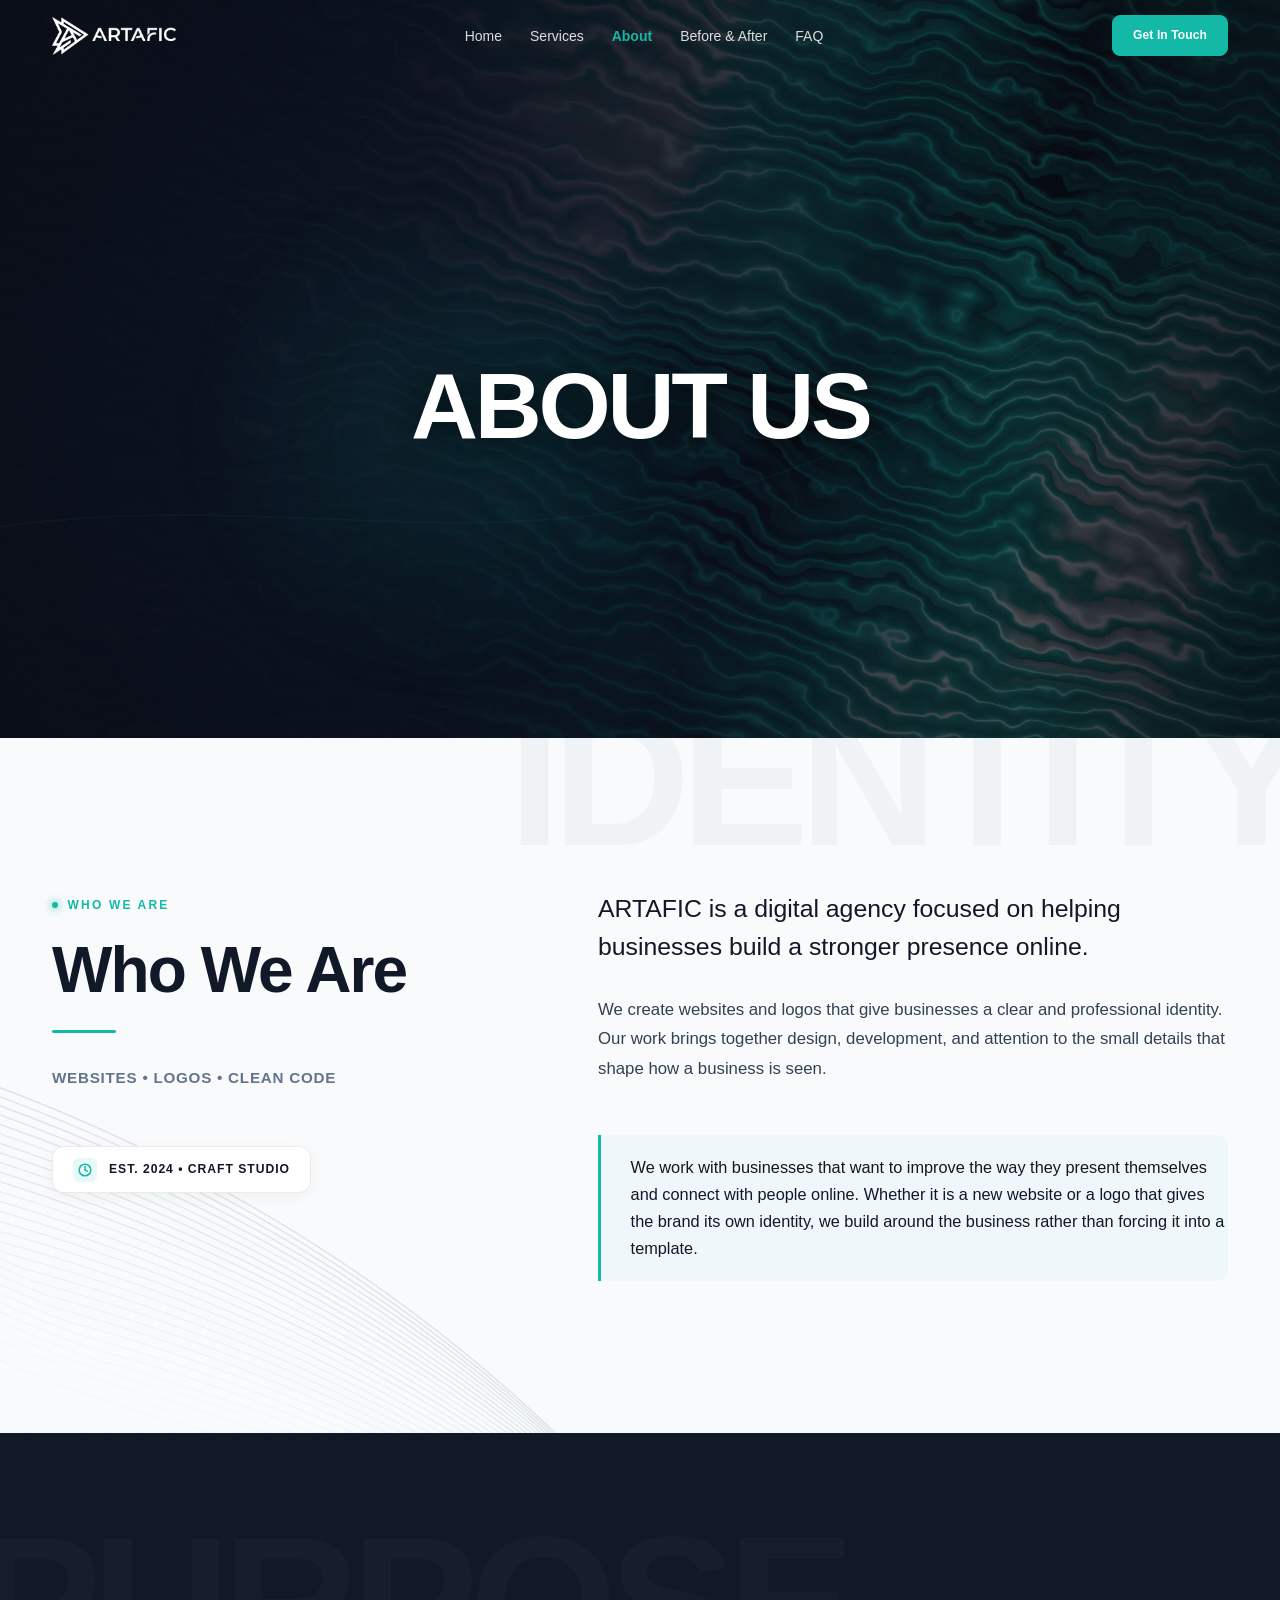
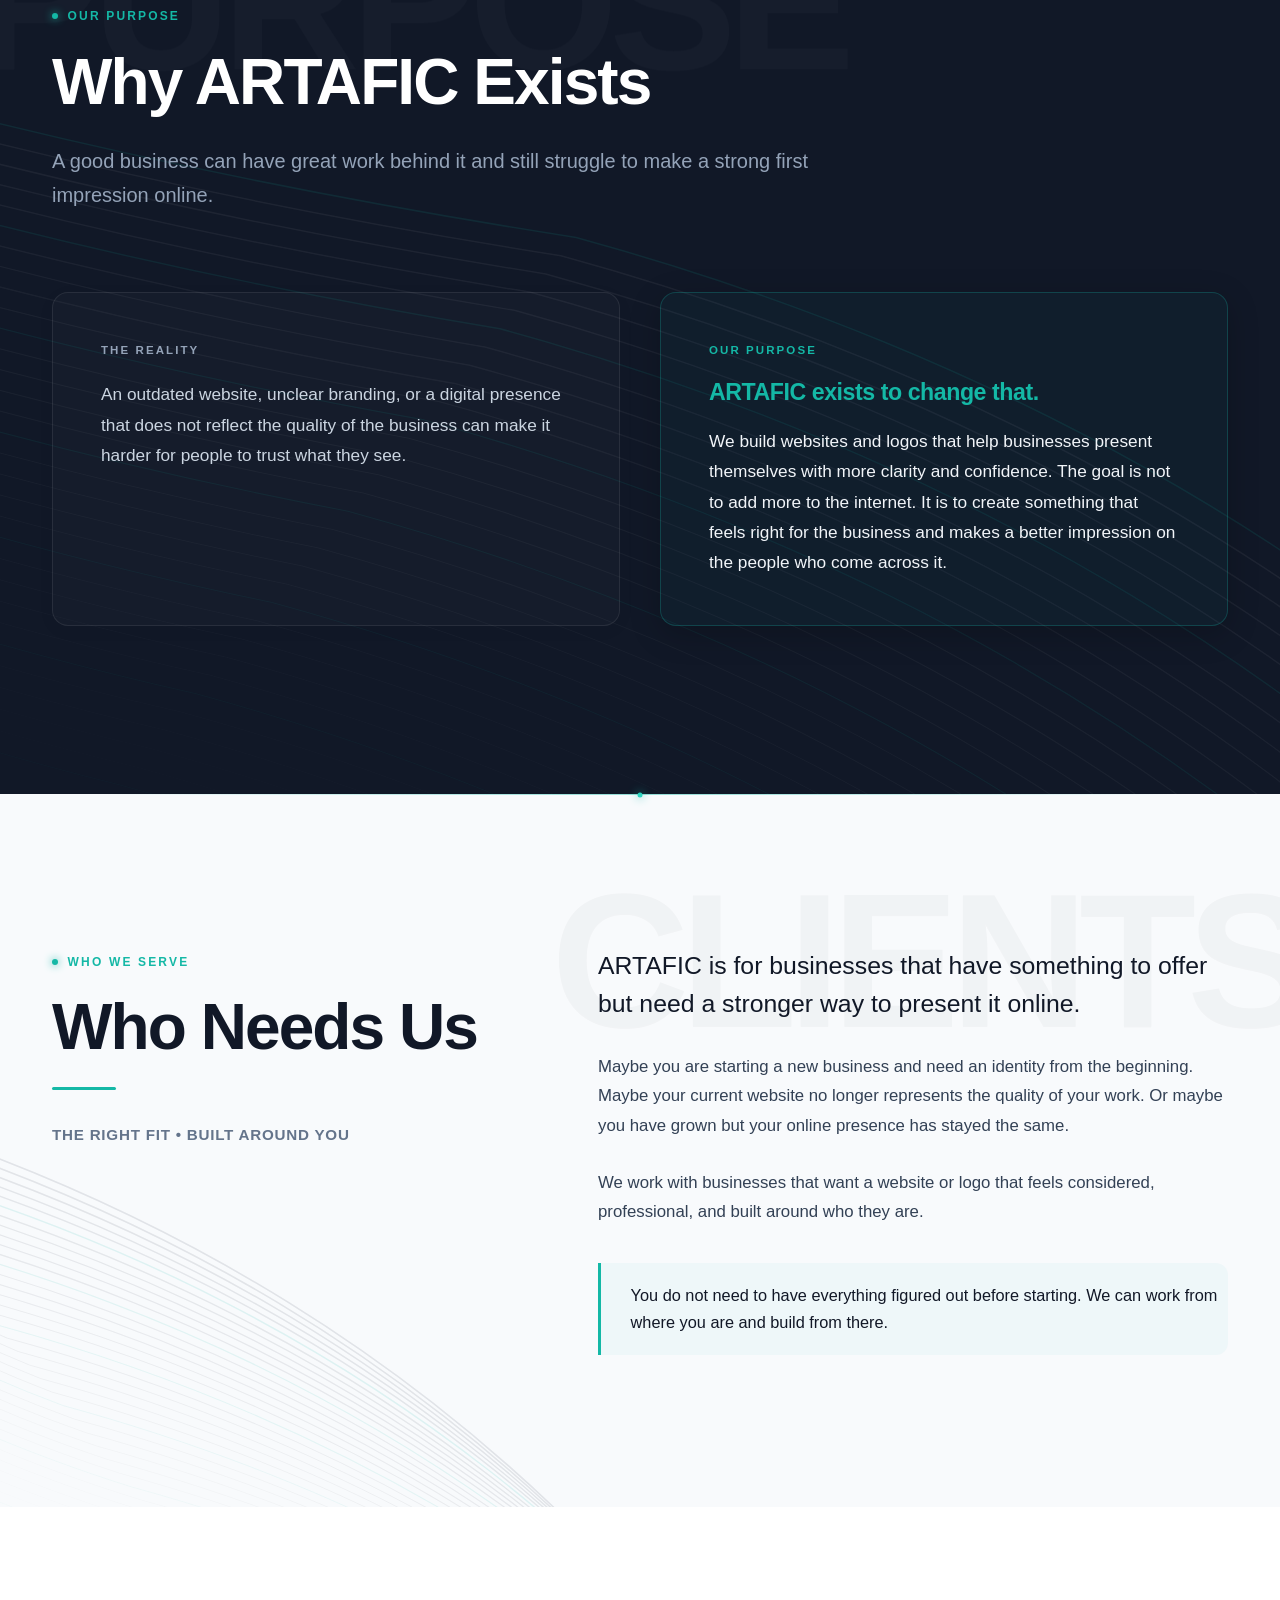
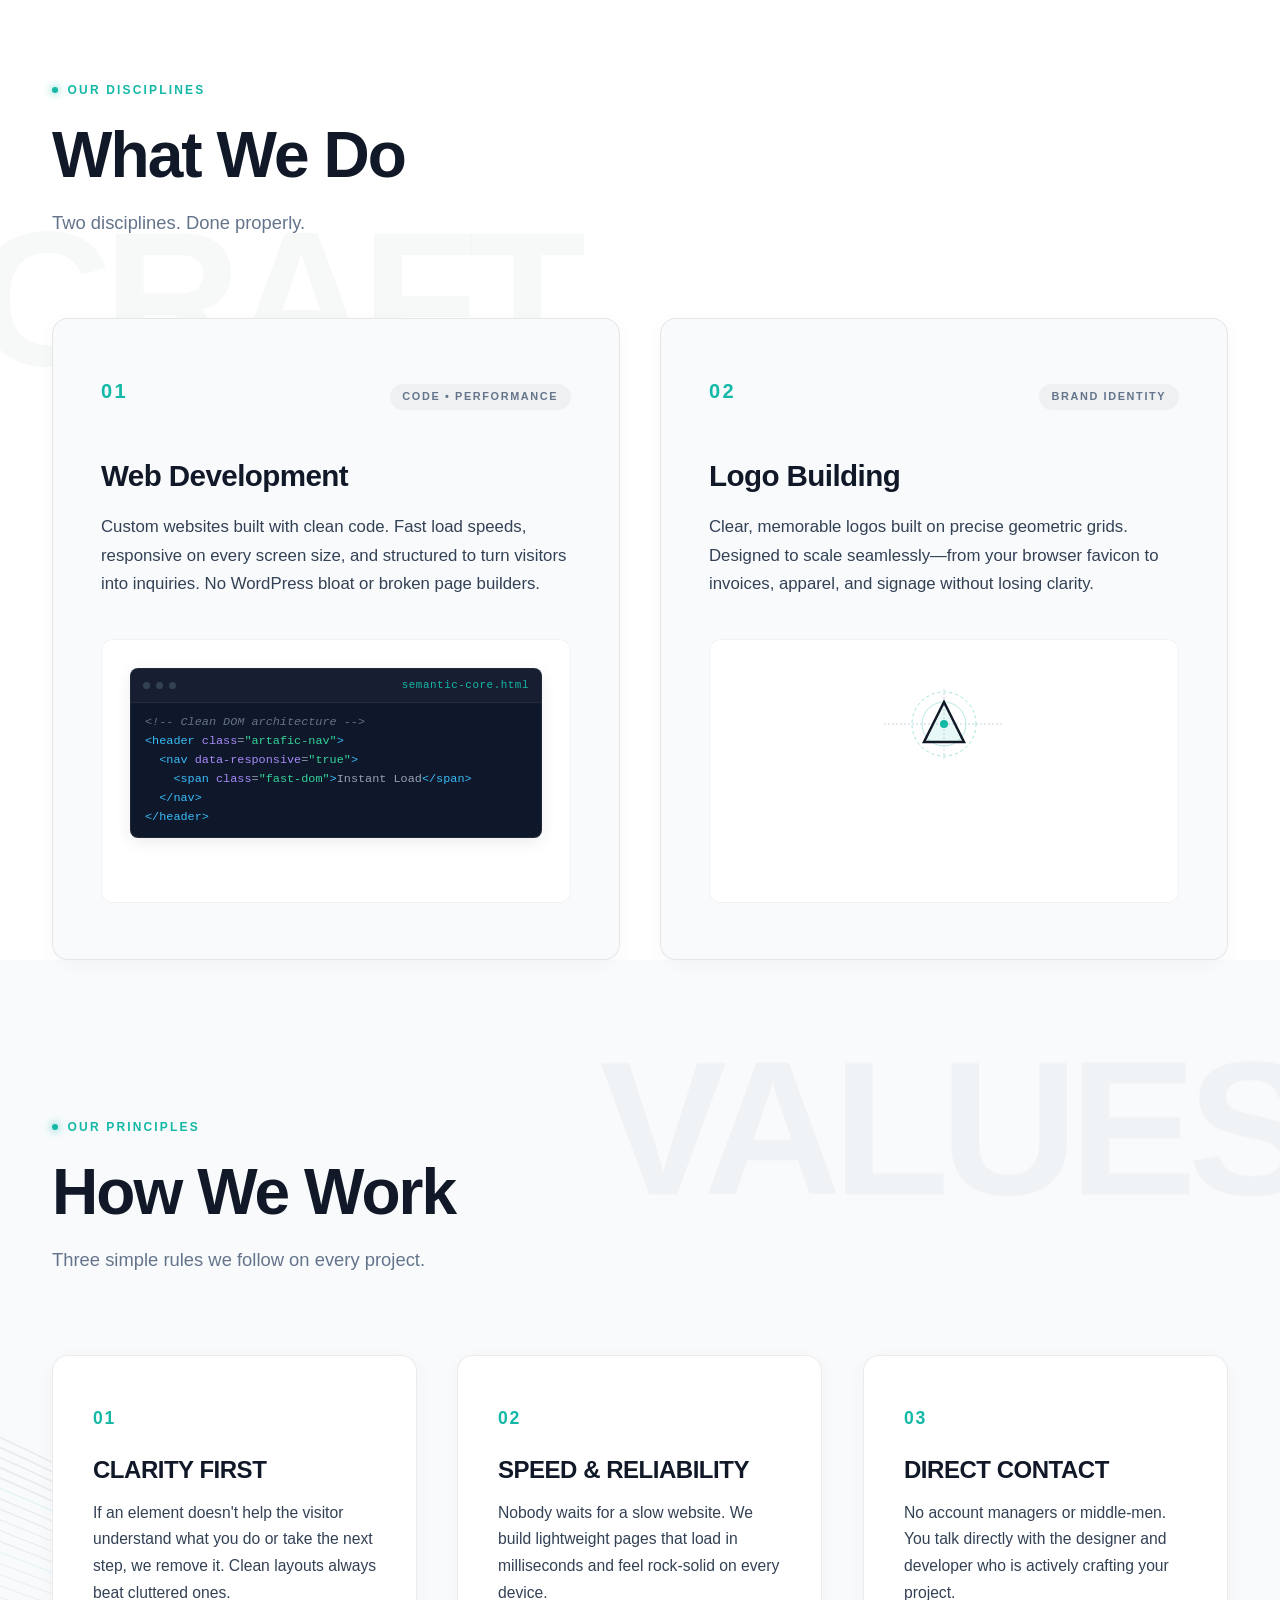
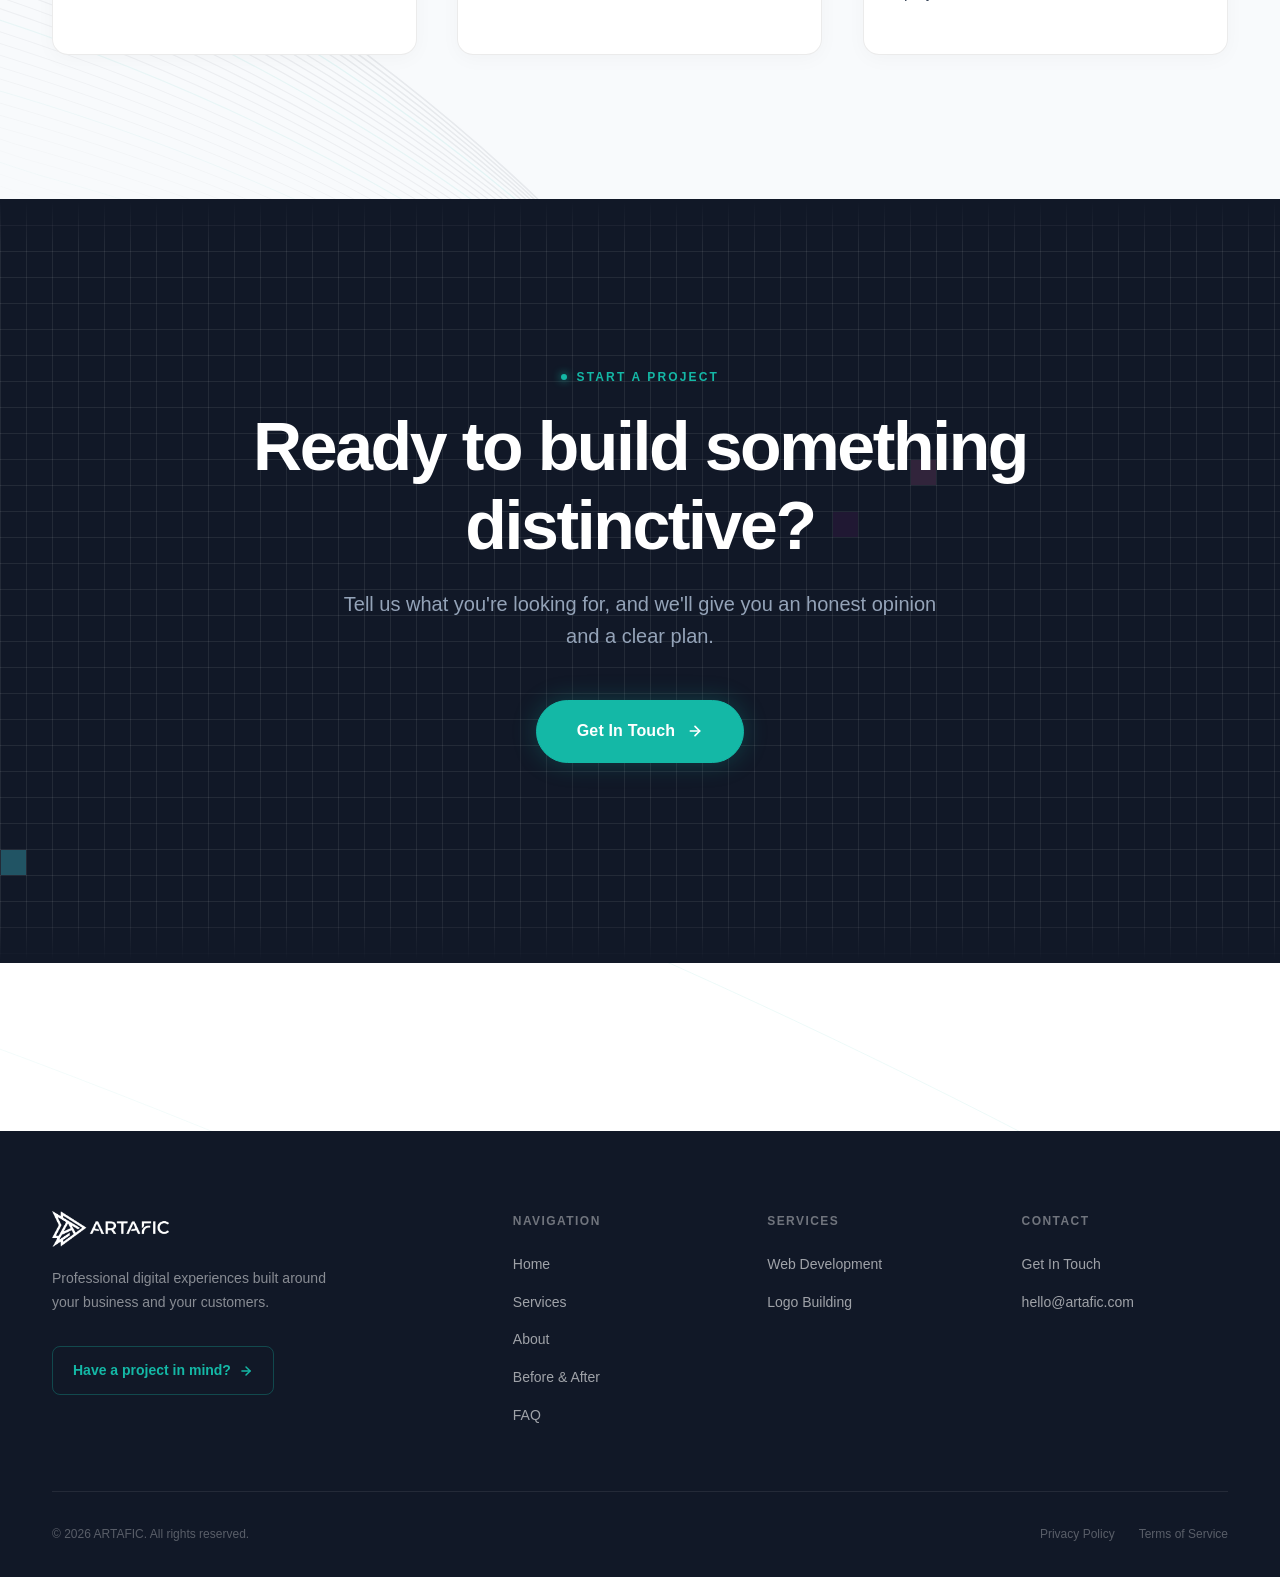
<file: about.html>
<!DOCTYPE html>
<html lang="en">
<head>
  <meta charset="UTF-8" />
  <meta name="viewport" content="width=device-width, initial-scale=1.0" />
  <meta http-equiv="X-UA-Compatible" content="IE=edge" />

  <!-- Security Headers -->
  <meta http-equiv="Content-Security-Policy" content="default-src 'self'; script-src 'self' 'unsafe-inline' https://esm.sh; style-src 'self' 'unsafe-inline' https://fonts.googleapis.com; font-src 'self' https://fonts.gstatic.com; img-src 'self' data: https://motionsites.ai https://cdn.cosmos.so https://shrug-person-78902957.figma.site; connect-src 'self' https://esm.sh; object-src 'none'; base-uri 'self'; form-action 'self' mailto:;" />
  <meta http-equiv="X-Content-Type-Options" content="nosniff" />
  <meta http-equiv="Referrer-Policy" content="strict-origin-when-cross-origin" />

  <!-- SEO -->
  <meta name="google-site-verification" content="a_2RpcLyJkDHQhTWIVu5BeVPZF6huv7hIAScZ9HsRRM" />
  <title>About &mdash; ARTAFIC | Websites &amp; Logos for Serious Businesses</title>
  <meta name="description" content="Learn about ARTAFIC. We build custom websites and design clean logos for businesses that want to look professional online." />
  <meta name="robots" content="index, follow" />
  <link rel="canonical" href="https://artafic.vercel.app/about" />
  <link rel="icon" type="image/svg+xml" href="assets/images/favicon.svg?v=3.0" />
  <link rel="icon" type="image/png" sizes="48x48" href="assets/images/favicon-48x48.png?v=3.0" />
  <link rel="icon" type="image/png" sizes="32x32" href="assets/images/favicon-32x32.png?v=3.0" />
  <link rel="icon" type="image/png" sizes="16x16" href="assets/images/favicon-16x16.png?v=3.0" />
  <link rel="shortcut icon" href="favicon.ico?v=3.0" />
  <link rel="apple-touch-icon" sizes="180x180" href="assets/images/apple-touch-icon.png?v=3.0" />

  <!-- Open Graph -->
  <meta property="og:type" content="website" />
  <meta property="og:url" content="https://artafic.vercel.app/about" />
  <meta property="og:title" content="About &mdash; ARTAFIC" />
  <meta property="og:description" content="Learn about ARTAFIC. We build custom websites and design clean logos for businesses that want to look professional online." />
  <meta property="og:image" content="https://artafic.vercel.app/assets/images/og-image.jpg?v=2.0" />
  <meta property="og:image:width" content="1200" />
  <meta property="og:image:height" content="630" />
  <meta property="og:image:type" content="image/jpeg" />
  <meta name="twitter:card" content="summary_large_image" />
  <meta name="twitter:title" content="About &mdash; ARTAFIC" />
  <meta name="twitter:description" content="Learn about ARTAFIC. We build custom websites and design clean logos for businesses that want to look professional online." />
  <meta name="twitter:image" content="https://artafic.vercel.app/assets/images/og-image.jpg?v=2.0" />

  <!-- Fonts -->
  <link rel="preconnect" href="https://fonts.googleapis.com" />
  <link rel="preconnect" href="https://fonts.gstatic.com" crossorigin />
  <link href="https://fonts.googleapis.com/css2?family=Unbounded:wght@400;500;600;700;800&family=Montserrat:wght@400;500;600;700;800&family=Inter:wght@400;500;600&display=swap" rel="stylesheet" />

  <!-- Styles -->
  <link rel="stylesheet" href="css/styles.css?v=5.6" />
  <link rel="stylesheet" href="css/about.css?v=3.5" />
</head>
<body class="about-page">

<!-- Top Scroll Progress Indicator -->
<div id="about-scroll-progress" class="about-scroll-progress" role="progressbar" aria-label="Page reading progress"></div>

<!-- ARTAFIC Branded Loader (Solid Wordmark + SelfMadeSystem Stroke Animation) -->
<div id="artafic-loader" class="artafic-loading-overlay">
  <div class="artafic-loader" role="status" aria-label="Loading ARTAFIC">
    <svg xmlns="http://www.w3.org/2000/svg" viewBox="-25 -20 2045 365" class="artafic-wordmark-svg" aria-hidden="true">
      <!-- Layer 1: Solid Filled ARTAFIC Wordmark (#111827 dark + #14B8A6 teal accents) -->
      <g class="artafic-wordmark-fill">
        <path d="M 152 10 L 215 11 L 337 265 L 358 311 L 359 318 L 299 320 L 211 124 L 184 70 L 163 110 L 134 180 L 125 191 L 111 223 L 108 236 L 71 316 L 48 320 L 9 319 Z" fill="#111827" fill-rule="evenodd" />
        <path d="M 133 180 L 139 186 L 164 194 L 219 203 L 237 235 L 241 251 L 223 252 L 178 246 L 145 239 L 114 228 L 109 232 L 125 191 Z" fill="#14B8A6" fill-rule="evenodd" />
        <path d="M 399 10 L 548 10 L 579 13 L 611 25 L 640 50 L 654 72 L 661 96 L 662 130 L 659 146 L 650 168 L 640 182 L 621 201 L 597 215 L 597 217 L 651 292 L 666 318 L 604 319 L 543 228 L 474 228 L 459 230 L 457 318 L 403 319 L 400 317 Z M 460 58 L 458 70 L 459 179 L 553 177 L 579 166 L 594 152 L 603 128 L 603 105 L 595 83 L 582 70 L 566 60 Z" fill="#111827" fill-rule="evenodd" />
        <path d="M 686 10 L 954 10 L 953 43 L 949 58 L 849 59 L 847 318 L 796 319 L 793 317 L 792 59 L 688 57 Z" fill="#111827" fill-rule="evenodd" />
        <path d="M 1085 10 L 1125 10 L 1182 129 L 1192 156 L 1165 173 L 1153 179 L 1148 179 L 1139 165 L 1105 91 L 1093 70 L 981 315 L 976 318 L 954 320 L 921 319 L 920 316 L 924 305 L 963 226 L 1062 12 Z M 1212 201 L 1217 202 L 1219 206 L 1257 286 L 1269 318 L 1210 320 L 1204 309 L 1176 247 L 1169 226 L 1190 216 Z" fill="#111827" fill-rule="evenodd" />
        <path d="M 1191 151 L 1216 202 L 1212 201 L 1206 204 L 1190 216 L 1169 226 L 1171 233 L 1166 228 L 1137 239 L 1084 249 L 1047 251 L 1038 248 L 1041 235 L 1057 202 L 1097 198 L 1133 188 L 1144 182 L 1137 161 L 1147 178 L 1153 179 L 1192 156 Z" fill="#14B8A6" fill-rule="evenodd" />
        <path d="M 1311 10 L 1543 10 L 1542 56 L 1365 59 L 1365 128 L 1346 142 L 1325 164 L 1317 177 L 1310 182 Z" fill="#111827" fill-rule="evenodd" />
        <path d="M 1476 117 L 1516 118 L 1516 166 L 1481 164 L 1455 167 L 1432 173 L 1408 185 L 1388 204 L 1377 223 L 1371 240 L 1366 269 L 1365 320 L 1311 318 L 1308 312 L 1308 291 L 1313 241 L 1324 208 L 1343 177 L 1367 153 L 1398 134 L 1433 122 Z" fill="#14B8A6" fill-rule="evenodd" />
        <path d="M 1591 10 L 1648 10 L 1646 318 L 1591 320 Z" fill="#111827" fill-rule="evenodd" />
        <path d="M 1851 5 L 1896 6 L 1929 14 L 1960 29 L 1977 41 L 1987 52 L 1982 61 L 1954 89 L 1926 69 L 1896 57 L 1852 55 L 1830 59 L 1809 68 L 1790 82 L 1773 103 L 1762 125 L 1759 172 L 1763 197 L 1780 228 L 1805 252 L 1824 262 L 1840 267 L 1883 269 L 1913 261 L 1953 235 L 1988 267 L 1971 285 L 1952 299 L 1918 313 L 1885 319 L 1850 320 L 1825 316 L 1795 306 L 1766 290 L 1738 265 L 1721 241 L 1708 211 L 1702 183 L 1701 149 L 1707 114 L 1719 84 L 1737 58 L 1761 36 L 1789 20 L 1819 10 Z" fill="#111827" fill-rule="evenodd" />
      </g>

      <!-- Layer 2: SelfMadeSystem Animated Stroke Layer (Active Tracer Beam, Fades to 0 at Rest) -->
      <g class="artafic-wordmark-stroke">
        <g class="letter-a1">
          <path d="M 152 10 L 215 11 L 337 265 L 358 311 L 359 318 L 299 320 L 211 124 L 184 70 L 163 110 L 134 180 L 125 191 L 111 223 L 108 236 L 71 316 L 48 320 L 9 319 Z" fill="none" stroke="#14B8A6" stroke-width="7" stroke-linecap="round" stroke-linejoin="round" class="dash" pathLength="360" />
          <path d="M 133 180 L 139 186 L 164 194 L 219 203 L 237 235 L 241 251 L 223 252 L 178 246 L 145 239 L 114 228 L 109 232 L 125 191 Z" fill="none" stroke="#2DD4BF" stroke-width="8" stroke-linecap="round" stroke-linejoin="round" class="dash" pathLength="360" />
        </g>
        <g class="letter-r">
          <path d="M 399 10 L 548 10 L 579 13 L 611 25 L 640 50 L 654 72 L 661 96 L 662 130 L 659 146 L 650 168 L 640 182 L 621 201 L 597 215 L 597 217 L 651 292 L 666 318 L 604 319 L 543 228 L 474 228 L 459 230 L 457 318 L 403 319 L 400 317 Z M 460 58 L 458 70 L 459 179 L 553 177 L 579 166 L 594 152 L 603 128 L 603 105 L 595 83 L 582 70 L 566 60 Z" fill="none" stroke="#14B8A6" stroke-width="7" stroke-linecap="round" stroke-linejoin="round" class="dash" pathLength="360" />
        </g>
        <g class="letter-t">
          <path d="M 686 10 L 954 10 L 953 43 L 949 58 L 849 59 L 847 318 L 796 319 L 793 317 L 792 59 L 688 57 Z" fill="none" stroke="#14B8A6" stroke-width="7" stroke-linecap="round" stroke-linejoin="round" class="dash" pathLength="360" />
        </g>
        <g class="letter-a2">
          <path d="M 1085 10 L 1125 10 L 1182 129 L 1192 156 L 1165 173 L 1153 179 L 1148 179 L 1139 165 L 1105 91 L 1093 70 L 981 315 L 976 318 L 954 320 L 921 319 L 920 316 L 924 305 L 963 226 L 1062 12 Z M 1212 201 L 1217 202 L 1219 206 L 1257 286 L 1269 318 L 1210 320 L 1204 309 L 1176 247 L 1169 226 L 1190 216 Z" fill="none" stroke="#14B8A6" stroke-width="7" stroke-linecap="round" stroke-linejoin="round" class="dash" pathLength="360" />
          <path d="M 1191 151 L 1216 202 L 1212 201 L 1206 204 L 1190 216 L 1169 226 L 1171 233 L 1166 228 L 1137 239 L 1084 249 L 1047 251 L 1038 248 L 1041 235 L 1057 202 L 1097 198 L 1133 188 L 1144 182 L 1137 161 L 1147 178 L 1153 179 L 1192 156 Z" fill="none" stroke="#2DD4BF" stroke-width="8" stroke-linecap="round" stroke-linejoin="round" class="dash" pathLength="360" />
        </g>
        <g class="letter-f">
          <path d="M 1311 10 L 1543 10 L 1542 56 L 1365 59 L 1365 128 L 1346 142 L 1325 164 L 1317 177 L 1310 182 Z" fill="none" stroke="#14B8A6" stroke-width="7" stroke-linecap="round" stroke-linejoin="round" class="dash" pathLength="360" />
          <path d="M 1476 117 L 1516 118 L 1516 166 L 1481 164 L 1455 167 L 1432 173 L 1408 185 L 1388 204 L 1377 223 L 1371 240 L 1366 269 L 1365 320 L 1311 318 L 1308 312 L 1308 291 L 1313 241 L 1324 208 L 1343 177 L 1367 153 L 1398 134 L 1433 122 Z" fill="none" stroke="#2DD4BF" stroke-width="8" stroke-linecap="round" stroke-linejoin="round" class="dash" pathLength="360" />
        </g>
        <g class="letter-i">
          <path d="M 1591 10 L 1648 10 L 1646 318 L 1591 320 Z" fill="none" stroke="#14B8A6" stroke-width="7" stroke-linecap="round" stroke-linejoin="round" class="dash" pathLength="360" />
        </g>
        <g class="letter-c">
          <path d="M 1851 5 L 1896 6 L 1929 14 L 1960 29 L 1977 41 L 1987 52 L 1982 61 L 1954 89 L 1926 69 L 1896 57 L 1852 55 L 1830 59 L 1809 68 L 1790 82 L 1773 103 L 1762 125 L 1759 172 L 1763 197 L 1780 228 L 1805 252 L 1824 262 L 1840 267 L 1883 269 L 1913 261 L 1953 235 L 1988 267 L 1971 285 L 1952 299 L 1918 313 L 1885 319 L 1850 320 L 1825 316 L 1795 306 L 1766 290 L 1738 265 L 1721 241 L 1708 211 L 1702 183 L 1701 149 L 1707 114 L 1719 84 L 1737 58 L 1761 36 L 1789 20 L 1819 10 Z" fill="none" stroke="#14B8A6" stroke-width="7" stroke-linecap="round" stroke-linejoin="round" class="dash" pathLength="360" />
        </g>
      </g>
    </svg>
  </div>
</div>

<!-- ═══════════════════════════════════════════════════════════
     NAVIGATION (Preserved & Intact)
═══════════════════════════════════════════════════════════ -->
<header role="banner">
  <nav class="nav nav--on-dark" id="nav" aria-label="Main navigation">
    <div class="nav__inner">

      <a href="index.html" class="nav__logo" aria-label="ARTAFIC — Home">
        <img src="assets/images/logo.png" alt="ARTAFIC" class="nav__logo-image">
      </a>

      <ul class="nav__links" role="list">
        <li><a href="index.html"         class="nav__link" data-nav-link data-section="home">Home</a></li>
        <li><a href="index.html#services" class="nav__link" data-nav-link data-section="services">Services</a></li>
        <li><a href="about.html"              class="nav__link nav__link--active" style="color: var(--color-teal); font-weight: 600;" data-nav-link>About</a></li>
        <li><a href="index.html#before-after" class="nav__link" data-nav-link data-section="before-after">Before &amp; After</a></li>
        <li><a href="faq.html"                class="nav__link" data-nav-link>FAQ</a></li>
      </ul>

      <div class="nav__actions">
        <a href="index.html#booking" class="btn btn--primary btn--sm" data-section="booking">Get In Touch</a>
        <button class="nav__hamburger" id="hamburger" aria-label="Open navigation menu" aria-expanded="false" aria-controls="mobile-menu">
          <span class="nav__hamburger-line" aria-hidden="true"></span>
          <span class="nav__hamburger-line" aria-hidden="true"></span>
          <span class="nav__hamburger-line" aria-hidden="true"></span>
        </button>
      </div>

    </div>
  </nav>

  <!-- Mobile Full-Screen Menu -->
  <div class="nav__mobile" id="mobile-menu" role="dialog" aria-label="Mobile navigation" aria-modal="true">
    <div class="nav__mobile-header">
      <a href="index.html" class="nav__logo" aria-label="ARTAFIC — Home" data-mobile-nav-link data-section="home">
        <img src="assets/images/logo.png" alt="ARTAFIC" class="nav__logo-image">
      </a>
      <button class="nav__mobile-close" id="mobile-menu-close" aria-label="Close navigation menu">
        <svg xmlns="http://www.w3.org/2000/svg" width="24" height="24" viewBox="0 0 24 24" fill="none" stroke="currentColor" stroke-width="2" stroke-linecap="round" stroke-linejoin="round"><line x1="18" y1="6" x2="6" y2="18"/><line x1="6" y1="6" x2="18" y2="18"/></svg>
      </button>
    </div>
    <div class="nav__mobile-body">
      <ul class="nav__mobile-links" role="list">
        <li><a href="index.html"         class="nav__mobile-link" data-mobile-nav-link data-section="home">Home</a></li>
        <li><a href="index.html#services" class="nav__mobile-link" data-mobile-nav-link data-section="services">Services</a></li>
        <li><a href="about.html"              class="nav__mobile-link" style="color: var(--color-teal);" data-mobile-nav-link>About</a></li>
        <li><a href="index.html#before-after" class="nav__mobile-link" data-mobile-nav-link data-section="before-after">Before &amp; After</a></li>
        <li><a href="faq.html"                class="nav__mobile-link" data-mobile-nav-link>FAQ</a></li>
      </ul>
      <div class="nav__mobile-actions">
        <a href="index.html#booking" class="btn btn--primary btn--lg" style="width:100%; justify-content:center;" data-mobile-nav-link data-section="booking">Get In Touch</a>
      </div>
    </div>
  </div>
</header>

<main id="main-content" tabindex="-1">
  
  <!-- ═══════════════════════════════════════════════════════════
       SECTION 01: ABOUT HERO (Fluted Glass Composition & Parallax)
  ═══════════════════════════════════════════════════════════ -->
  <section class="about-hero" id="about-hero">
    <div class="about-hero__overlay" aria-hidden="true"></div>
    <div class="about-hero__ambient-glow hero-step" data-step="5" data-mouse-parallax="7" aria-hidden="true"></div>
    <div class="about-hero__flowing-paths" aria-hidden="true">
      <svg class="fp-svg" viewBox="0 0 1000 600" preserveAspectRatio="none">
        <path d="M -100 450 C 250 350, 450 550, 850 250 C 950 180, 1100 200, 1200 120" stroke="rgba(20, 184, 166, 0.15)" stroke-width="1.5" fill="none" stroke-linecap="round"/>
        <path d="M -100 350 C 200 480, 500 220, 800 400 C 920 480, 1050 320, 1200 250" stroke="rgba(255, 255, 255, 0.04)" stroke-width="1.2" fill="none" stroke-linecap="round"/>
        <path d="M -50 250 C 300 200, 600 450, 950 150 C 1050 80, 1150 120, 1250 80" stroke="rgba(20, 184, 166, 0.08)" stroke-width="1" fill="none" stroke-linecap="round"/>
      </svg>
    </div>
    <div class="grain-overlay" aria-hidden="true"></div>
    
    <div class="container relative-z">
      <div class="about-hero__layout">
        <h1 class="about-hero__title hero-step" data-step="1" style="margin: 0;"><strong>ABOUT US</strong></h1>
      </div>
    </div>
  </section>

  <!-- ═══════════════════════════════════════════════════════════
       SECTION 02: WHO WE ARE (Editorial 2-Column Balance)
  ═══════════════════════════════════════════════════════════ -->
  <section class="who-we-are" id="who-we-are">
    <!-- Large Light Background Text with subtle Parallax -->
    <div class="chapter-watermark chapter-watermark--identity" aria-hidden="true" data-parallax="-0.12">IDENTITY</div>
    <div class="floating-paths-bg" data-pos="1" data-theme="light" style="opacity: 0.45;"></div>
    
    <div class="container relative-z">
      <div class="who-we-are__grid">
        <!-- Left: Heading (0.0s) & Supporting Details -->
        <div class="who-we-are__left fade-up">
          <p class="about-section-tag">WHO WE ARE</p>
          <h2 class="who-we-are__heading">Who We Are</h2>
          <div class="who-we-are__accent-line" aria-hidden="true"></div>
          <p class="who-we-are__tagline">Websites &bull; Logos &bull; Clean Code</p>

          <div class="who-we-are__badge" data-mouse-parallax="4" aria-hidden="true">
            <span class="who-we-are__badge-icon">
              <svg width="14" height="14" viewBox="0 0 24 24" fill="none" stroke="currentColor" stroke-width="2.5" stroke-linecap="round" stroke-linejoin="round"><circle cx="12" cy="12" r="10"/><polyline points="12 6 12 12 16 14"/></svg>
            </span>
            <span class="who-we-are__badge-text">EST. 2024 &bull; CRAFT STUDIO</span>
          </div>
        </div>

        <!-- Right: Grounded, Honest, Human Copy -->
        <div class="who-we-are__right fade-up">
          <p class="who-we-are__lead">
            ARTAFIC is a digital agency focused on helping businesses build a stronger presence online.
          </p>
          <p class="who-we-are__body">
            We create websites and logos that give businesses a clear and professional identity. Our work brings together design, development, and attention to the small details that shape how a business is seen.
          </p>
          <div class="who-we-are__quote">
            <p class="who-we-are__quote-text">
              We work with businesses that want to improve the way they present themselves and connect with people online. Whether it is a new website or a logo that gives the brand its own identity, we build around the business rather than forcing it into a template.
            </p>
          </div>
        </div>
      </div>
    </div>
  </section>

  <!-- ═══════════════════════════════════════════════════════════
       SECTION 03: WHY ARTAFIC EXISTS (Structured Contrast Composition)
  ═══════════════════════════════════════════════════════════ -->
  <section class="why-exists" id="why-exists">
    <!-- Large Light Background Text with subtle Parallax -->
    <div class="chapter-watermark chapter-watermark--purpose" aria-hidden="true" data-parallax="-0.12">PURPOSE</div>
    <div class="floating-paths-bg" data-pos="-1" data-theme="minimal" style="opacity: 0.35;"></div>
    
    <div class="container relative-z">
      <div class="why-exists__header fade-up">
        <p class="about-section-tag">OUR PURPOSE</p>
        <h2 class="why-exists__title">Why ARTAFIC Exists</h2>
        <p class="why-exists__subtitle">
          A good business can have great work behind it and still struggle to make a strong first impression online.
        </p>
      </div>

      <div class="why-exists__contrast-grid">
        <!-- Problem Card -->
        <div class="contrast-card contrast-card--problem studio-card fade-up">
          <span class="contrast-card__label">THE REALITY</span>
          <p class="contrast-card__desc">
            An outdated website, unclear branding, or a digital presence that does not reflect the quality of the business can make it harder for people to trust what they see.
          </p>
        </div>

        <!-- Solution Card -->
        <div class="contrast-card contrast-card--solution studio-card fade-up">
          <span class="contrast-card__label">OUR PURPOSE</span>
          <h3 class="contrast-card__heading">ARTAFIC exists to change that.</h3>
          <p class="contrast-card__desc">
            We build websites and logos that help businesses present themselves with more clarity and confidence. The goal is not to add more to the internet. It is to create something that feels right for the business and makes a better impression on the people who come across it.
          </p>
        </div>
      </div>
    </div>
  </section>

  <!-- Animated Section Divider with Glowing Center Dot -->
  <div class="section-divider" aria-hidden="true">
    <div class="section-divider__line">
      <div class="section-divider__dot"></div>
    </div>
  </div>

  <!-- ═══════════════════════════════════════════════════════════
       SECTION 04: WHO NEEDS US (Editorial 2-Column Balance)
  ═══════════════════════════════════════════════════════════ -->
  <section class="who-needs-us" id="who-needs-us">
    <!-- Large Light Background Text with subtle Parallax -->
    <div class="chapter-watermark chapter-watermark--clients" aria-hidden="true" data-parallax="-0.12">CLIENTS</div>
    <div class="floating-paths-bg" data-pos="1" data-theme="light" style="opacity: 0.45;"></div>
    
    <div class="container relative-z">
      <div class="who-needs-us__grid">
        <!-- Left: Heading & Supporting Details -->
        <div class="who-needs-us__left fade-up">
          <p class="about-section-tag">WHO WE SERVE</p>
          <h2 class="who-needs-us__heading">Who Needs Us</h2>
          <div class="who-needs-us__accent-line" aria-hidden="true"></div>
          <p class="who-needs-us__tagline">The Right Fit &bull; Built Around You</p>
        </div>

        <!-- Right: Grounded, Honest, Human Copy -->
        <div class="who-needs-us__right fade-up">
          <p class="who-needs-us__lead">
            ARTAFIC is for businesses that have something to offer but need a stronger way to present it online.
          </p>
          <p class="who-needs-us__body">
            Maybe you are starting a new business and need an identity from the beginning. Maybe your current website no longer represents the quality of your work. Or maybe you have grown but your online presence has stayed the same.
          </p>
          <p class="who-needs-us__body">
            We work with businesses that want a website or logo that feels considered, professional, and built around who they are.
          </p>
          <div class="who-needs-us__note">
            <p class="who-needs-us__note-text">
              You do not need to have everything figured out before starting. We can work from where you are and build from there.
            </p>
          </div>
        </div>
      </div>
    </div>
  </section>

  <!-- ═══════════════════════════════════════════════════════════
       SECTION 05: WHAT WE DO (Services Cards & Visuals)
  ═══════════════════════════════════════════════════════════ -->
  <section class="what-we-do" id="what-we-do">
    <!-- Large Light Background Text with subtle Parallax -->
    <div class="chapter-watermark chapter-watermark--craft" aria-hidden="true" data-parallax="-0.12">CRAFT</div>
    <div class="floating-paths-bg" data-pos="-1" data-theme="minimal" style="opacity: 0.4;"></div>
    
    <div class="container relative-z">
      <div class="what-we-do__header fade-up">
        <p class="about-section-tag">OUR DISCIPLINES</p>
        <h2 class="what-we-do__title">What We Do</h2>
        <p class="what-we-do__sub">Two disciplines. Done properly.</p>
      </div>

      <div class="what-we-do__grid">
        <!-- Card 1: Web Development -->
        <div class="service-card studio-card fade-up">
          <div class="service-card__top">
            <span class="service-card__number">01</span>
            <span class="service-card__badge">CODE &bull; PERFORMANCE</span>
          </div>
          <h3 class="service-card__title">Web Development</h3>
          <p class="service-card__desc">
            Custom websites built with clean code. Fast load speeds, responsive on every screen size, and structured to turn visitors into inquiries. No WordPress bloat or broken page builders.
          </p>
          <div class="service-card__visual" aria-hidden="true">
            <div class="service-code-preview" data-mouse-parallax="5">
              <div class="service-code-preview__header">
                <span class="service-code-preview__dot"></span>
                <span class="service-code-preview__dot"></span>
                <span class="service-code-preview__dot"></span>
                <span class="service-code-preview__title">semantic-core.html</span>
              </div>
              <div class="service-code-preview__body">
                <code><span class="code-comment">&lt;!-- Clean DOM architecture --&gt;</span><br>
                <span class="code-tag">&lt;header</span> <span class="code-attr">class</span>=<span class="code-string">"artafic-nav"</span><span class="code-tag">&gt;</span><br>
                &nbsp;&nbsp;<span class="code-tag">&lt;nav</span> <span class="code-attr">data-responsive</span>=<span class="code-string">"true"</span><span class="code-tag">&gt;</span><br>
                &nbsp;&nbsp;&nbsp;&nbsp;<span class="code-tag">&lt;span</span> <span class="code-attr">class</span>=<span class="code-string">"fast-dom"</span><span class="code-tag">&gt;</span>Instant Load<span class="code-tag">&lt;/span&gt;</span><br>
                &nbsp;&nbsp;<span class="code-tag">&lt;/nav&gt;</span><br>
                <span class="code-tag">&lt;/header&gt;</span></code>
              </div>
            </div>
          </div>
        </div>

        <!-- Card 2: Logo Building -->
        <div class="service-card studio-card fade-up">
          <div class="service-card__top">
            <span class="service-card__number">02</span>
            <span class="service-card__badge">BRAND IDENTITY</span>
          </div>
          <h3 class="service-card__title">Logo Building</h3>
          <p class="service-card__desc">
            Clear, memorable logos built on precise geometric grids. Designed to scale seamlessly&mdash;from your browser favicon to invoices, apparel, and signage without losing clarity.
          </p>
          <div class="service-card__visual" aria-hidden="true">
            <div class="logo-grid-preview">
              <svg class="logo-grid-svg" data-mouse-parallax="6" viewBox="0 0 240 80" fill="none" xmlns="http://www.w3.org/2000/svg">
                <circle cx="120" cy="40" r="32" stroke="#14B8A6" stroke-width="1" stroke-dasharray="3 3" opacity="0.4"/>
                <circle cx="120" cy="40" r="22" stroke="#14B8A6" stroke-width="1" opacity="0.3"/>
                <line x1="60" y1="40" x2="180" y2="40" stroke="#CBD5E1" stroke-width="1" stroke-dasharray="2 2"/>
                <line x1="120" y1="5" x2="120" y2="75" stroke="#CBD5E1" stroke-width="1" stroke-dasharray="2 2"/>
                <polygon points="120,18 140,58 100,58" stroke="#111827" stroke-width="2.5" fill="rgba(20, 184, 166, 0.1)"/>
                <circle cx="120" cy="40" r="4" fill="#14B8A6"/>
              </svg>
            </div>
          </div>
        </div>
      </div>
    </div>
  <!-- ═══════════════════════════════════════════════════════════
       SECTION 06: HOW WE WORK / PRINCIPLES
  ═══════════════════════════════════════════════════════════ -->
  <section class="our-approach" id="our-approach">
  <div id="how-we-work" style="position: absolute; top: 0; left: 0; pointer-events: none;" aria-hidden="true"></div>
    <!-- Large Light Background Text with subtle Parallax -->
    <div class="chapter-watermark chapter-watermark--values" aria-hidden="true" data-parallax="-0.12">VALUES</div>
    <div class="floating-paths-bg" data-pos="1" data-theme="light" style="opacity: 0.35;"></div>
    
    <div class="container relative-z">
      <div class="our-approach__header fade-up">
        <p class="about-section-tag">OUR PRINCIPLES</p>
        <h2 class="our-approach__title">How We Work</h2>
        <p class="our-approach__sub">Three simple rules we follow on every project.</p>
      </div>

      <div class="approach-grid">
        <div class="approach-card studio-card fade-up">
          <span class="approach-card__num">01</span>
          <h3 class="approach-card__title">CLARITY FIRST</h3>
          <p class="approach-card__desc">
            If an element doesn't help the visitor understand what you do or take the next step, we remove it. Clean layouts always beat cluttered ones.
          </p>
        </div>

        <div class="approach-card studio-card fade-up">
          <span class="approach-card__num">02</span>
          <h3 class="approach-card__title">SPEED &amp; RELIABILITY</h3>
          <p class="approach-card__desc">
            Nobody waits for a slow website. We build lightweight pages that load in milliseconds and feel rock-solid on every device.
          </p>
        </div>

        <div class="approach-card studio-card fade-up">
          <span class="approach-card__num">03</span>
          <h3 class="approach-card__title">DIRECT CONTACT</h3>
          <p class="approach-card__desc">
            No account managers or middle-men. You talk directly with the designer and developer who is actively crafting your project.
          </p>
        </div>
      </div>
    </div>

  </section>

  <!-- ═══════════════════════════════════════════════════════════
       SECTION 07: FINAL CTA
  ═══════════════════════════════════════════════════════════ -->
  <section class="about-cta" id="about-cta">
    <div class="grid-pulse" data-slot="grid-pulse" aria-hidden="true">
      <canvas class="grid-pulse__canvas"></canvas>
    </div>
    <div class="container relative-z fade-up">
      <div class="about-cta__content">
        <p class="about-section-tag" style="justify-content: center;">START A PROJECT</p>
        <h2 class="about-cta__title" data-grid-avoid>Ready to build something distinctive?</h2>
        <p class="about-cta__sub">
          Tell us what you're looking for, and we'll give you an honest opinion and a clear plan.
        </p>
        <a href="index.html#booking" class="btn btn--primary">
          <span>Get In Touch</span>
          <svg xmlns="http://www.w3.org/2000/svg" width="16" height="16" viewBox="0 0 24 24" fill="none" stroke="currentColor" stroke-width="2.5" stroke-linecap="round" stroke-linejoin="round" aria-hidden="true"><line x1="5" y1="12" x2="19" y2="12"></line><polyline points="12 5 19 12 12 19"></polyline></svg>
        </a>
      </div>
    </div>
  </section>

</main>

<footer class="footer" role="contentinfo" aria-label="Site footer">
  <div class="container">
    <div class="footer__grid">

      <div class="footer__brand">
        <a href="index.html" class="footer__brand-logo" aria-label="ARTAFIC — Home">
          <img src="assets/images/logo.png" alt="ARTAFIC" class="footer__logo-image" width="117" height="36">
        </a>
        <p class="footer__brand-desc">Professional digital experiences built around your business and your customers.</p>
        <a href="index.html#booking" class="footer__brand-cta">
          Have a project in mind?
          <svg xmlns="http://www.w3.org/2000/svg" width="14" height="14" viewBox="0 0 24 24" fill="none" stroke="currentColor" stroke-width="2.5" stroke-linecap="round" stroke-linejoin="round" aria-hidden="true"><path d="M5 12h14"/><path d="m12 5 7 7-7 7"/></svg>
        </a>
      </div>

      <div class="footer__col">
        <p class="footer__col-title">Navigation</p>
        <ul class="footer__links" role="list">
          <li><a href="index.html" class="footer__link" data-section="home">Home</a></li>
          <li><a href="index.html#services" class="footer__link" data-section="services">Services</a></li>
          <li><a href="about.html" class="footer__link">About</a></li>
          <li><a href="index.html#before-after" class="footer__link" data-section="before-after">Before &amp; After</a></li>
          <li><a href="faq.html" class="footer__link">FAQ</a></li>
        </ul>
      </div>

      <div class="footer__col">
        <p class="footer__col-title">Services</p>
        <ul class="footer__links" role="list">
          <li><a href="index.html#services" class="footer__link" data-section="services">Web Development</a></li>
          <li><a href="index.html#services" class="footer__link" data-section="services">Logo Building</a></li>
        </ul>
      </div>

      <div class="footer__col">
        <p class="footer__col-title">Contact</p>
        <ul class="footer__links" role="list">
          <li><a href="index.html#booking" class="footer__link" data-section="booking">Get In Touch</a></li>
          <li><a href="mailto:hello@artafic.com" class="footer__link">hello@artafic.com</a></li>
        </ul>
      </div>

    </div>

    <div class="footer__bottom">
      <p class="footer__copyright">&copy; 2026 ARTAFIC. All rights reserved.</p>
      <div class="footer__legal">
        <a href="privacy.html" class="footer__legal-link">Privacy Policy</a>
        <a href="terms.html" class="footer__legal-link">Terms of Service</a>
      </div>
    </div>
  </div>
</footer>

<!-- JS -->
<script src="js/main.js?v=6.1"></script>
<script src="js/about.js?v=3.5"></script>
<script src="js/grid-pulse.js?v=1.0"></script>
</body>
</html>
</file>
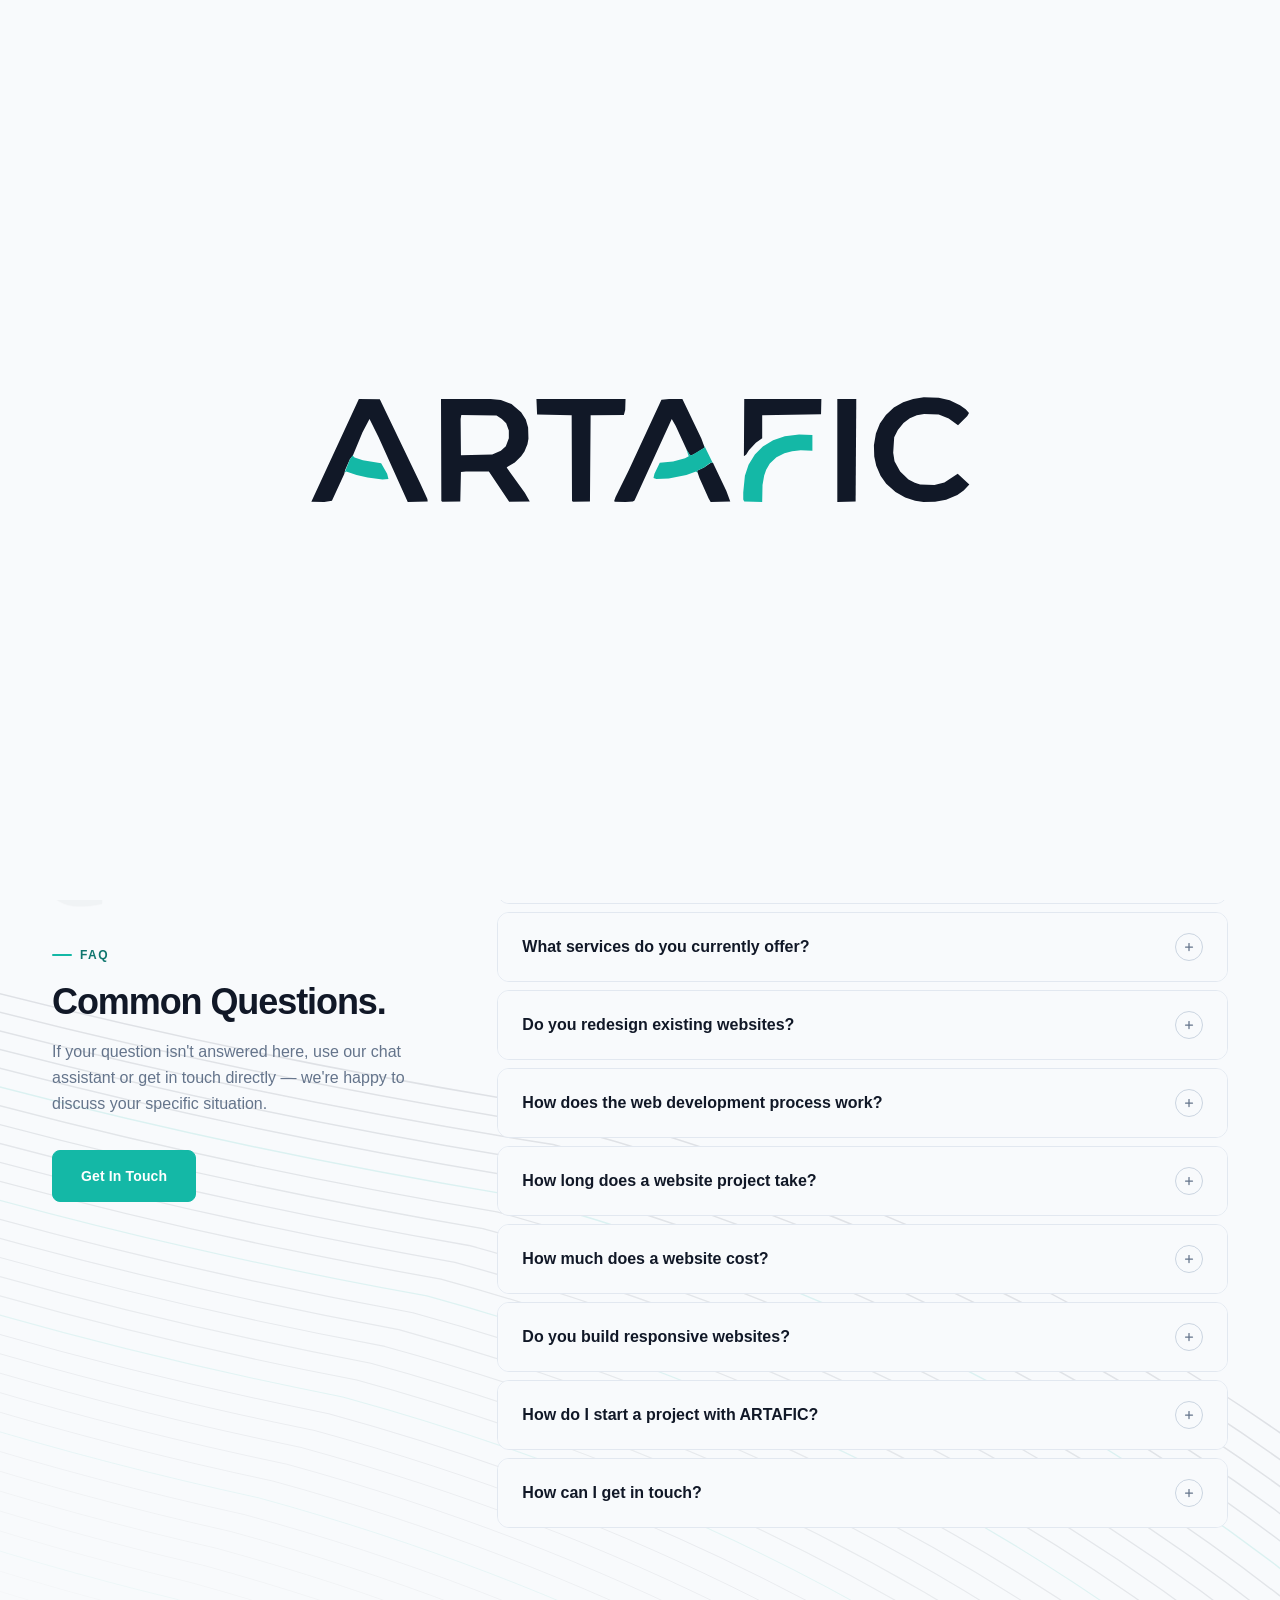
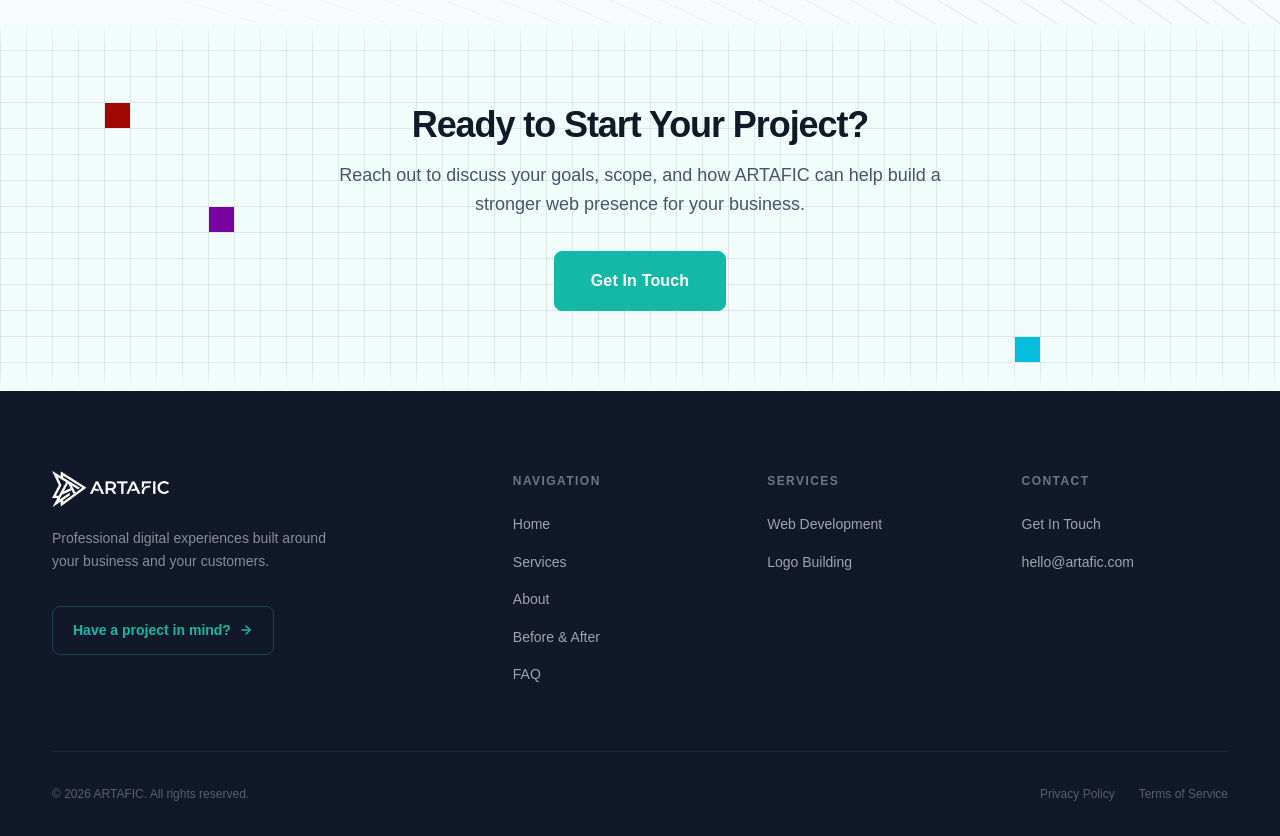
<file: faq.html>
<!DOCTYPE html>
<html lang="en">
<head>
  <meta charset="UTF-8" />
  <meta name="viewport" content="width=device-width, initial-scale=1.0" />
  <meta http-equiv="X-UA-Compatible" content="IE=edge" />

  <!-- Security Headers -->
  <meta http-equiv="Content-Security-Policy" content="default-src 'self'; script-src 'self' 'unsafe-inline' https://esm.sh; style-src 'self' 'unsafe-inline' https://fonts.googleapis.com; font-src 'self' https://fonts.gstatic.com; img-src 'self' data: https://motionsites.ai https://cdn.cosmos.so https://shrug-person-78902957.figma.site; connect-src 'self' https://esm.sh; object-src 'none'; base-uri 'self'; form-action 'self' mailto:;" />
  <meta http-equiv="X-Content-Type-Options" content="nosniff" />
  <meta http-equiv="Referrer-Policy" content="strict-origin-when-cross-origin" />

  <!-- SEO -->
  <meta name="google-site-verification" content="a_2RpcLyJkDHQhTWIVu5BeVPZF6huv7hIAScZ9HsRRM" />
  <title>FAQ — ARTAFIC | Common Questions & Answers</title>
  <meta name="description" content="Frequently asked questions about working with ARTAFIC, our web development process, project timelines, logo design services, and pricing." />
  <meta name="robots" content="index, follow" />
  <link rel="canonical" href="https://artafic.vercel.app/faq" />
  <link rel="icon" type="image/svg+xml" href="assets/images/favicon.svg?v=3.0" />
  <link rel="icon" type="image/png" sizes="48x48" href="assets/images/favicon-48x48.png?v=3.0" />
  <link rel="icon" type="image/png" sizes="32x32" href="assets/images/favicon-32x32.png?v=3.0" />
  <link rel="icon" type="image/png" sizes="16x16" href="assets/images/favicon-16x16.png?v=3.0" />
  <link rel="shortcut icon" href="favicon.ico?v=3.0" />
  <link rel="apple-touch-icon" sizes="180x180" href="assets/images/apple-touch-icon.png?v=3.0" />

  <!-- Open Graph -->
  <meta property="og:type" content="website" />
  <meta property="og:url" content="https://artafic.vercel.app/faq" />
  <meta property="og:title" content="FAQ — ARTAFIC" />
  <meta property="og:description" content="Find answers to common questions about ARTAFIC's web development and logo design services." />
  <meta property="og:image" content="https://artafic.vercel.app/assets/images/og-image.jpg?v=2.0" />
  <meta property="og:image:width" content="1200" />
  <meta property="og:image:height" content="630" />
  <meta property="og:image:type" content="image/jpeg" />
  <meta name="twitter:card" content="summary_large_image" />
  <meta name="twitter:title" content="FAQ — ARTAFIC" />
  <meta name="twitter:description" content="Find answers to common questions about ARTAFIC's web development and logo design services." />
  <meta name="twitter:image" content="https://artafic.vercel.app/assets/images/og-image.jpg?v=2.0" />

  <!-- Fonts -->
  <link rel="preconnect" href="https://fonts.googleapis.com" />
  <link rel="preconnect" href="https://fonts.gstatic.com" crossorigin />
  <link href="https://fonts.googleapis.com/css2?family=Cormorant+Garamond:ital,wght@0,400;0,500;0,600;1,400;1,500&family=Kanit:wght@300;400;500;600;700;800;900&family=Montserrat:wght@400;500;600;700;800&family=Inter:wght@400;500;600&display=swap" rel="stylesheet" />

  <!-- Styles -->
  <link rel="stylesheet" href="css/styles.css?v=5.6" />
  <link rel="stylesheet" href="css/about.css?v=3.5" />

  
</head>
<body class="faq-page">

<!-- ARTAFIC Branded Loader (Solid Wordmark + SelfMadeSystem Stroke Animation) -->
<div id="artafic-loader" class="artafic-loading-overlay">
  <div class="artafic-loader" role="status" aria-label="Loading ARTAFIC">
    <svg xmlns="http://www.w3.org/2000/svg" viewBox="-25 -20 2045 365" class="artafic-wordmark-svg" aria-hidden="true">
      <!-- Layer 1: Solid Filled ARTAFIC Wordmark (#111827 dark + #14B8A6 teal accents) -->
      <g class="artafic-wordmark-fill">
        <path d="M 152 10 L 215 11 L 337 265 L 358 311 L 359 318 L 299 320 L 211 124 L 184 70 L 163 110 L 134 180 L 125 191 L 111 223 L 108 236 L 71 316 L 48 320 L 9 319 Z" fill="#111827" fill-rule="evenodd" />
        <path d="M 133 180 L 139 186 L 164 194 L 219 203 L 237 235 L 241 251 L 223 252 L 178 246 L 145 239 L 114 228 L 109 232 L 125 191 Z" fill="#14B8A6" fill-rule="evenodd" />
        <path d="M 399 10 L 548 10 L 579 13 L 611 25 L 640 50 L 654 72 L 661 96 L 662 130 L 659 146 L 650 168 L 640 182 L 621 201 L 597 215 L 597 217 L 651 292 L 666 318 L 604 319 L 543 228 L 474 228 L 459 230 L 457 318 L 403 319 L 400 317 Z M 460 58 L 458 70 L 459 179 L 553 177 L 579 166 L 594 152 L 603 128 L 603 105 L 595 83 L 582 70 L 566 60 Z" fill="#111827" fill-rule="evenodd" />
        <path d="M 686 10 L 954 10 L 953 43 L 949 58 L 849 59 L 847 318 L 796 319 L 793 317 L 792 59 L 688 57 Z" fill="#111827" fill-rule="evenodd" />
        <path d="M 1085 10 L 1125 10 L 1182 129 L 1192 156 L 1165 173 L 1153 179 L 1148 179 L 1139 165 L 1105 91 L 1093 70 L 981 315 L 976 318 L 954 320 L 921 319 L 920 316 L 924 305 L 963 226 L 1062 12 Z M 1212 201 L 1217 202 L 1219 206 L 1257 286 L 1269 318 L 1210 320 L 1204 309 L 1176 247 L 1169 226 L 1190 216 Z" fill="#111827" fill-rule="evenodd" />
        <path d="M 1191 151 L 1216 202 L 1212 201 L 1206 204 L 1190 216 L 1169 226 L 1171 233 L 1166 228 L 1137 239 L 1084 249 L 1047 251 L 1038 248 L 1041 235 L 1057 202 L 1097 198 L 1133 188 L 1144 182 L 1137 161 L 1147 178 L 1153 179 L 1192 156 Z" fill="#14B8A6" fill-rule="evenodd" />
        <path d="M 1311 10 L 1543 10 L 1542 56 L 1365 59 L 1365 128 L 1346 142 L 1325 164 L 1317 177 L 1310 182 Z" fill="#111827" fill-rule="evenodd" />
        <path d="M 1476 117 L 1516 118 L 1516 166 L 1481 164 L 1455 167 L 1432 173 L 1408 185 L 1388 204 L 1377 223 L 1371 240 L 1366 269 L 1365 320 L 1311 318 L 1308 312 L 1308 291 L 1313 241 L 1324 208 L 1343 177 L 1367 153 L 1398 134 L 1433 122 Z" fill="#14B8A6" fill-rule="evenodd" />
        <path d="M 1591 10 L 1648 10 L 1646 318 L 1591 320 Z" fill="#111827" fill-rule="evenodd" />
        <path d="M 1851 5 L 1896 6 L 1929 14 L 1960 29 L 1977 41 L 1987 52 L 1982 61 L 1954 89 L 1926 69 L 1896 57 L 1852 55 L 1830 59 L 1809 68 L 1790 82 L 1773 103 L 1762 125 L 1759 172 L 1763 197 L 1780 228 L 1805 252 L 1824 262 L 1840 267 L 1883 269 L 1913 261 L 1953 235 L 1988 267 L 1971 285 L 1952 299 L 1918 313 L 1885 319 L 1850 320 L 1825 316 L 1795 306 L 1766 290 L 1738 265 L 1721 241 L 1708 211 L 1702 183 L 1701 149 L 1707 114 L 1719 84 L 1737 58 L 1761 36 L 1789 20 L 1819 10 Z" fill="#111827" fill-rule="evenodd" />
      </g>

      <!-- Layer 2: SelfMadeSystem Animated Stroke Layer (Active Tracer Beam, Fades to 0 at Rest) -->
      <g class="artafic-wordmark-stroke">
        <g class="letter-a1">
          <path d="M 152 10 L 215 11 L 337 265 L 358 311 L 359 318 L 299 320 L 211 124 L 184 70 L 163 110 L 134 180 L 125 191 L 111 223 L 108 236 L 71 316 L 48 320 L 9 319 Z" fill="none" stroke="#14B8A6" stroke-width="7" stroke-linecap="round" stroke-linejoin="round" class="dash" pathLength="360" />
          <path d="M 133 180 L 139 186 L 164 194 L 219 203 L 237 235 L 241 251 L 223 252 L 178 246 L 145 239 L 114 228 L 109 232 L 125 191 Z" fill="none" stroke="#2DD4BF" stroke-width="8" stroke-linecap="round" stroke-linejoin="round" class="dash" pathLength="360" />
        </g>
        <g class="letter-r">
          <path d="M 399 10 L 548 10 L 579 13 L 611 25 L 640 50 L 654 72 L 661 96 L 662 130 L 659 146 L 650 168 L 640 182 L 621 201 L 597 215 L 597 217 L 651 292 L 666 318 L 604 319 L 543 228 L 474 228 L 459 230 L 457 318 L 403 319 L 400 317 Z M 460 58 L 458 70 L 459 179 L 553 177 L 579 166 L 594 152 L 603 128 L 603 105 L 595 83 L 582 70 L 566 60 Z" fill="none" stroke="#14B8A6" stroke-width="7" stroke-linecap="round" stroke-linejoin="round" class="dash" pathLength="360" />
        </g>
        <g class="letter-t">
          <path d="M 686 10 L 954 10 L 953 43 L 949 58 L 849 59 L 847 318 L 796 319 L 793 317 L 792 59 L 688 57 Z" fill="none" stroke="#14B8A6" stroke-width="7" stroke-linecap="round" stroke-linejoin="round" class="dash" pathLength="360" />
        </g>
        <g class="letter-a2">
          <path d="M 1085 10 L 1125 10 L 1182 129 L 1192 156 L 1165 173 L 1153 179 L 1148 179 L 1139 165 L 1105 91 L 1093 70 L 981 315 L 976 318 L 954 320 L 921 319 L 920 316 L 924 305 L 963 226 L 1062 12 Z M 1212 201 L 1217 202 L 1219 206 L 1257 286 L 1269 318 L 1210 320 L 1204 309 L 1176 247 L 1169 226 L 1190 216 Z" fill="none" stroke="#14B8A6" stroke-width="7" stroke-linecap="round" stroke-linejoin="round" class="dash" pathLength="360" />
          <path d="M 1191 151 L 1216 202 L 1212 201 L 1206 204 L 1190 216 L 1169 226 L 1171 233 L 1166 228 L 1137 239 L 1084 249 L 1047 251 L 1038 248 L 1041 235 L 1057 202 L 1097 198 L 1133 188 L 1144 182 L 1137 161 L 1147 178 L 1153 179 L 1192 156 Z" fill="none" stroke="#2DD4BF" stroke-width="8" stroke-linecap="round" stroke-linejoin="round" class="dash" pathLength="360" />
        </g>
        <g class="letter-f">
          <path d="M 1311 10 L 1543 10 L 1542 56 L 1365 59 L 1365 128 L 1346 142 L 1325 164 L 1317 177 L 1310 182 Z" fill="none" stroke="#14B8A6" stroke-width="7" stroke-linecap="round" stroke-linejoin="round" class="dash" pathLength="360" />
          <path d="M 1476 117 L 1516 118 L 1516 166 L 1481 164 L 1455 167 L 1432 173 L 1408 185 L 1388 204 L 1377 223 L 1371 240 L 1366 269 L 1365 320 L 1311 318 L 1308 312 L 1308 291 L 1313 241 L 1324 208 L 1343 177 L 1367 153 L 1398 134 L 1433 122 Z" fill="none" stroke="#2DD4BF" stroke-width="8" stroke-linecap="round" stroke-linejoin="round" class="dash" pathLength="360" />
        </g>
        <g class="letter-i">
          <path d="M 1591 10 L 1648 10 L 1646 318 L 1591 320 Z" fill="none" stroke="#14B8A6" stroke-width="7" stroke-linecap="round" stroke-linejoin="round" class="dash" pathLength="360" />
        </g>
        <g class="letter-c">
          <path d="M 1851 5 L 1896 6 L 1929 14 L 1960 29 L 1977 41 L 1987 52 L 1982 61 L 1954 89 L 1926 69 L 1896 57 L 1852 55 L 1830 59 L 1809 68 L 1790 82 L 1773 103 L 1762 125 L 1759 172 L 1763 197 L 1780 228 L 1805 252 L 1824 262 L 1840 267 L 1883 269 L 1913 261 L 1953 235 L 1988 267 L 1971 285 L 1952 299 L 1918 313 L 1885 319 L 1850 320 L 1825 316 L 1795 306 L 1766 290 L 1738 265 L 1721 241 L 1708 211 L 1702 183 L 1701 149 L 1707 114 L 1719 84 L 1737 58 L 1761 36 L 1789 20 L 1819 10 Z" fill="none" stroke="#14B8A6" stroke-width="7" stroke-linecap="round" stroke-linejoin="round" class="dash" pathLength="360" />
        </g>
      </g>
    </svg>
  </div>
</div>

<!-- ═══════════════════════════════════════════════════════════
     NAVIGATION
═══════════════════════════════════════════════════════════ -->
<header role="banner">
  <nav class="nav nav--on-dark" id="nav" aria-label="Main navigation">
    <div class="nav__inner">

      <a href="index.html" class="nav__logo" aria-label="ARTAFIC — Home">
        <img src="assets/images/logo.png" alt="ARTAFIC" class="nav__logo-image">
      </a>

      <ul class="nav__links" role="list">
        <li><a href="index.html"         class="nav__link" data-nav-link data-section="home">Home</a></li>
        <li><a href="index.html#services" class="nav__link" data-nav-link data-section="services">Services</a></li>
        <li><a href="about.html"        class="nav__link" data-nav-link>About</a></li>
        <li><a href="index.html#before-after" class="nav__link" data-nav-link data-section="before-after">Before &amp; After</a></li>
        <li><a href="faq.html"                class="nav__link nav__link--active" style="color: var(--color-teal); font-weight: 600;" data-nav-link>FAQ</a></li>
      </ul>

      <div class="nav__actions">
        <a href="index.html#booking" class="btn btn--primary btn--sm" data-section="booking">Get In Touch</a>
        <button class="nav__hamburger" id="hamburger" aria-label="Open navigation menu" aria-expanded="false" aria-controls="mobile-menu">
          <span class="nav__hamburger-line" aria-hidden="true"></span>
          <span class="nav__hamburger-line" aria-hidden="true"></span>
          <span class="nav__hamburger-line" aria-hidden="true"></span>
        </button>
      </div>

    </div>
  </nav>

  <!-- Mobile Full-Screen Menu -->
  <div class="nav__mobile" id="mobile-menu" role="dialog" aria-label="Mobile navigation" aria-modal="true">
    <div class="nav__mobile-header">
      <a href="index.html" class="nav__logo" aria-label="ARTAFIC — Home" data-mobile-nav-link data-section="home">
        <img src="assets/images/logo.png" alt="ARTAFIC" class="nav__logo-image">
      </a>
      <button class="nav__mobile-close" id="mobile-menu-close" aria-label="Close navigation menu">
        <svg xmlns="http://www.w3.org/2000/svg" width="24" height="24" viewBox="0 0 24 24" fill="none" stroke="currentColor" stroke-width="2" stroke-linecap="round" stroke-linejoin="round"><line x1="18" y1="6" x2="6" y2="18"/><line x1="6" y1="6" x2="18" y2="18"/></svg>
      </button>
    </div>
    <div class="nav__mobile-body">
      <ul class="nav__mobile-links" role="list">
        <li><a href="index.html"         class="nav__mobile-link" data-mobile-nav-link data-section="home">Home</a></li>
        <li><a href="index.html#services" class="nav__mobile-link" data-mobile-nav-link data-section="services">Services</a></li>
        <li><a href="about.html"        class="nav__mobile-link" data-mobile-nav-link>About</a></li>
        <li><a href="index.html#before-after" class="nav__mobile-link" data-mobile-nav-link data-section="before-after">Before &amp; After</a></li>
        <li><a href="faq.html"                class="nav__mobile-link" data-mobile-nav-link style="color: var(--color-teal);">FAQ</a></li>
      </ul>
      <div class="nav__mobile-actions">
        <a href="index.html#booking" class="btn btn--primary btn--lg" style="width:100%; justify-content:center;" data-mobile-nav-link data-section="booking">Get In Touch</a>
      </div>
    </div>
  </div>
</header>

<main id="main-content" tabindex="-1">

  <!-- ═══════════════════════════════════════════════════════════
       FAQ PAGE HERO
  ═══════════════════════════════════════════════════════════ -->
    <section class="about-hero" id="faq-hero">
    <div class="about-hero__overlay" aria-hidden="true"></div>
    <div class="grain-overlay" aria-hidden="true"></div>
    <div class="container relative-z">
      <div class="about-hero__layout">
        <h1 class="about-hero__title fade-up">Frequently Asked Questions</h1>
      </div>
    </div>
  </section>

  <!-- ═══════════════════════════════════════════════════════════
       FAQ ACCORDION SECTION
  ═══════════════════════════════════════════════════════════ -->
  <section class="faq section section--surface" id="faq" aria-labelledby="faq-title" style="position: relative; overflow: hidden;">
  <!-- Large Light Background Text (decorative, matching About page style) -->
  <div class="chapter-watermark chapter-watermark--faq" aria-hidden="true" data-parallax="-0.12">QUESTIONS</div>
  <div class="floating-paths-bg" data-pos="-1" data-theme="light" style="opacity: 0.5;"></div>
    <div class="container">
      <div class="faq__grid">

        <div class="faq__sidebar" data-reveal>
          <p class="section-label">FAQ</p>
          <h2 class="section-title" id="faq-title">Common Questions.</h2>
          <p class="faq__sidebar-text">
            If your question isn't answered here, use our chat assistant or get in touch directly — we're happy to discuss your specific situation.
          </p>
          <a href="index.html#booking" class="btn btn--primary">Get In Touch</a>
        </div>

        <div class="faq__accordion" id="faq-accordion" data-reveal data-reveal-delay="2">

          <div class="faq-item" id="faq-1">
            <button class="faq-item__trigger" aria-expanded="false" aria-controls="faq-1-body" id="faq-1-trigger">
              <span class="faq-item__question">What does ARTAFIC do?</span>
              <span class="faq-item__icon" aria-hidden="true">
                <svg xmlns="http://www.w3.org/2000/svg" width="12" height="12" viewBox="0 0 24 24" fill="none" stroke="currentColor" stroke-width="2.5" stroke-linecap="round" stroke-linejoin="round"><line x1="12" y1="5" x2="12" y2="19"/><line x1="5" y1="12" x2="19" y2="12"/></svg>
              </span>
            </button>
            <div class="faq-item__body" id="faq-1-body" role="region" aria-labelledby="faq-1-trigger">
              <p class="faq-item__answer">ARTAFIC is a digital agency that helps businesses improve their online presence through professionally designed and developed websites and logos. We focus on two services: Web Development and Logo Building. Our goal is to ensure that the quality of your website reflects the quality of your actual business.</p>
            </div>
          </div>

          <div class="faq-item" id="faq-2">
            <button class="faq-item__trigger" aria-expanded="false" aria-controls="faq-2-body" id="faq-2-trigger">
              <span class="faq-item__question">What services do you currently offer?</span>
              <span class="faq-item__icon" aria-hidden="true">
                <svg xmlns="http://www.w3.org/2000/svg" width="12" height="12" viewBox="0 0 24 24" fill="none" stroke="currentColor" stroke-width="2.5" stroke-linecap="round" stroke-linejoin="round"><line x1="12" y1="5" x2="12" y2="19"/><line x1="5" y1="12" x2="19" y2="12"/></svg>
              </span>
            </button>
            <div class="faq-item__body" id="faq-2-body" role="region" aria-labelledby="faq-2-trigger">
              <p class="faq-item__answer">ARTAFIC currently offers two services: Web Development — professional, custom, responsive websites built around your business goals and customers — and Logo Building — professional logo design for businesses that need a stronger, clearer visual identity. We deliberately keep our focus narrow to ensure quality in both areas.</p>
            </div>
          </div>

          <div class="faq-item" id="faq-3">
            <button class="faq-item__trigger" aria-expanded="false" aria-controls="faq-3-body" id="faq-3-trigger">
              <span class="faq-item__question">Do you redesign existing websites?</span>
              <span class="faq-item__icon" aria-hidden="true">
                <svg xmlns="http://www.w3.org/2000/svg" width="12" height="12" viewBox="0 0 24 24" fill="none" stroke="currentColor" stroke-width="2.5" stroke-linecap="round" stroke-linejoin="round"><line x1="12" y1="5" x2="12" y2="19"/><line x1="5" y1="12" x2="19" y2="12"/></svg>
              </span>
            </button>
            <div class="faq-item__body" id="faq-3-body" role="region" aria-labelledby="faq-3-trigger">
              <p class="faq-item__answer">Yes. Redesigning an existing website is one of the most common project types we work on. If your current site is outdated, underperforming, or no longer represents your business accurately, we can work with you to redesign it from the ground up — keeping what works and replacing what doesn't.</p>
            </div>
          </div>

          <div class="faq-item" id="faq-4">
            <button class="faq-item__trigger" aria-expanded="false" aria-controls="faq-4-body" id="faq-4-trigger">
              <span class="faq-item__question">How does the web development process work?</span>
              <span class="faq-item__icon" aria-hidden="true">
                <svg xmlns="http://www.w3.org/2000/svg" width="12" height="12" viewBox="0 0 24 24" fill="none" stroke="currentColor" stroke-width="2.5" stroke-linecap="round" stroke-linejoin="round"><line x1="12" y1="5" x2="12" y2="19"/><line x1="5" y1="12" x2="19" y2="12"/></svg>
              </span>
            </button>
            <div class="faq-item__body" id="faq-4-body" role="region" aria-labelledby="faq-4-trigger">
              <p class="faq-item__answer">Our process has four stages: Understand (we learn about the business, audience, and goals), Design (we create a clear visual and UX direction), Build (we develop the responsive website from the approved design), and Refine (we test, review, and polish before delivery). Each stage involves your review and approval so there are no surprises.</p>
            </div>
          </div>

          <div class="faq-item" id="faq-5">
            <button class="faq-item__trigger" aria-expanded="false" aria-controls="faq-5-body" id="faq-5-trigger">
              <span class="faq-item__question">How long does a website project take?</span>
              <span class="faq-item__icon" aria-hidden="true">
                <svg xmlns="http://www.w3.org/2000/svg" width="12" height="12" viewBox="0 0 24 24" fill="none" stroke="currentColor" stroke-width="2.5" stroke-linecap="round" stroke-linejoin="round"><line x1="12" y1="5" x2="12" y2="19"/><line x1="5" y1="12" x2="19" y2="12"/></svg>
              </span>
            </button>
            <div class="faq-item__body" id="faq-5-body" role="region" aria-labelledby="faq-5-trigger">
              <p class="faq-item__answer">Timeline depends on the scope and complexity of the project. Every project is different. The best way to get an accurate timeline is to get in touch where we can understand your specific requirements and give you a realistic estimate based on your goals and the work involved.</p>
            </div>
          </div>

          <div class="faq-item" id="faq-6">
            <button class="faq-item__trigger" aria-expanded="false" aria-controls="faq-6-body" id="faq-6-trigger">
              <span class="faq-item__question">How much does a website cost?</span>
              <span class="faq-item__icon" aria-hidden="true">
                <svg xmlns="http://www.w3.org/2000/svg" width="12" height="12" viewBox="0 0 24 24" fill="none" stroke="currentColor" stroke-width="2.5" stroke-linecap="round" stroke-linejoin="round"><line x1="12" y1="5" x2="12" y2="19"/><line x1="5" y1="12" x2="19" y2="12"/></svg>
              </span>
            </button>
            <div class="faq-item__body" id="faq-6-body" role="region" aria-labelledby="faq-6-trigger">
              <p class="faq-item__answer">Project pricing is based on scope, requirements, complexity, and business goals. We don't publish fixed packages because no two projects are the same. The right approach is a conversation — get in touch and we can discuss your project and provide a proper estimate.</p>
            </div>
          </div>

          <div class="faq-item" id="faq-7">
            <button class="faq-item__trigger" aria-expanded="false" aria-controls="faq-7-body" id="faq-7-trigger">
              <span class="faq-item__question">Do you build responsive websites?</span>
              <span class="faq-item__icon" aria-hidden="true">
                <svg xmlns="http://www.w3.org/2000/svg" width="12" height="12" viewBox="0 0 24 24" fill="none" stroke="currentColor" stroke-width="2.5" stroke-linecap="round" stroke-linejoin="round"><line x1="12" y1="5" x2="12" y2="19"/><line x1="5" y1="12" x2="19" y2="12"/></svg>
              </span>
            </button>
            <div class="faq-item__body" id="faq-7-body" role="region" aria-labelledby="faq-7-trigger">
              <p class="faq-item__answer">Yes, every website we build is fully responsive. This is not optional — it's a baseline requirement. We design and test across desktop, tablet, and mobile to ensure your website works properly for every visitor regardless of the device they use.</p>
            </div>
          </div>

          <div class="faq-item" id="faq-8">
            <button class="faq-item__trigger" aria-expanded="false" aria-controls="faq-8-body" id="faq-8-trigger">
              <span class="faq-item__question">How do I start a project with ARTAFIC?</span>
              <span class="faq-item__icon" aria-hidden="true">
                <svg xmlns="http://www.w3.org/2000/svg" width="12" height="12" viewBox="0 0 24 24" fill="none" stroke="currentColor" stroke-width="2.5" stroke-linecap="round" stroke-linejoin="round"><line x1="12" y1="5" x2="12" y2="19"/><line x1="5" y1="12" x2="19" y2="12"/></svg>
              </span>
            </button>
            <div class="faq-item__body" id="faq-8-body" role="region" aria-labelledby="faq-8-trigger">
              <p class="faq-item__answer">Start by getting in touch. Fill out the contact form on our main page with your basic information, the service you're interested in, and a brief description of what you need. We'll review your information and reach out promptly.</p>
            </div>
          </div>

          <div class="faq-item" id="faq-9">
            <button class="faq-item__trigger" aria-expanded="false" aria-controls="faq-9-body" id="faq-9-trigger">
              <span class="faq-item__question">How can I get in touch?</span>
              <span class="faq-item__icon" aria-hidden="true">
                <svg xmlns="http://www.w3.org/2000/svg" width="12" height="12" viewBox="0 0 24 24" fill="none" stroke="currentColor" stroke-width="2.5" stroke-linecap="round" stroke-linejoin="round"><line x1="12" y1="5" x2="12" y2="19"/><line x1="5" y1="12" x2="19" y2="12"/></svg>
              </span>
            </button>
            <div class="faq-item__body" id="faq-9-body" role="region" aria-labelledby="faq-9-trigger">
              <p class="faq-item__answer">Click the "Contact" button in the navigation, or visit our main page to fill out our simple inquiry form. We'll be in touch to discuss your project.</p>
            </div>
          </div>

        </div>
      </div>
    </div>
  </section>

  <!-- ═══════════════════════════════════════════════════════════
       CTA SECTION
  ═══════════════════════════════════════════════════════════ -->
  <section class="section section--alt faq-cta" id="faq-cta" style="text-align: center; padding: 5rem 1.5rem; position: relative; overflow: hidden; isolation: isolate;">
    <div class="grid-pulse" data-slot="grid-pulse" aria-hidden="true">
      <canvas class="grid-pulse__canvas"></canvas>
    </div>
    <div class="container relative-z" style="max-width: 700px;">
      <h2 class="section-title" data-grid-avoid style="margin-bottom: 1rem;">Ready to Start Your Project?</h2>
      <p style="font-size: 1.125rem; color: var(--color-text-body); margin-bottom: 2rem; line-height: 1.6;">
        Reach out to discuss your goals, scope, and how ARTAFIC can help build a stronger web presence for your business.
      </p>
      <a href="index.html#booking" class="btn btn--primary btn--lg">Get In Touch</a>
    </div>
  </section>

</main>

<!-- ═══════════════════════════════════════════════════════════
     FOOTER
═══════════════════════════════════════════════════════════ -->
<footer class="footer" role="contentinfo" aria-label="Site footer">
  <div class="container">
    <div class="footer__grid">

      <div class="footer__brand">
        <a href="index.html" class="footer__brand-logo" aria-label="ARTAFIC — Home">
          <img src="assets/images/logo.png" alt="ARTAFIC" class="footer__logo-image" width="117" height="36">
        </a>
        <p class="footer__brand-desc">Professional digital experiences built around your business and your customers.</p>
        <a href="index.html#booking" class="footer__brand-cta">
          Have a project in mind?
          <svg xmlns="http://www.w3.org/2000/svg" width="14" height="14" viewBox="0 0 24 24" fill="none" stroke="currentColor" stroke-width="2.5" stroke-linecap="round" stroke-linejoin="round" aria-hidden="true"><path d="M5 12h14"/><path d="m12 5 7 7-7 7"/></svg>
        </a>
      </div>

      <div class="footer__col">
        <p class="footer__col-title">Navigation</p>
        <ul class="footer__links" role="list">
          <li><a href="index.html" class="footer__link" data-section="home">Home</a></li>
          <li><a href="index.html#services" class="footer__link" data-section="services">Services</a></li>
          <li><a href="about.html" class="footer__link">About</a></li>
          <li><a href="index.html#before-after" class="footer__link" data-section="before-after">Before &amp; After</a></li>
          <li><a href="faq.html" class="footer__link">FAQ</a></li>
        </ul>
      </div>

      <div class="footer__col">
        <p class="footer__col-title">Services</p>
        <ul class="footer__links" role="list">
          <li><a href="index.html#services" class="footer__link" data-section="services">Web Development</a></li>
          <li><a href="index.html#services" class="footer__link" data-section="services">Logo Building</a></li>
        </ul>
      </div>

      <div class="footer__col">
        <p class="footer__col-title">Contact</p>
        <ul class="footer__links" role="list">
          <li><a href="index.html#booking" class="footer__link" data-section="booking">Get In Touch</a></li>
          <li><a href="mailto:hello@artafic.com" class="footer__link">hello@artafic.com</a></li>
        </ul>
      </div>

    </div>

    <div class="footer__bottom">
      <p class="footer__copyright">&copy; 2026 ARTAFIC. All rights reserved.</p>
      <div class="footer__legal">
        <a href="privacy.html" class="footer__legal-link">Privacy Policy</a>
        <a href="terms.html" class="footer__legal-link">Terms of Service</a>
      </div>
    </div>
  </div>
</footer>

<!-- JS -->
<script src="js/main.js?v=6.1"></script>
<script src="js/grid-pulse.js?v=1.0"></script>
</body>
</html>
</file>
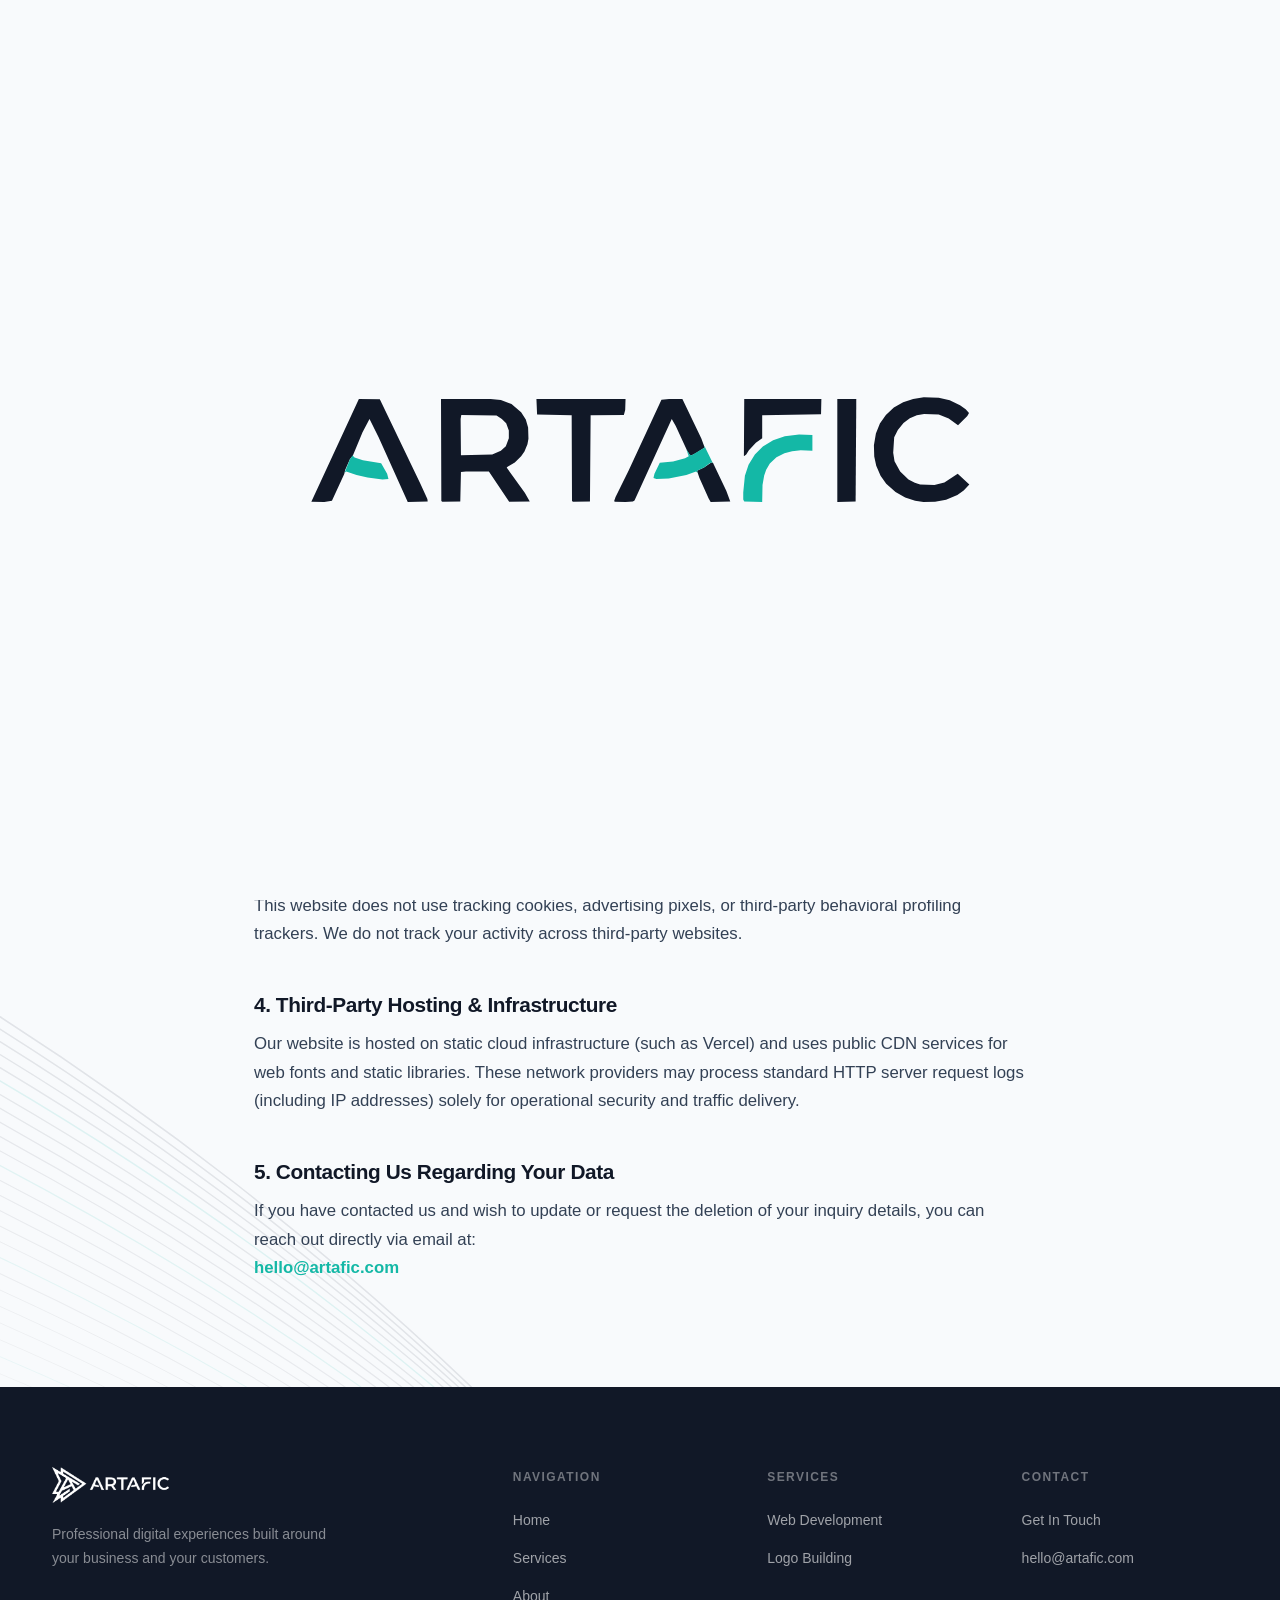
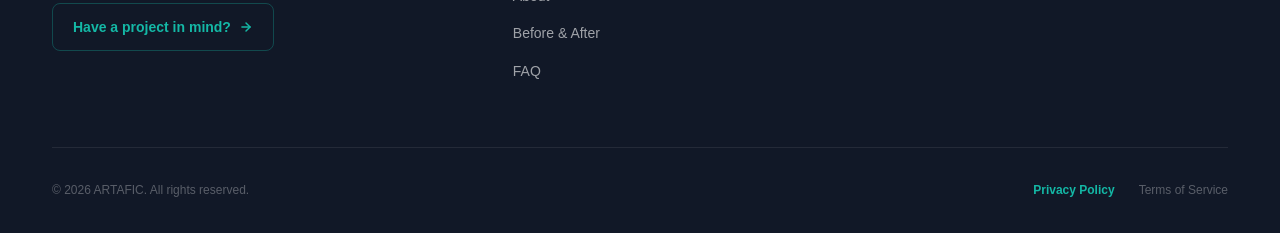
<file: privacy.html>
<!DOCTYPE html>
<html lang="en">
<head>
  <meta charset="UTF-8" />
  <meta name="viewport" content="width=device-width, initial-scale=1.0" />
  <meta http-equiv="X-UA-Compatible" content="IE=edge" />

  <!-- Security Headers -->
  <meta http-equiv="Content-Security-Policy" content="default-src 'self'; script-src 'self' 'unsafe-inline' https://esm.sh; style-src 'self' 'unsafe-inline' https://fonts.googleapis.com; font-src 'self' https://fonts.gstatic.com; img-src 'self' data: https://motionsites.ai https://cdn.cosmos.so https://shrug-person-78902957.figma.site; connect-src 'self' https://esm.sh; object-src 'none'; base-uri 'self'; form-action 'self' mailto:;" />
  <meta http-equiv="X-Content-Type-Options" content="nosniff" />
  <meta http-equiv="Referrer-Policy" content="strict-origin-when-cross-origin" />

  <!-- SEO -->
  <meta name="google-site-verification" content="a_2RpcLyJkDHQhTWIVu5BeVPZF6huv7hIAScZ9HsRRM" />
  <title>Privacy Policy — ARTAFIC</title>
  <meta name="description" content="Read ARTAFIC's Privacy Policy. We respect your privacy and only process information voluntarily provided through our project inquiry form." />
  <meta name="robots" content="index, follow" />
  <link rel="canonical" href="https://artafic.vercel.app/privacy" />
  <link rel="icon" type="image/svg+xml" href="assets/images/favicon.svg?v=3.0" />
  <link rel="icon" type="image/png" sizes="48x48" href="assets/images/favicon-48x48.png?v=3.0" />
  <link rel="icon" type="image/png" sizes="32x32" href="assets/images/favicon-32x32.png?v=3.0" />
  <link rel="icon" type="image/png" sizes="16x16" href="assets/images/favicon-16x16.png?v=3.0" />
  <link rel="shortcut icon" href="favicon.ico?v=3.0" />
  <link rel="apple-touch-icon" sizes="180x180" href="assets/images/apple-touch-icon.png?v=3.0" />

  <!-- Open Graph -->
  <meta property="og:type" content="website" />
  <meta property="og:url" content="https://artafic.vercel.app/privacy" />
  <meta property="og:title" content="Privacy Policy — ARTAFIC" />
  <meta property="og:description" content="Read ARTAFIC's Privacy Policy." />
  <meta property="og:image" content="https://artafic.vercel.app/assets/images/og-image.jpg?v=2.0" />
  <meta property="og:image:width" content="1200" />
  <meta property="og:image:height" content="630" />
  <meta property="og:image:type" content="image/jpeg" />
  <meta name="twitter:card" content="summary_large_image" />
  <meta name="twitter:title" content="Privacy Policy — ARTAFIC" />
  <meta name="twitter:description" content="Read ARTAFIC's Privacy Policy." />
  <meta name="twitter:image" content="https://artafic.vercel.app/assets/images/og-image.jpg?v=2.0" />

  <!-- Fonts -->
  <link rel="preconnect" href="https://fonts.googleapis.com" />
  <link rel="preconnect" href="https://fonts.gstatic.com" crossorigin />
  <link href="https://fonts.googleapis.com/css2?family=Unbounded:wght@400;500;600;700;800&family=Montserrat:wght@400;500;600;700;800&family=Inter:wght@400;500;600&display=swap" rel="stylesheet" />

  <!-- Styles -->
  <link rel="stylesheet" href="css/styles.css?v=5.6" />
  <link rel="stylesheet" href="css/about.css?v=3.5" />
</head>
<body class="legal-page about-page">

<!-- ARTAFIC Branded Loader (Solid Wordmark + SelfMadeSystem Stroke Animation) -->
<div id="artafic-loader" class="artafic-loading-overlay">
  <div class="artafic-loader" role="status" aria-label="Loading ARTAFIC">
    <svg xmlns="http://www.w3.org/2000/svg" viewBox="-25 -20 2045 365" class="artafic-wordmark-svg" aria-hidden="true">
      <!-- Layer 1: Solid Filled ARTAFIC Wordmark (#111827 dark + #14B8A6 teal accents) -->
      <g class="artafic-wordmark-fill">
        <path d="M 152 10 L 215 11 L 337 265 L 358 311 L 359 318 L 299 320 L 211 124 L 184 70 L 163 110 L 134 180 L 125 191 L 111 223 L 108 236 L 71 316 L 48 320 L 9 319 Z" fill="#111827" fill-rule="evenodd" />
        <path d="M 133 180 L 139 186 L 164 194 L 219 203 L 237 235 L 241 251 L 223 252 L 178 246 L 145 239 L 114 228 L 109 232 L 125 191 Z" fill="#14B8A6" fill-rule="evenodd" />
        <path d="M 399 10 L 548 10 L 579 13 L 611 25 L 640 50 L 654 72 L 661 96 L 662 130 L 659 146 L 650 168 L 640 182 L 621 201 L 597 215 L 597 217 L 651 292 L 666 318 L 604 319 L 543 228 L 474 228 L 459 230 L 457 318 L 403 319 L 400 317 Z M 460 58 L 458 70 L 459 179 L 553 177 L 579 166 L 594 152 L 603 128 L 603 105 L 595 83 L 582 70 L 566 60 Z" fill="#111827" fill-rule="evenodd" />
        <path d="M 686 10 L 954 10 L 953 43 L 949 58 L 849 59 L 847 318 L 796 319 L 793 317 L 792 59 L 688 57 Z" fill="#111827" fill-rule="evenodd" />
        <path d="M 1085 10 L 1125 10 L 1182 129 L 1192 156 L 1165 173 L 1153 179 L 1148 179 L 1139 165 L 1105 91 L 1093 70 L 981 315 L 976 318 L 954 320 L 921 319 L 920 316 L 924 305 L 963 226 L 1062 12 Z M 1212 201 L 1217 202 L 1219 206 L 1257 286 L 1269 318 L 1210 320 L 1204 309 L 1176 247 L 1169 226 L 1190 216 Z" fill="#111827" fill-rule="evenodd" />
        <path d="M 1191 151 L 1216 202 L 1212 201 L 1206 204 L 1190 216 L 1169 226 L 1171 233 L 1166 228 L 1137 239 L 1084 249 L 1047 251 L 1038 248 L 1041 235 L 1057 202 L 1097 198 L 1133 188 L 1144 182 L 1137 161 L 1147 178 L 1153 179 L 1192 156 Z" fill="#14B8A6" fill-rule="evenodd" />
        <path d="M 1311 10 L 1543 10 L 1542 56 L 1365 59 L 1365 128 L 1346 142 L 1325 164 L 1317 177 L 1310 182 Z" fill="#111827" fill-rule="evenodd" />
        <path d="M 1476 117 L 1516 118 L 1516 166 L 1481 164 L 1455 167 L 1432 173 L 1408 185 L 1388 204 L 1377 223 L 1371 240 L 1366 269 L 1365 320 L 1311 318 L 1308 312 L 1308 291 L 1313 241 L 1324 208 L 1343 177 L 1367 153 L 1398 134 L 1433 122 Z" fill="#14B8A6" fill-rule="evenodd" />
        <path d="M 1591 10 L 1648 10 L 1646 318 L 1591 320 Z" fill="#111827" fill-rule="evenodd" />
        <path d="M 1851 5 L 1896 6 L 1929 14 L 1960 29 L 1977 41 L 1987 52 L 1982 61 L 1954 89 L 1926 69 L 1896 57 L 1852 55 L 1830 59 L 1809 68 L 1790 82 L 1773 103 L 1762 125 L 1759 172 L 1763 197 L 1780 228 L 1805 252 L 1824 262 L 1840 267 L 1883 269 L 1913 261 L 1953 235 L 1988 267 L 1971 285 L 1952 299 L 1918 313 L 1885 319 L 1850 320 L 1825 316 L 1795 306 L 1766 290 L 1738 265 L 1721 241 L 1708 211 L 1702 183 L 1701 149 L 1707 114 L 1719 84 L 1737 58 L 1761 36 L 1789 20 L 1819 10 Z" fill="#111827" fill-rule="evenodd" />
      </g>

      <!-- Layer 2: SelfMadeSystem Animated Stroke Layer (Active Tracer Beam, Fades to 0 at Rest) -->
      <g class="artafic-wordmark-stroke">
        <g class="letter-a1">
          <path d="M 152 10 L 215 11 L 337 265 L 358 311 L 359 318 L 299 320 L 211 124 L 184 70 L 163 110 L 134 180 L 125 191 L 111 223 L 108 236 L 71 316 L 48 320 L 9 319 Z" fill="none" stroke="#14B8A6" stroke-width="7" stroke-linecap="round" stroke-linejoin="round" class="dash" pathLength="360" />
          <path d="M 133 180 L 139 186 L 164 194 L 219 203 L 237 235 L 241 251 L 223 252 L 178 246 L 145 239 L 114 228 L 109 232 L 125 191 Z" fill="none" stroke="#2DD4BF" stroke-width="8" stroke-linecap="round" stroke-linejoin="round" class="dash" pathLength="360" />
        </g>
        <g class="letter-r">
          <path d="M 399 10 L 548 10 L 579 13 L 611 25 L 640 50 L 654 72 L 661 96 L 662 130 L 659 146 L 650 168 L 640 182 L 621 201 L 597 215 L 597 217 L 651 292 L 666 318 L 604 319 L 543 228 L 474 228 L 459 230 L 457 318 L 403 319 L 400 317 Z M 460 58 L 458 70 L 459 179 L 553 177 L 579 166 L 594 152 L 603 128 L 603 105 L 595 83 L 582 70 L 566 60 Z" fill="none" stroke="#14B8A6" stroke-width="7" stroke-linecap="round" stroke-linejoin="round" class="dash" pathLength="360" />
        </g>
        <g class="letter-t">
          <path d="M 686 10 L 954 10 L 953 43 L 949 58 L 849 59 L 847 318 L 796 319 L 793 317 L 792 59 L 688 57 Z" fill="none" stroke="#14B8A6" stroke-width="7" stroke-linecap="round" stroke-linejoin="round" class="dash" pathLength="360" />
        </g>
        <g class="letter-a2">
          <path d="M 1085 10 L 1125 10 L 1182 129 L 1192 156 L 1165 173 L 1153 179 L 1148 179 L 1139 165 L 1105 91 L 1093 70 L 981 315 L 976 318 L 954 320 L 921 319 L 920 316 L 924 305 L 963 226 L 1062 12 Z M 1212 201 L 1217 202 L 1219 206 L 1257 286 L 1269 318 L 1210 320 L 1204 309 L 1176 247 L 1169 226 L 1190 216 Z" fill="none" stroke="#14B8A6" stroke-width="7" stroke-linecap="round" stroke-linejoin="round" class="dash" pathLength="360" />
          <path d="M 1191 151 L 1216 202 L 1212 201 L 1206 204 L 1190 216 L 1169 226 L 1171 233 L 1166 228 L 1137 239 L 1084 249 L 1047 251 L 1038 248 L 1041 235 L 1057 202 L 1097 198 L 1133 188 L 1144 182 L 1137 161 L 1147 178 L 1153 179 L 1192 156 Z" fill="none" stroke="#2DD4BF" stroke-width="8" stroke-linecap="round" stroke-linejoin="round" class="dash" pathLength="360" />
        </g>
        <g class="letter-f">
          <path d="M 1311 10 L 1543 10 L 1542 56 L 1365 59 L 1365 128 L 1346 142 L 1325 164 L 1317 177 L 1310 182 Z" fill="none" stroke="#14B8A6" stroke-width="7" stroke-linecap="round" stroke-linejoin="round" class="dash" pathLength="360" />
          <path d="M 1476 117 L 1516 118 L 1516 166 L 1481 164 L 1455 167 L 1432 173 L 1408 185 L 1388 204 L 1377 223 L 1371 240 L 1366 269 L 1365 320 L 1311 318 L 1308 312 L 1308 291 L 1313 241 L 1324 208 L 1343 177 L 1367 153 L 1398 134 L 1433 122 Z" fill="none" stroke="#2DD4BF" stroke-width="8" stroke-linecap="round" stroke-linejoin="round" class="dash" pathLength="360" />
        </g>
        <g class="letter-i">
          <path d="M 1591 10 L 1648 10 L 1646 318 L 1591 320 Z" fill="none" stroke="#14B8A6" stroke-width="7" stroke-linecap="round" stroke-linejoin="round" class="dash" pathLength="360" />
        </g>
        <g class="letter-c">
          <path d="M 1851 5 L 1896 6 L 1929 14 L 1960 29 L 1977 41 L 1987 52 L 1982 61 L 1954 89 L 1926 69 L 1896 57 L 1852 55 L 1830 59 L 1809 68 L 1790 82 L 1773 103 L 1762 125 L 1759 172 L 1763 197 L 1780 228 L 1805 252 L 1824 262 L 1840 267 L 1883 269 L 1913 261 L 1953 235 L 1988 267 L 1971 285 L 1952 299 L 1918 313 L 1885 319 L 1850 320 L 1825 316 L 1795 306 L 1766 290 L 1738 265 L 1721 241 L 1708 211 L 1702 183 L 1701 149 L 1707 114 L 1719 84 L 1737 58 L 1761 36 L 1789 20 L 1819 10 Z" fill="none" stroke="#14B8A6" stroke-width="7" stroke-linecap="round" stroke-linejoin="round" class="dash" pathLength="360" />
        </g>
      </g>
    </svg>
  </div>
</div>

<!-- ═══════════════════════════════════════════════════════════
     NAVIGATION (Light Surface: Original Logo, Dark Links)
═══════════════════════════════════════════════════════════ -->
<header role="banner">
  <nav class="nav" id="nav" aria-label="Main navigation">
    <div class="nav__inner">

      <a href="index.html" class="nav__logo" aria-label="ARTAFIC — Home">
        <img src="assets/images/logo.png" alt="ARTAFIC" class="nav__logo-image">
      </a>

      <ul class="nav__links" role="list">
        <li><a href="index.html"              class="nav__link" data-nav-link data-section="home">Home</a></li>
        <li><a href="index.html#services"     class="nav__link" data-nav-link data-section="services">Services</a></li>
        <li><a href="about.html"              class="nav__link" data-nav-link>About</a></li>
        <li><a href="index.html#before-after" class="nav__link" data-nav-link data-section="before-after">Before &amp; After</a></li>
        <li><a href="faq.html"                class="nav__link" data-nav-link>FAQ</a></li>
      </ul>

      <div class="nav__actions">
        <a href="index.html#booking" class="btn btn--primary btn--sm" data-section="booking">Get In Touch</a>
        <button class="nav__hamburger" id="hamburger" aria-label="Open navigation menu" aria-expanded="false" aria-controls="mobile-menu">
          <span class="nav__hamburger-line" aria-hidden="true"></span>
          <span class="nav__hamburger-line" aria-hidden="true"></span>
          <span class="nav__hamburger-line" aria-hidden="true"></span>
        </button>
      </div>

    </div>
  </nav>

  <!-- Mobile Full-Screen Menu -->
  <div class="nav__mobile" id="mobile-menu" role="dialog" aria-label="Mobile navigation" aria-modal="true">
    <div class="nav__mobile-header">
      <a href="index.html" class="nav__logo" aria-label="ARTAFIC — Home" data-mobile-nav-link data-section="home">
        <img src="assets/images/logo.png" alt="ARTAFIC" class="nav__logo-image">
      </a>
      <button class="nav__mobile-close" id="mobile-menu-close" aria-label="Close navigation menu">
        <svg xmlns="http://www.w3.org/2000/svg" width="24" height="24" viewBox="0 0 24 24" fill="none" stroke="currentColor" stroke-width="2" stroke-linecap="round" stroke-linejoin="round"><line x1="18" y1="6" x2="6" y2="18"/><line x1="6" y1="6" x2="18" y2="18"/></svg>
      </button>
    </div>
    <div class="nav__mobile-body">
      <ul class="nav__mobile-links" role="list">
        <li><a href="index.html"              class="nav__mobile-link" data-mobile-nav-link data-section="home">Home</a></li>
        <li><a href="index.html#services"     class="nav__mobile-link" data-mobile-nav-link data-section="services">Services</a></li>
        <li><a href="about.html"              class="nav__mobile-link" data-mobile-nav-link>About</a></li>
        <li><a href="index.html#before-after" class="nav__mobile-link" data-mobile-nav-link data-section="before-after">Before &amp; After</a></li>
        <li><a href="faq.html"                class="nav__mobile-link" data-mobile-nav-link>FAQ</a></li>
      </ul>
      <div class="nav__mobile-actions">
        <a href="index.html#booking" class="btn btn--primary btn--lg" style="width:100%; justify-content:center;" data-mobile-nav-link data-section="booking">Get In Touch</a>
      </div>
    </div>
  </div>
</header>

<!-- ═══════════════════════════════════════════════════════════
     MAIN PRIVACY POLICY CONTENT (Clean Single-Column Layout)
═══════════════════════════════════════════════════════════ -->
<main id="main-content" tabindex="-1">
  <section class="section legal-section">
    <!-- Light Background Typography Watermark -->
    <div class="chapter-watermark chapter-watermark--privacy" aria-hidden="true" data-parallax="-0.12">PRIVACY</div>
    <div class="floating-paths-bg" data-pos="1" data-theme="light" style="opacity: 0.45;"></div>

    <div class="legal-container">
      <p class="legal-label">LEGAL</p>
      <h1 class="legal-title">Privacy Policy</h1>
      <p class="legal-meta">Last Updated: September 2026</p>

      <div class="legal-body">

        <section class="legal-block">
          <h2>1. Information We Collect</h2>
          <p>
            ARTAFIC is a digital agency website. We do not require account registration, customer logins, or payment processing on this website. The only personal information we collect is information you voluntarily submit to us through our project contact form:
          </p>
          <ul>
            <li><strong>Your Name</strong></li>
            <li><strong>Email Address</strong></li>
            <li><strong>Service of Interest</strong> (Web Development or Logo Building)</li>
            <li><strong>Project Details</strong> provided in your message</li>
          </ul>
        </section>

        <section class="legal-block">
          <h2>2. How We Use Your Information</h2>
          <p>
            We use the information you submit strictly to evaluate your project request, respond to your inquiry, and communicate with you regarding potential agency work. We do not sell, rent, or distribute your contact details to third-party advertisers or data brokers.
          </p>
        </section>

        <section class="legal-block">
          <h2>3. Cookies &amp; Tracking Technologies</h2>
          <p>
            This website does not use tracking cookies, advertising pixels, or third-party behavioral profiling trackers. We do not track your activity across third-party websites.
          </p>
        </section>

        <section class="legal-block">
          <h2>4. Third-Party Hosting &amp; Infrastructure</h2>
          <p>
            Our website is hosted on static cloud infrastructure (such as Vercel) and uses public CDN services for web fonts and static libraries. These network providers may process standard HTTP server request logs (including IP addresses) solely for operational security and traffic delivery.
          </p>
        </section>

        <section class="legal-block">
          <h2>5. Contacting Us Regarding Your Data</h2>
          <p>
            If you have contacted us and wish to update or request the deletion of your inquiry details, you can reach out directly via email at:
            <br />
            <a href="mailto:hello@artafic.com">hello@artafic.com</a>
          </p>
        </section>

      </div>
    </div>
  </section>
</main>

<!-- ═══════════════════════════════════════════════════════════
     FOOTER
═══════════════════════════════════════════════════════════ -->
<footer class="footer" role="contentinfo" aria-label="Site footer">
  <div class="container">
    <div class="footer__grid">

      <div class="footer__brand">
        <a href="index.html" class="footer__brand-logo" aria-label="ARTAFIC — Home">
          <img src="assets/images/logo.png" alt="ARTAFIC" class="footer__logo-image" width="117" height="36">
        </a>
        <p class="footer__brand-desc">Professional digital experiences built around your business and your customers.</p>
        <a href="index.html#booking" class="footer__brand-cta">
          Have a project in mind?
          <svg xmlns="http://www.w3.org/2000/svg" width="14" height="14" viewBox="0 0 24 24" fill="none" stroke="currentColor" stroke-width="2.5" stroke-linecap="round" stroke-linejoin="round" aria-hidden="true"><path d="M5 12h14"/><path d="m12 5 7 7-7 7"/></svg>
        </a>
      </div>

      <div class="footer__col">
        <p class="footer__col-title">Navigation</p>
        <ul class="footer__links" role="list">
          <li><a href="index.html" class="footer__link" data-section="home">Home</a></li>
          <li><a href="index.html#services" class="footer__link" data-section="services">Services</a></li>
          <li><a href="about.html" class="footer__link">About</a></li>
          <li><a href="index.html#before-after" class="footer__link" data-section="before-after">Before &amp; After</a></li>
          <li><a href="faq.html" class="footer__link">FAQ</a></li>
        </ul>
      </div>

      <div class="footer__col">
        <p class="footer__col-title">Services</p>
        <ul class="footer__links" role="list">
          <li><a href="index.html#services" class="footer__link" data-section="services">Web Development</a></li>
          <li><a href="index.html#services" class="footer__link" data-section="services">Logo Building</a></li>
        </ul>
      </div>

      <div class="footer__col">
        <p class="footer__col-title">Contact</p>
        <ul class="footer__links" role="list">
          <li><a href="index.html#booking" class="footer__link" data-section="booking">Get In Touch</a></li>
          <li><a href="mailto:hello@artafic.com" class="footer__link">hello@artafic.com</a></li>
        </ul>
      </div>

    </div>

    <div class="footer__bottom">
      <p class="footer__copyright">&copy; 2026 ARTAFIC. All rights reserved.</p>
      <div class="footer__legal">
        <a href="privacy.html" class="footer__legal-link" style="color: var(--color-teal); font-weight: 600;">Privacy Policy</a>
        <a href="terms.html" class="footer__legal-link">Terms of Service</a>
      </div>
    </div>
  </div>
</footer>

<!-- JS -->
<script src="js/main.js?v=6.1"></script>
<script src="js/about.js?v=3.5"></script>
</body>
</html>
</file>
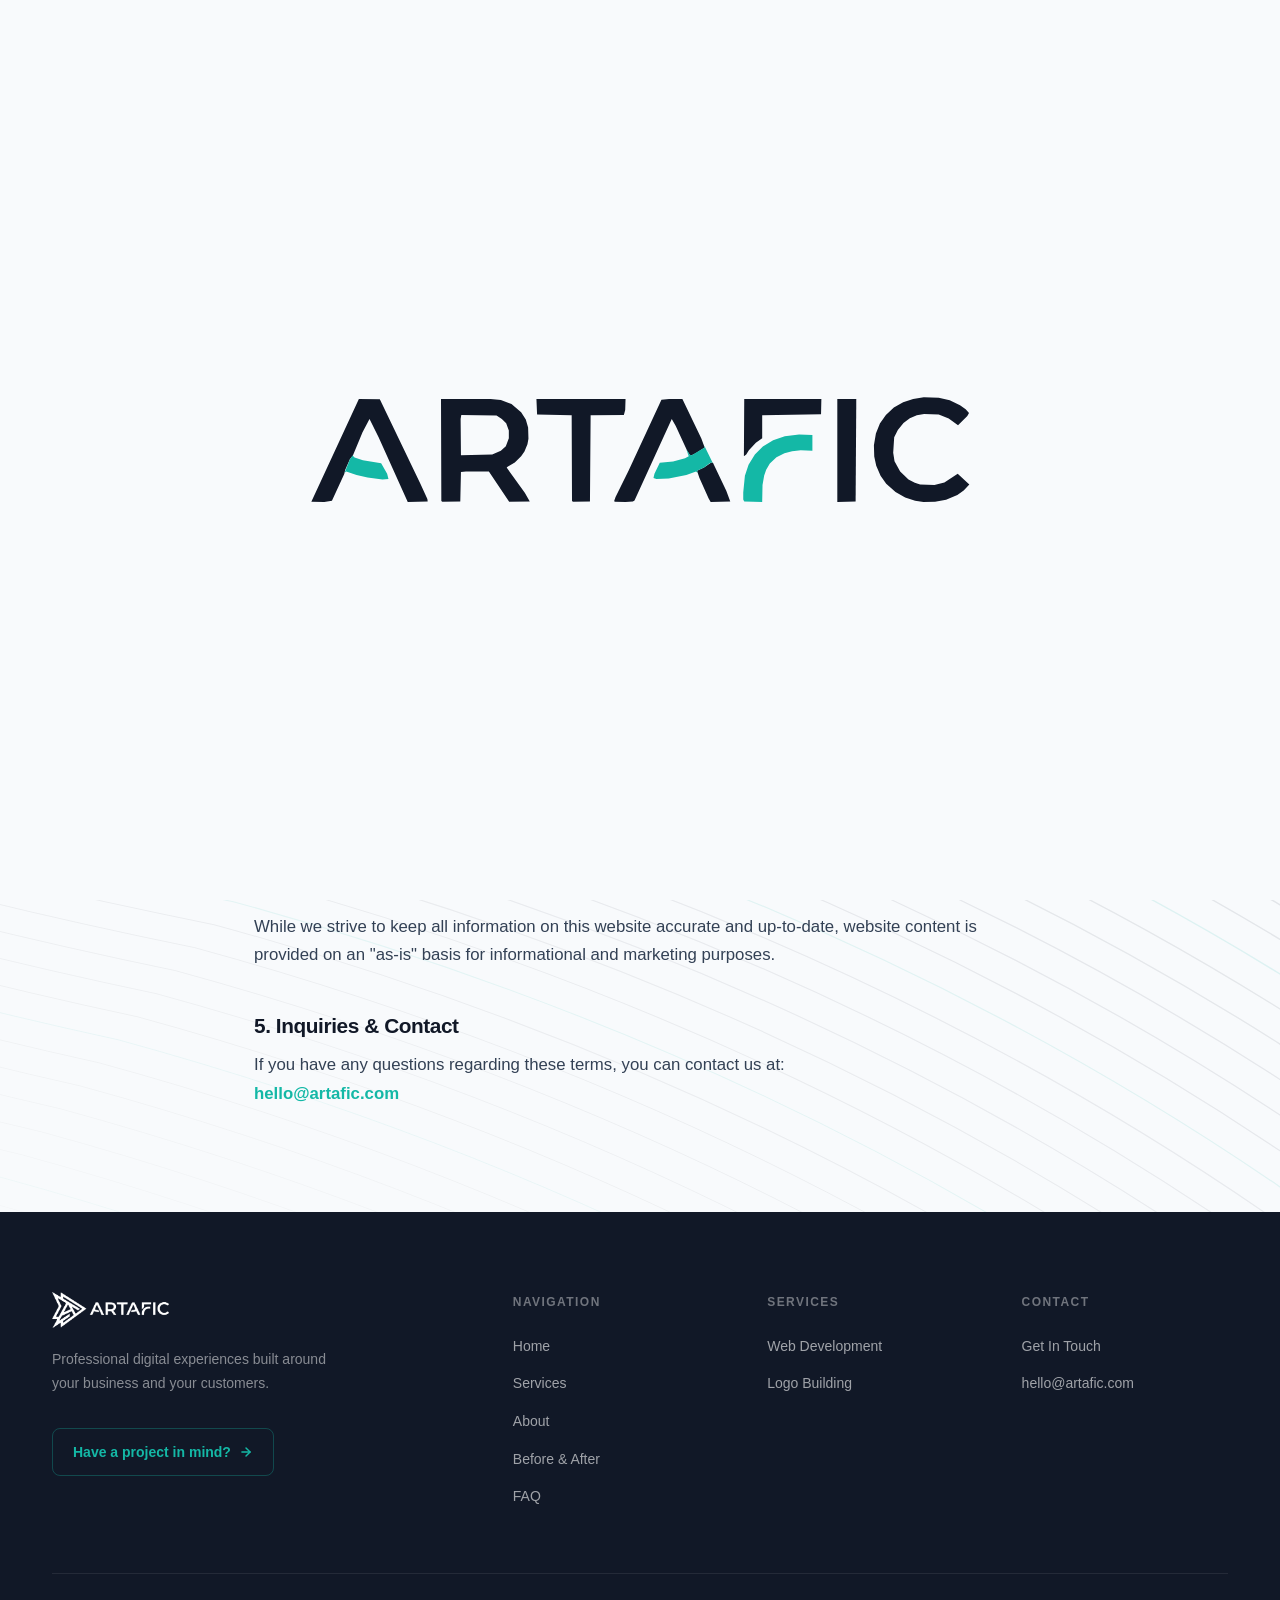
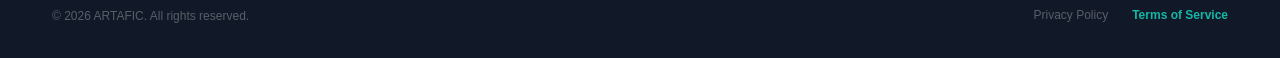
<file: terms.html>
<!DOCTYPE html>
<html lang="en">
<head>
  <meta charset="UTF-8" />
  <meta name="viewport" content="width=device-width, initial-scale=1.0" />
  <meta http-equiv="X-UA-Compatible" content="IE=edge" />

  <!-- Security Headers -->
  <meta http-equiv="Content-Security-Policy" content="default-src 'self'; script-src 'self' 'unsafe-inline' https://esm.sh; style-src 'self' 'unsafe-inline' https://fonts.googleapis.com; font-src 'self' https://fonts.gstatic.com; img-src 'self' data: https://motionsites.ai https://cdn.cosmos.so https://shrug-person-78902957.figma.site; connect-src 'self' https://esm.sh; object-src 'none'; base-uri 'self'; form-action 'self' mailto:;" />
  <meta http-equiv="X-Content-Type-Options" content="nosniff" />
  <meta http-equiv="Referrer-Policy" content="strict-origin-when-cross-origin" />

  <!-- SEO -->
  <meta name="google-site-verification" content="a_2RpcLyJkDHQhTWIVu5BeVPZF6huv7hIAScZ9HsRRM" />
  <title>Terms of Service — ARTAFIC</title>
  <meta name="description" content="Read ARTAFIC's Terms of Service governing website use, intellectual property, and client project inquiry procedures." />
  <meta name="robots" content="index, follow" />
  <link rel="canonical" href="https://artafic.vercel.app/terms" />
  <link rel="icon" type="image/svg+xml" href="assets/images/favicon.svg?v=3.0" />
  <link rel="icon" type="image/png" sizes="48x48" href="assets/images/favicon-48x48.png?v=3.0" />
  <link rel="icon" type="image/png" sizes="32x32" href="assets/images/favicon-32x32.png?v=3.0" />
  <link rel="icon" type="image/png" sizes="16x16" href="assets/images/favicon-16x16.png?v=3.0" />
  <link rel="shortcut icon" href="favicon.ico?v=3.0" />
  <link rel="apple-touch-icon" sizes="180x180" href="assets/images/apple-touch-icon.png?v=3.0" />

  <!-- Open Graph -->
  <meta property="og:type" content="website" />
  <meta property="og:url" content="https://artafic.vercel.app/terms" />
  <meta property="og:title" content="Terms of Service — ARTAFIC" />
  <meta property="og:description" content="Read ARTAFIC's Terms of Service." />
  <meta property="og:image" content="https://artafic.vercel.app/assets/images/og-image.jpg?v=2.0" />
  <meta property="og:image:width" content="1200" />
  <meta property="og:image:height" content="630" />
  <meta property="og:image:type" content="image/jpeg" />
  <meta name="twitter:card" content="summary_large_image" />
  <meta name="twitter:title" content="Terms of Service — ARTAFIC" />
  <meta name="twitter:description" content="Read ARTAFIC's Terms of Service." />
  <meta name="twitter:image" content="https://artafic.vercel.app/assets/images/og-image.jpg?v=2.0" />

  <!-- Fonts -->
  <link rel="preconnect" href="https://fonts.googleapis.com" />
  <link rel="preconnect" href="https://fonts.gstatic.com" crossorigin />
  <link href="https://fonts.googleapis.com/css2?family=Unbounded:wght@400;500;600;700;800&family=Montserrat:wght@400;500;600;700;800&family=Inter:wght@400;500;600&display=swap" rel="stylesheet" />

  <!-- Styles -->
  <link rel="stylesheet" href="css/styles.css?v=5.6" />
  <link rel="stylesheet" href="css/about.css?v=3.5" />
</head>
<body class="legal-page about-page">

<!-- ARTAFIC Branded Loader (Solid Wordmark + SelfMadeSystem Stroke Animation) -->
<div id="artafic-loader" class="artafic-loading-overlay">
  <div class="artafic-loader" role="status" aria-label="Loading ARTAFIC">
    <svg xmlns="http://www.w3.org/2000/svg" viewBox="-25 -20 2045 365" class="artafic-wordmark-svg" aria-hidden="true">
      <!-- Layer 1: Solid Filled ARTAFIC Wordmark (#111827 dark + #14B8A6 teal accents) -->
      <g class="artafic-wordmark-fill">
        <path d="M 152 10 L 215 11 L 337 265 L 358 311 L 359 318 L 299 320 L 211 124 L 184 70 L 163 110 L 134 180 L 125 191 L 111 223 L 108 236 L 71 316 L 48 320 L 9 319 Z" fill="#111827" fill-rule="evenodd" />
        <path d="M 133 180 L 139 186 L 164 194 L 219 203 L 237 235 L 241 251 L 223 252 L 178 246 L 145 239 L 114 228 L 109 232 L 125 191 Z" fill="#14B8A6" fill-rule="evenodd" />
        <path d="M 399 10 L 548 10 L 579 13 L 611 25 L 640 50 L 654 72 L 661 96 L 662 130 L 659 146 L 650 168 L 640 182 L 621 201 L 597 215 L 597 217 L 651 292 L 666 318 L 604 319 L 543 228 L 474 228 L 459 230 L 457 318 L 403 319 L 400 317 Z M 460 58 L 458 70 L 459 179 L 553 177 L 579 166 L 594 152 L 603 128 L 603 105 L 595 83 L 582 70 L 566 60 Z" fill="#111827" fill-rule="evenodd" />
        <path d="M 686 10 L 954 10 L 953 43 L 949 58 L 849 59 L 847 318 L 796 319 L 793 317 L 792 59 L 688 57 Z" fill="#111827" fill-rule="evenodd" />
        <path d="M 1085 10 L 1125 10 L 1182 129 L 1192 156 L 1165 173 L 1153 179 L 1148 179 L 1139 165 L 1105 91 L 1093 70 L 981 315 L 976 318 L 954 320 L 921 319 L 920 316 L 924 305 L 963 226 L 1062 12 Z M 1212 201 L 1217 202 L 1219 206 L 1257 286 L 1269 318 L 1210 320 L 1204 309 L 1176 247 L 1169 226 L 1190 216 Z" fill="#111827" fill-rule="evenodd" />
        <path d="M 1191 151 L 1216 202 L 1212 201 L 1206 204 L 1190 216 L 1169 226 L 1171 233 L 1166 228 L 1137 239 L 1084 249 L 1047 251 L 1038 248 L 1041 235 L 1057 202 L 1097 198 L 1133 188 L 1144 182 L 1137 161 L 1147 178 L 1153 179 L 1192 156 Z" fill="#14B8A6" fill-rule="evenodd" />
        <path d="M 1311 10 L 1543 10 L 1542 56 L 1365 59 L 1365 128 L 1346 142 L 1325 164 L 1317 177 L 1310 182 Z" fill="#111827" fill-rule="evenodd" />
        <path d="M 1476 117 L 1516 118 L 1516 166 L 1481 164 L 1455 167 L 1432 173 L 1408 185 L 1388 204 L 1377 223 L 1371 240 L 1366 269 L 1365 320 L 1311 318 L 1308 312 L 1308 291 L 1313 241 L 1324 208 L 1343 177 L 1367 153 L 1398 134 L 1433 122 Z" fill="#14B8A6" fill-rule="evenodd" />
        <path d="M 1591 10 L 1648 10 L 1646 318 L 1591 320 Z" fill="#111827" fill-rule="evenodd" />
        <path d="M 1851 5 L 1896 6 L 1929 14 L 1960 29 L 1977 41 L 1987 52 L 1982 61 L 1954 89 L 1926 69 L 1896 57 L 1852 55 L 1830 59 L 1809 68 L 1790 82 L 1773 103 L 1762 125 L 1759 172 L 1763 197 L 1780 228 L 1805 252 L 1824 262 L 1840 267 L 1883 269 L 1913 261 L 1953 235 L 1988 267 L 1971 285 L 1952 299 L 1918 313 L 1885 319 L 1850 320 L 1825 316 L 1795 306 L 1766 290 L 1738 265 L 1721 241 L 1708 211 L 1702 183 L 1701 149 L 1707 114 L 1719 84 L 1737 58 L 1761 36 L 1789 20 L 1819 10 Z" fill="#111827" fill-rule="evenodd" />
      </g>

      <!-- Layer 2: SelfMadeSystem Animated Stroke Layer (Active Tracer Beam, Fades to 0 at Rest) -->
      <g class="artafic-wordmark-stroke">
        <g class="letter-a1">
          <path d="M 152 10 L 215 11 L 337 265 L 358 311 L 359 318 L 299 320 L 211 124 L 184 70 L 163 110 L 134 180 L 125 191 L 111 223 L 108 236 L 71 316 L 48 320 L 9 319 Z" fill="none" stroke="#14B8A6" stroke-width="7" stroke-linecap="round" stroke-linejoin="round" class="dash" pathLength="360" />
          <path d="M 133 180 L 139 186 L 164 194 L 219 203 L 237 235 L 241 251 L 223 252 L 178 246 L 145 239 L 114 228 L 109 232 L 125 191 Z" fill="none" stroke="#2DD4BF" stroke-width="8" stroke-linecap="round" stroke-linejoin="round" class="dash" pathLength="360" />
        </g>
        <g class="letter-r">
          <path d="M 399 10 L 548 10 L 579 13 L 611 25 L 640 50 L 654 72 L 661 96 L 662 130 L 659 146 L 650 168 L 640 182 L 621 201 L 597 215 L 597 217 L 651 292 L 666 318 L 604 319 L 543 228 L 474 228 L 459 230 L 457 318 L 403 319 L 400 317 Z M 460 58 L 458 70 L 459 179 L 553 177 L 579 166 L 594 152 L 603 128 L 603 105 L 595 83 L 582 70 L 566 60 Z" fill="none" stroke="#14B8A6" stroke-width="7" stroke-linecap="round" stroke-linejoin="round" class="dash" pathLength="360" />
        </g>
        <g class="letter-t">
          <path d="M 686 10 L 954 10 L 953 43 L 949 58 L 849 59 L 847 318 L 796 319 L 793 317 L 792 59 L 688 57 Z" fill="none" stroke="#14B8A6" stroke-width="7" stroke-linecap="round" stroke-linejoin="round" class="dash" pathLength="360" />
        </g>
        <g class="letter-a2">
          <path d="M 1085 10 L 1125 10 L 1182 129 L 1192 156 L 1165 173 L 1153 179 L 1148 179 L 1139 165 L 1105 91 L 1093 70 L 981 315 L 976 318 L 954 320 L 921 319 L 920 316 L 924 305 L 963 226 L 1062 12 Z M 1212 201 L 1217 202 L 1219 206 L 1257 286 L 1269 318 L 1210 320 L 1204 309 L 1176 247 L 1169 226 L 1190 216 Z" fill="none" stroke="#14B8A6" stroke-width="7" stroke-linecap="round" stroke-linejoin="round" class="dash" pathLength="360" />
          <path d="M 1191 151 L 1216 202 L 1212 201 L 1206 204 L 1190 216 L 1169 226 L 1171 233 L 1166 228 L 1137 239 L 1084 249 L 1047 251 L 1038 248 L 1041 235 L 1057 202 L 1097 198 L 1133 188 L 1144 182 L 1137 161 L 1147 178 L 1153 179 L 1192 156 Z" fill="none" stroke="#2DD4BF" stroke-width="8" stroke-linecap="round" stroke-linejoin="round" class="dash" pathLength="360" />
        </g>
        <g class="letter-f">
          <path d="M 1311 10 L 1543 10 L 1542 56 L 1365 59 L 1365 128 L 1346 142 L 1325 164 L 1317 177 L 1310 182 Z" fill="none" stroke="#14B8A6" stroke-width="7" stroke-linecap="round" stroke-linejoin="round" class="dash" pathLength="360" />
          <path d="M 1476 117 L 1516 118 L 1516 166 L 1481 164 L 1455 167 L 1432 173 L 1408 185 L 1388 204 L 1377 223 L 1371 240 L 1366 269 L 1365 320 L 1311 318 L 1308 312 L 1308 291 L 1313 241 L 1324 208 L 1343 177 L 1367 153 L 1398 134 L 1433 122 Z" fill="none" stroke="#2DD4BF" stroke-width="8" stroke-linecap="round" stroke-linejoin="round" class="dash" pathLength="360" />
        </g>
        <g class="letter-i">
          <path d="M 1591 10 L 1648 10 L 1646 318 L 1591 320 Z" fill="none" stroke="#14B8A6" stroke-width="7" stroke-linecap="round" stroke-linejoin="round" class="dash" pathLength="360" />
        </g>
        <g class="letter-c">
          <path d="M 1851 5 L 1896 6 L 1929 14 L 1960 29 L 1977 41 L 1987 52 L 1982 61 L 1954 89 L 1926 69 L 1896 57 L 1852 55 L 1830 59 L 1809 68 L 1790 82 L 1773 103 L 1762 125 L 1759 172 L 1763 197 L 1780 228 L 1805 252 L 1824 262 L 1840 267 L 1883 269 L 1913 261 L 1953 235 L 1988 267 L 1971 285 L 1952 299 L 1918 313 L 1885 319 L 1850 320 L 1825 316 L 1795 306 L 1766 290 L 1738 265 L 1721 241 L 1708 211 L 1702 183 L 1701 149 L 1707 114 L 1719 84 L 1737 58 L 1761 36 L 1789 20 L 1819 10 Z" fill="none" stroke="#14B8A6" stroke-width="7" stroke-linecap="round" stroke-linejoin="round" class="dash" pathLength="360" />
        </g>
      </g>
    </svg>
  </div>
</div>

<!-- ═══════════════════════════════════════════════════════════
     NAVIGATION (Light Surface: Original Logo, Dark Links)
═══════════════════════════════════════════════════════════ -->
<header role="banner">
  <nav class="nav" id="nav" aria-label="Main navigation">
    <div class="nav__inner">

      <a href="index.html" class="nav__logo" aria-label="ARTAFIC — Home">
        <img src="assets/images/logo.png" alt="ARTAFIC" class="nav__logo-image">
      </a>

      <ul class="nav__links" role="list">
        <li><a href="index.html"              class="nav__link" data-nav-link data-section="home">Home</a></li>
        <li><a href="index.html#services"     class="nav__link" data-nav-link data-section="services">Services</a></li>
        <li><a href="about.html"              class="nav__link" data-nav-link>About</a></li>
        <li><a href="index.html#before-after" class="nav__link" data-nav-link data-section="before-after">Before &amp; After</a></li>
        <li><a href="faq.html"                class="nav__link" data-nav-link>FAQ</a></li>
      </ul>

      <div class="nav__actions">
        <a href="index.html#booking" class="btn btn--primary btn--sm" data-section="booking">Get In Touch</a>
        <button class="nav__hamburger" id="hamburger" aria-label="Open navigation menu" aria-expanded="false" aria-controls="mobile-menu">
          <span class="nav__hamburger-line" aria-hidden="true"></span>
          <span class="nav__hamburger-line" aria-hidden="true"></span>
          <span class="nav__hamburger-line" aria-hidden="true"></span>
        </button>
      </div>

    </div>
  </nav>

  <!-- Mobile Full-Screen Menu -->
  <div class="nav__mobile" id="mobile-menu" role="dialog" aria-label="Mobile navigation" aria-modal="true">
    <div class="nav__mobile-header">
      <a href="index.html" class="nav__logo" aria-label="ARTAFIC — Home" data-mobile-nav-link data-section="home">
        <img src="assets/images/logo.png" alt="ARTAFIC" class="nav__logo-image">
      </a>
      <button class="nav__mobile-close" id="mobile-menu-close" aria-label="Close navigation menu">
        <svg xmlns="http://www.w3.org/2000/svg" width="24" height="24" viewBox="0 0 24 24" fill="none" stroke="currentColor" stroke-width="2" stroke-linecap="round" stroke-linejoin="round"><line x1="18" y1="6" x2="6" y2="18"/><line x1="6" y1="6" x2="18" y2="18"/></svg>
      </button>
    </div>
    <div class="nav__mobile-body">
      <ul class="nav__mobile-links" role="list">
        <li><a href="index.html"              class="nav__mobile-link" data-mobile-nav-link data-section="home">Home</a></li>
        <li><a href="index.html#services"     class="nav__mobile-link" data-mobile-nav-link data-section="services">Services</a></li>
        <li><a href="about.html"              class="nav__mobile-link" data-mobile-nav-link>About</a></li>
        <li><a href="index.html#before-after" class="nav__mobile-link" data-mobile-nav-link data-section="before-after">Before &amp; After</a></li>
        <li><a href="faq.html"                class="nav__mobile-link" data-mobile-nav-link>FAQ</a></li>
      </ul>
      <div class="nav__mobile-actions">
        <a href="index.html#booking" class="btn btn--primary btn--lg" style="width:100%; justify-content:center;" data-mobile-nav-link data-section="booking">Get In Touch</a>
      </div>
    </div>
  </div>
</header>

<!-- ═══════════════════════════════════════════════════════════
     MAIN TERMS CONTENT (Clean Single-Column Layout)
═══════════════════════════════════════════════════════════ -->
<main id="main-content" tabindex="-1">
  <section class="section legal-section">
    <!-- Light Background Typography Watermark -->
    <div class="chapter-watermark chapter-watermark--terms-doc" aria-hidden="true" data-parallax="-0.12">TERMS</div>
    <div class="floating-paths-bg" data-pos="-1" data-theme="light" style="opacity: 0.45;"></div>

    <div class="legal-container">
      <p class="legal-label">LEGAL</p>
      <h1 class="legal-title">Terms of Service</h1>
      <p class="legal-meta">Last Updated: September 2026</p>

      <div class="legal-body">

        <section class="legal-block">
          <h2>1. General Website Terms</h2>
          <p>
            Welcome to the ARTAFIC website. By accessing or using this website, you agree to comply with and be bound by these terms. This website is intended for business inquiries regarding our digital agency services: Web Development and Logo Building.
          </p>
        </section>

        <section class="legal-block">
          <h2>2. Project Inquiries &amp; Service Engagements</h2>
          <p>
            Submitting an inquiry through our contact form or chat assistant does not constitute a binding contract or service agreement. Client engagements, project deliverables, payment milestones, and timelines are established through separate written project agreements mutually reviewed and approved by both parties.
          </p>
        </section>

        <section class="legal-block">
          <h2>3. Intellectual Property</h2>
          <p>
            All original branding, designs, layout code, and editorial materials presented on this website are the intellectual property of ARTAFIC, unless otherwise credited. You may not reproduce, redistribute, or duplicate any portion of this website without prior written authorization.
          </p>
        </section>

        <section class="legal-block">
          <h2>4. Accuracy of Information</h2>
          <p>
            While we strive to keep all information on this website accurate and up-to-date, website content is provided on an "as-is" basis for informational and marketing purposes.
          </p>
        </section>

        <section class="legal-block">
          <h2>5. Inquiries &amp; Contact</h2>
          <p>
            If you have any questions regarding these terms, you can contact us at:
            <br />
            <a href="mailto:hello@artafic.com">hello@artafic.com</a>
          </p>
        </section>

      </div>
    </div>
  </section>
</main>

<!-- ═══════════════════════════════════════════════════════════
     FOOTER
═══════════════════════════════════════════════════════════ -->
<footer class="footer" role="contentinfo" aria-label="Site footer">
  <div class="container">
    <div class="footer__grid">

      <div class="footer__brand">
        <a href="index.html" class="footer__brand-logo" aria-label="ARTAFIC — Home">
          <img src="assets/images/logo.png" alt="ARTAFIC" class="footer__logo-image" width="117" height="36">
        </a>
        <p class="footer__brand-desc">Professional digital experiences built around your business and your customers.</p>
        <a href="index.html#booking" class="footer__brand-cta">
          Have a project in mind?
          <svg xmlns="http://www.w3.org/2000/svg" width="14" height="14" viewBox="0 0 24 24" fill="none" stroke="currentColor" stroke-width="2.5" stroke-linecap="round" stroke-linejoin="round" aria-hidden="true"><path d="M5 12h14"/><path d="m12 5 7 7-7 7"/></svg>
        </a>
      </div>

      <div class="footer__col">
        <p class="footer__col-title">Navigation</p>
        <ul class="footer__links" role="list">
          <li><a href="index.html" class="footer__link" data-section="home">Home</a></li>
          <li><a href="index.html#services" class="footer__link" data-section="services">Services</a></li>
          <li><a href="about.html" class="footer__link">About</a></li>
          <li><a href="index.html#before-after" class="footer__link" data-section="before-after">Before &amp; After</a></li>
          <li><a href="faq.html" class="footer__link">FAQ</a></li>
        </ul>
      </div>

      <div class="footer__col">
        <p class="footer__col-title">Services</p>
        <ul class="footer__links" role="list">
          <li><a href="index.html#services" class="footer__link" data-section="services">Web Development</a></li>
          <li><a href="index.html#services" class="footer__link" data-section="services">Logo Building</a></li>
        </ul>
      </div>

      <div class="footer__col">
        <p class="footer__col-title">Contact</p>
        <ul class="footer__links" role="list">
          <li><a href="index.html#booking" class="footer__link" data-section="booking">Get In Touch</a></li>
          <li><a href="mailto:hello@artafic.com" class="footer__link">hello@artafic.com</a></li>
        </ul>
      </div>

    </div>

    <div class="footer__bottom">
      <p class="footer__copyright">&copy; 2026 ARTAFIC. All rights reserved.</p>
      <div class="footer__legal">
        <a href="privacy.html" class="footer__legal-link">Privacy Policy</a>
        <a href="terms.html" class="footer__legal-link" style="color: var(--color-teal); font-weight: 600;">Terms of Service</a>
      </div>
    </div>
  </div>
</footer>

<!-- JS -->
<script src="js/main.js?v=6.1"></script>
<script src="js/about.js?v=3.5"></script>
</body>
</html>
</file>
<file: css/styles.css>
/* ============================================================
   ARTAFIC — Design System & Styles
   Version: 1.0.0
   ============================================================ */

/* ────────────────────────────────────────────────────────────
   01. CUSTOM PROPERTIES (Design Tokens)
   ──────────────────────────────────────────────────────────── */
:root {
  /* Colors — ARTAFIC Brand System */
  --color-primary: #14B8A6;         /* Electric Teal — Main brand accent, CTAs, active states */
  --color-teal: #14B8A6;            /* Primary Accent */
  --color-primary-dark: #0F766E;    /* Deep Teal — Hover states, darker accents */
  --color-teal-dark: #0F766E;
  --color-teal-darker: #0F766E;
  --color-primary-light: #CCFBF1;   /* Soft Teal — Subtle backgrounds, badges */
  --color-teal-light: #CCFBF1;
  --color-teal-mid: #CCFBF1;

  --color-bg: #FFFFFF;              /* Pure White — Main page background */
  --color-bg-alt: #F0FDFA;          /* Soft Mint — Alternating sections, subtle highlights */
  --color-surface: #F8FAFC;         /* Off White — Cards, forms, UI surfaces */

  --color-charcoal: #111827;        /* Deep Charcoal — Headlines and important text */
  --color-text: #111827;            /* Main Text */
  --color-text-body: #475569;       /* Secondary Text — Slate */
  --color-text-muted: #64748B;      /* Muted Text — Muted Slate */
  --color-text-subtle: #64748B;

  --color-border: #E2E8F0;          /* Light Slate — Cards, inputs, dividers */
  --color-border-light: #F1F5F9;
  --color-border-dark: #CBD5E1;

  --color-dark-section: #0B1120;    /* Charcoal — Dark feature sections */
  --color-dark-surface: #111827;    /* Dark Slate — Cards inside dark sections */
  --color-white-on-dark: #FFFFFF;   /* White on Dark */

  --color-success: #16A34A;         /* Green — Success states */
  --color-error: #DC2626;           /* Red — Form errors */
  --color-warning: #D97706;         /* Amber — Warnings */

  /* Typography */
  --font-heading: 'Montserrat', sans-serif;
  --font-body: 'Inter', sans-serif;
  --font-hero-title: 'Cormorant Garamond', Georgia, serif;

  /* Type Scale */
  --text-xs: 0.75rem;
  --text-sm: 0.875rem;
  --text-base: 1rem;
  --text-lg: 1.125rem;
  --text-xl: 1.25rem;
  --text-2xl: 1.5rem;
  --text-3xl: 1.875rem;
  --text-4xl: 2.25rem;
  --text-5xl: 3rem;
  --text-6xl: 3.75rem;
  --text-7xl: 4.5rem;

  /* Font Weights */
  --weight-normal: 400;
  --weight-medium: 500;
  --weight-semibold: 600;
  --weight-bold: 700;
  --weight-extrabold: 800;

  /* Spacing */
  --space-1: 0.25rem;
  --space-2: 0.5rem;
  --space-3: 0.75rem;
  --space-4: 1rem;
  --space-5: 1.25rem;
  --space-6: 1.5rem;
  --space-8: 2rem;
  --space-10: 2.5rem;
  --space-12: 3rem;
  --space-16: 4rem;
  --space-20: 5rem;
  --space-24: 6rem;
  --space-32: 8rem;

  /* Border Radius */
  --radius-sm: 4px;
  --radius-md: 8px;
  --radius-lg: 12px;
  --radius-xl: 16px;
  --radius-2xl: 24px;
  --radius-full: 9999px;

  /* Shadows */
  --shadow-sm: 0 1px 3px rgba(0,0,0,0.06), 0 1px 2px rgba(0,0,0,0.04);
  --shadow-md: 0 4px 12px rgba(0,0,0,0.06), 0 2px 6px rgba(0,0,0,0.04);
  --shadow-lg: 0 10px 30px rgba(0,0,0,0.07), 0 4px 12px rgba(0,0,0,0.04);
  --shadow-xl: 0 20px 50px rgba(0,0,0,0.09), 0 8px 20px rgba(0,0,0,0.05);
  --shadow-teal: 0 4px 20px rgba(20,184,166,0.18);

  /* Transitions */
  --ease-out: cubic-bezier(0.16, 1, 0.3, 1);
  --ease-in: cubic-bezier(0.7, 0, 0.84, 0);
  --ease-in-out: cubic-bezier(0.37, 0, 0.63, 1);
  --duration-fast: 150ms;
  --duration-base: 250ms;
  --duration-slow: 400ms;
  --duration-slower: 600ms;

  /* Layout */
  --container-max: 1240px;
  --container-wide: 1400px;
  --nav-height: 72px;
}

/* ────────────────────────────────────────────────────────────
   02. RESET & BASE
   ──────────────────────────────────────────────────────────── */
*, *::before, *::after {
  box-sizing: border-box;
  margin: 0;
  padding: 0;
}

html {
  scroll-behavior: smooth;
  scroll-padding-top: calc(var(--nav-height, 72px) + 16px);
  font-size: 16px;
  -webkit-text-size-adjust: 100%;
}

section[id],
div[id].process-sticky {
  scroll-margin-top: calc(var(--nav-height, 72px) + 16px);
}

body {
  font-family: var(--font-body);
  font-size: var(--text-base);
  font-weight: var(--weight-normal);
  color: var(--color-text-body);
  background-color: var(--color-bg);
  line-height: 1.6;
  -webkit-font-smoothing: antialiased;
  -moz-osx-font-smoothing: grayscale;
  overflow-x: hidden;
}

img, video, svg {
  max-width: 100%;
  height: auto;
  display: block;
}

a {
  color: inherit;
  text-decoration: none;
}

button {
  font-family: inherit;
  cursor: pointer;
  border: none;
  background: none;
}

ul, ol {
  list-style: none;
}

h1, h2, h3, h4, h5, h6 {
  font-family: var(--font-heading);
  font-weight: var(--weight-bold);
  color: var(--color-charcoal);
  line-height: 1.15;
  letter-spacing: -0.02em;
}

p {
  color: var(--color-text-body);
  line-height: 1.7;
}

input, textarea, select {
  font-family: inherit;
  font-size: inherit;
}

/* ────────────────────────────────────────────────────────────
   03. REDUCED MOTION
   ──────────────────────────────────────────────────────────── */
@media (prefers-reduced-motion: reduce) {
  *, *::before, *::after {
    animation-duration: 0.01ms !important;
    animation-iteration-count: 1 !important;
    transition-duration: 0.01ms !important;
    scroll-behavior: auto !important;
  }
}

/* ────────────────────────────────────────────────────────────
   04. UTILITIES
   ──────────────────────────────────────────────────────────── */
.container {
  position: relative;
  z-index: 1;
  max-width: var(--container-max);
  margin: 0 auto;
  padding: 0 var(--space-8);
}

.container--wide {
  position: relative;
  z-index: 1;
  max-width: var(--container-wide);
  margin: 0 auto;
  padding: 0 var(--space-8);
}

.section {
  position: relative;
  overflow: hidden;
  padding: var(--space-24) 0;
}

.section--alt {
  background-color: var(--color-bg-alt);
}

.section--surface {
  background-color: var(--color-surface);
}

.section-label {
  display: inline-flex;
  align-items: center;
  gap: var(--space-2);
  font-family: var(--font-heading);
  font-size: var(--text-xs);
  font-weight: var(--weight-semibold);
  letter-spacing: 0.12em;
  text-transform: uppercase;
  color: var(--color-teal-dark);
  margin-bottom: var(--space-4);
}

.section-label::before {
  content: '';
  display: block;
  width: 20px;
  height: 2px;
  background: var(--color-teal);
  border-radius: var(--radius-full);
}

.section-header {
  max-width: 680px;
  margin-bottom: var(--space-16);
}

.section-header--centered {
  max-width: 680px;
  margin: 0 auto var(--space-16);
  text-align: center;
}

.section-header--centered .section-label {
  justify-content: center;
}

.section-title {
  font-size: var(--text-4xl);
  font-weight: var(--weight-extrabold);
  color: var(--color-charcoal);
  margin-bottom: var(--space-4);
  letter-spacing: -0.03em;
}

.section-subtitle {
  font-size: var(--text-lg);
  color: var(--color-text-muted);
  line-height: 1.65;
}

/* ────────────────────────────────────────────────────────────
   05. BUTTONS
   ──────────────────────────────────────────────────────────── */
.btn {
  display: inline-flex;
  align-items: center;
  gap: var(--space-2);
  font-family: var(--font-heading);
  font-size: var(--text-sm);
  font-weight: var(--weight-semibold);
  letter-spacing: 0.01em;
  padding: 14px 28px;
  border-radius: var(--radius-md);
  border: 1.5px solid transparent;
  transition: all var(--duration-base) var(--ease-out);
  cursor: pointer;
  position: relative;
  overflow: hidden;
  white-space: nowrap;
}

.btn::after {
  content: '';
  position: absolute;
  inset: 0;
  opacity: 0;
  transition: opacity var(--duration-fast) var(--ease-out);
}

.btn:hover::after {
  opacity: 1;
}

.btn--primary {
  background: var(--color-teal);
  color: #fff;
  border-color: var(--color-teal);
}

.btn--primary::after {
  background: rgba(0,0,0,0.08);
}

.btn--primary:hover {
  background: var(--color-teal-dark);
  border-color: var(--color-teal-dark);
  transform: translateY(-1px);
  box-shadow: var(--shadow-teal);
}

.btn--primary:active {
  transform: translateY(0);
}

.btn--outline {
  background: transparent;
  color: var(--color-charcoal);
  border-color: var(--color-border-dark);
}

.btn--outline:hover {
  border-color: var(--color-charcoal);
  transform: translateY(-1px);
  box-shadow: var(--shadow-sm);
}

.btn--outline-teal {
  background: transparent;
  color: var(--color-teal-dark);
  border-color: var(--color-teal);
}

.btn--outline-teal:hover {
  background: var(--color-teal-light);
  transform: translateY(-1px);
}

/* White-border outline for dark hero background */
.btn--outline-white {
  background: transparent;
  color: rgba(255,255,255,0.92);
  border-color: rgba(255,255,255,0.35);
}

.btn--outline-white:hover {
  background: rgba(255,255,255,0.1);
  border-color: rgba(255,255,255,0.7);
  color: #fff;
  transform: translateY(-1px);
}

.btn--ghost {
  background: transparent;
  color: var(--color-text-muted);
  border-color: transparent;
  padding-left: 0;
  padding-right: 0;
}

.btn--ghost:hover {
  color: var(--color-charcoal);
}

.btn--lg {
  font-size: var(--text-base);
  padding: 16px 36px;
}

.btn--sm {
  font-size: var(--text-xs);
  padding: 10px 20px;
}

.btn:focus-visible {
  outline: 2px solid var(--color-teal);
  outline-offset: 3px;
}

.btn-arrow {
  display: inline-flex;
  align-items: center;
  gap: var(--space-2);
  font-family: var(--font-heading);
  font-size: var(--text-sm);
  font-weight: var(--weight-semibold);
  color: var(--color-teal-dark);
  transition: gap var(--duration-base) var(--ease-out), color var(--duration-fast);
  cursor: pointer;
}

.btn-arrow:hover {
  gap: var(--space-3);
  color: var(--color-teal-darker);
}

.btn-arrow svg {
  width: 16px;
  height: 16px;
  transition: transform var(--duration-base) var(--ease-out);
}

.btn-arrow:hover svg {
  transform: translateX(3px);
}

/* ────────────────────────────────────────────────────────────
   06. NAVIGATION
   ──────────────────────────────────────────────────────────── */
.nav {
  position: fixed;
  top: 0;
  left: 50%;
  transform: translateX(-50%);
  width: 100%;
  max-width: 100vw;
  z-index: 1000;
  height: var(--nav-height);
  display: flex;
  align-items: center;
  transition: all var(--duration-slow) var(--ease-out);
  border-bottom: 1px solid transparent;
}

.nav.is-scrolled {
  top: 16px;
  width: calc(100% - 32px);
  max-width: var(--container-max);
  height: 64px;
  border-radius: 100px;
  
  /* Pure Crystal Glass Effect */
  background: rgba(255, 255, 255, 0.2);
  backdrop-filter: blur(32px) saturate(140%);
  -webkit-backdrop-filter: blur(32px) saturate(140%);
  
  /* Crystal light refraction edges */
  border: 1px solid rgba(255, 255, 255, 0.2);
  border-top-color: rgba(255, 255, 255, 0.8);
  border-left-color: rgba(255, 255, 255, 0.6);
  
  /* Deep shadow and internal volume glow */
  box-shadow: 
    0 16px 40px rgba(0, 0, 0, 0.1),
    0 1px 2px rgba(0, 0, 0, 0.05),
    inset 0 0 0 1px rgba(255, 255, 255, 0.1),
    inset 0 2px 20px rgba(255, 255, 255, 0.4);
}

.nav__inner {
  max-width: var(--container-max);
  margin: 0 auto;
  padding: 0 var(--space-8);
  width: 100%;
  display: flex;
  align-items: center;
  justify-content: space-between;
  gap: var(--space-8);
}

.nav__logo {
  display: flex;
  align-items: center;
  flex-shrink: 0;
  text-decoration: none;
}

.nav__logo-image {
  height: 38px;
  width: auto;
  display: block;
  /* Smooth transition for the color inversion */
  transition: filter var(--duration-base) var(--ease-out);
}

.nav__links {
  display: flex;
  align-items: center;
  gap: var(--space-1);
}

.nav__link {
  font-family: var(--font-heading);
  font-size: var(--text-sm);
  font-weight: var(--weight-medium);
  color: var(--color-text-muted);
  padding: var(--space-2) var(--space-3);
  border-radius: var(--radius-md);
  transition: color var(--duration-fast) var(--ease-out);
  position: relative;
  z-index: 1;
}

.nav__link::before {
  content: '';
  position: absolute;
  inset: 0;
  border-radius: var(--radius-md);
  background-color: rgba(0, 0, 0, 0.06);
  transform: scale(0.85);
  opacity: 0;
  transition: all var(--duration-fast) var(--ease-out);
  z-index: -1;
}

.nav__link:hover {
  color: var(--color-charcoal);
}

.nav__link:hover::before {
  transform: scale(1);
  opacity: 1;
}

.nav__link.is-active,
.nav__link.nav__link--active {
  color: var(--color-teal) !important;
  font-weight: 600;
}

.nav__actions {
  display: flex;
  align-items: center;
  gap: var(--space-3);
  flex-shrink: 0;
}

/* Mobile menu */
.nav__hamburger {
  display: none;
  flex-direction: column;
  justify-content: center;
  gap: 5px;
  width: 36px;
  height: 36px;
  padding: 6px;
  border-radius: var(--radius-md);
  transition: background var(--duration-fast);
  cursor: pointer;
}

.nav__hamburger:hover {
  background: var(--color-border-light);
}

.nav__hamburger-line {
  display: block;
  width: 100%;
  height: 1.5px;
  background: var(--color-charcoal);
  border-radius: var(--radius-full);
  transition: transform var(--duration-base) var(--ease-out), opacity var(--duration-base), width var(--duration-base);
  transform-origin: center;
}

.nav__hamburger.is-open .nav__hamburger-line:nth-child(1) {
  transform: translateY(6.5px) rotate(45deg);
}

.nav__hamburger.is-open .nav__hamburger-line:nth-child(2) {
  opacity: 0;
  width: 0;
}

.nav__hamburger.is-open .nav__hamburger-line:nth-child(3) {
  transform: translateY(-6.5px) rotate(-45deg);
}

.nav__mobile {
  display: none;
  position: fixed;
  top: var(--nav-height);
  left: 0;
  right: 0;
  background: var(--color-surface);
  border-bottom: 1px solid var(--color-border);
  box-shadow: var(--shadow-lg);
  padding: var(--space-6) var(--space-8);
  transform: translateY(-8px);
  opacity: 0;
  pointer-events: none;
  transition: transform var(--duration-base) var(--ease-out), opacity var(--duration-base);
  z-index: 999;
}

.nav__mobile.is-open {
  transform: translateY(0);
  opacity: 1;
  pointer-events: all;
}

.nav__mobile-links {
  display: flex;
  flex-direction: column;
  gap: var(--space-1);
  margin-bottom: var(--space-6);
}

.nav__mobile-link {
  font-family: var(--font-heading);
  font-size: var(--text-base);
  font-weight: var(--weight-medium);
  color: var(--color-text);
  padding: var(--space-3) var(--space-4);
  border-radius: var(--radius-md);
  display: block;
  transition: background var(--duration-fast), color var(--duration-fast);
}

.nav__mobile-link:hover {
  background: var(--color-border-light);
  color: var(--color-charcoal);
}

/* ────────────────────────────────────────────────────────────
   07. HERO SECTION — Aether Flow Interactive Particle Engine
   ──────────────────────────────────────────────────────────── */
.aether-hero {
  position: relative;
  min-height: auto;
  padding: 7.5rem 1.5rem 2.5rem;
  width: 100%;
  display: flex;
  flex-direction: column;
  align-items: center;
  justify-content: center;
  overflow: hidden;
  background-color: #000000;
}

.aether-hero__canvas {
  position: absolute;
  top: 0;
  left: 0;
  width: 100%;
  height: 100%;
  z-index: 1;
}

.aether-hero__content {
  position: relative;
  z-index: 10;
  text-align: center;
  padding: 1.5rem;
  max-width: 900px;
  margin: 0 auto;
}

.aether-hero__badge {
  display: inline-flex;
  align-items: center;
  gap: 0.5rem;
  padding: 0.375rem 1rem;
  border-radius: 9999px;
  background: rgba(168, 85, 247, 0.1);
  border: 1px solid rgba(168, 85, 247, 0.2);
  margin-bottom: 1.5rem;
  backdrop-filter: blur(4px);
  -webkit-backdrop-filter: blur(4px);
}

.aether-hero__badge-icon {
  color: #c084fc;
  width: 16px;
  height: 16px;
  flex-shrink: 0;
}

.aether-hero__badge span {
  font-size: 0.875rem;
  font-weight: 500;
  color: #e5e7eb;
  letter-spacing: 0.01em;
}

.aether-hero__title {
  font-size: clamp(3rem, 8vw, 6rem);
  font-weight: 800;
  letter-spacing: -0.05em;
  margin-bottom: 1.5rem;
  background: linear-gradient(to bottom, #ffffff, #9ca3af);
  -webkit-background-clip: text;
  -webkit-text-fill-color: transparent;
  line-height: 1.1;
}

.aether-hero__subtitle {
  max-width: 42rem;
  margin: 0 auto 2.5rem;
  font-size: 1.125rem;
  color: #9ca3af;
  line-height: 1.6;
}

.aether-hero__actions {
  display: flex;
  justify-content: center;
}

.aether-hero__btn {
  display: inline-flex;
  align-items: center;
  gap: 0.5rem;
  padding: 1rem 2rem;
  background: #ffffff;
  color: #000000;
  font-weight: 600;
  border-radius: 0.5rem;
  text-decoration: none;
  box-shadow: 0 10px 25px rgba(0,0,0,0.5);
  transition: background-color 0.3s ease, transform 0.2s ease;
  font-family: var(--font-heading, sans-serif);
}

.aether-hero__btn:hover {
  background: #e5e7eb;
  transform: translateY(-2px);
}

/* ── Canvas layer ordering ── */
/* Three.js scene sits at z-index 0 (deepest) */
.hero__canvas--three {
  z-index: 0;
}
/* 2D particles float above the 3D scene at z-index 1 */
.hero__canvas--particles {
  z-index: 1;
  /* Make particle canvas transparent so Three.js shows through.
     We clear it with alpha in JS instead of solid black. */
  background: transparent;
}

/* ── 3D Tilt wrapper ──
   This element gets rotateX/rotateY applied by JS on mouse move.
   CSS perspective here makes the children feel like a physical card
   tilting in 3D space. */
.hero__tilt {
  position: relative;
  z-index: 2;
  width: 100%;
  display: flex;
  align-items: center;
  justify-content: center;
  /* Perspective distance — lower = more dramatic tilt */
  perspective: 1200px;
  transform-style: preserve-3d;
  will-change: transform;
  /* Smooth snap-back when mouse leaves */
  transition: transform 0.1s linear;
}

/* Canvas fills the full section, JS sizes it dynamically */
.hero {
  position: relative;
  width: 100%;
  height: 100vh;
  min-height: 600px;
  display: flex;
  align-items: center;
  justify-content: center;
  overflow: hidden;
  background: #0a0a0a;
}

.hero__canvas {
  position: absolute;
  inset: 0;
  width: 100%;
  height: 100%;
  display: block;
}

/* Radial gradient overlay — slightly darkens centre-bottom
   so text pops without killing the particle field */
.hero__canvas-overlay {
  position: absolute;
  inset: 0;
  background:
    radial-gradient(ellipse 80% 60% at 50% 100%, rgba(0,0,0,0.55) 0%, transparent 100%),
    radial-gradient(ellipse 60% 40% at 50% 50%, rgba(0,0,0,0.25) 0%, transparent 100%);
  pointer-events: none;
  z-index: 1;
}

/* Centered text content sits above canvas + overlay */
.hero__center {
  position: relative;
  z-index: 2;
  text-align: center;
  padding: var(--space-8) var(--space-8);
  max-width: 820px;
  width: 100%;
  margin: 0 auto;
  padding-top: calc(var(--nav-height) + var(--space-8));
}

/* ── Eyebrow pill ── */
.hero__eyebrow {
  display: inline-flex;
  align-items: center;
  gap: var(--space-2);
  font-family: var(--font-heading);
  font-size: var(--text-xs);
  font-weight: var(--weight-semibold);
  letter-spacing: 0.14em;
  text-transform: uppercase;
  color: var(--color-teal);
  background: rgba(20,184,166,0.12);
  border: 1px solid rgba(20,184,166,0.3);
  padding: var(--space-2) var(--space-4);
  border-radius: var(--radius-full);
  margin-bottom: var(--space-6);
  backdrop-filter: blur(8px);
  -webkit-backdrop-filter: blur(8px);
}

.hero__eyebrow-dot {
  width: 6px;
  height: 6px;
  border-radius: 50%;
  background: var(--color-teal);
  display: inline-block;
  animation: pulse-dot 2.5s ease infinite;
}

@keyframes pulse-dot {
  0%, 100% { opacity: 1; transform: scale(1); }
  50% { opacity: 0.4; transform: scale(0.6); }
}

/* ── Headline ── */
.hero__title {
  font-size: clamp(2.4rem, 5.5vw, var(--text-7xl));
  font-weight: var(--weight-extrabold);
  /* White → light-grey gradient à la the source component */
  background: linear-gradient(to bottom, #ffffff 0%, rgba(255,255,255,0.7) 100%);
  -webkit-background-clip: text;
  -webkit-text-fill-color: transparent;
  background-clip: text;
  line-height: 1.08;
  letter-spacing: -0.035em;
  margin-bottom: var(--space-6);
}

.aether-hero {
  position: relative;
  height: 100vh;
  width: 100%;
  display: flex;
  flex-direction: column;
  align-items: center;
  justify-content: center;
  overflow: hidden;
  background-color: #000000;
}

.aether-hero__canvas {
  position: absolute;
  top: 0;
  left: 0;
  width: 100%;
  height: 100%;
  z-index: 1;
}

.aether-hero__content {
  position: relative;
  z-index: 10;
  text-align: center;
  padding: 1.5rem;
  max-width: 900px;
  margin: 0 auto;
}

.aether-hero__badge {
  display: inline-flex;
  align-items: center;
  gap: 0.5rem;
  padding: 0.375rem 1rem;
  border-radius: 9999px;
  background: rgba(168, 85, 247, 0.1);
  border: 1px solid rgba(168, 85, 247, 0.2);
  margin-bottom: 1.5rem;
  backdrop-filter: blur(4px);
  -webkit-backdrop-filter: blur(4px);
}

.aether-hero__badge-icon {
  color: #c084fc;
  width: 16px;
  height: 16px;
  flex-shrink: 0;
}

.aether-hero__badge span {
  font-size: 0.8rem;
  font-weight: 500;
  color: var(--color-teal, #14B8A6);
  letter-spacing: 0.1em;
  text-transform: uppercase;
}

.aether-hero__title {
  font-family: var(--font-hero-title, 'Cormorant Garamond', Georgia, serif);
  font-size: clamp(2.8rem, 6.2vw, 5.2rem);
  font-weight: 500;
  letter-spacing: -0.01em;
  max-width: 820px;
  margin: 0 auto 1.25rem;
  background: linear-gradient(180deg, #FFFFFF 0%, #D1D5DB 100%);
  -webkit-background-clip: text;
  -webkit-text-fill-color: transparent;
  background-clip: text;
  line-height: 1.1;
}

.aether-hero__accent {
  background: linear-gradient(135deg, var(--color-teal, #14B8A6) 0%, #c084fc 100%);
  -webkit-background-clip: text;
  -webkit-text-fill-color: transparent;
  background-clip: text;
}

.aether-hero__subtitle {
  max-width: 600px;
  margin: 0 auto 2rem;
  font-size: 1.05rem;
  color: #9CA3AF;
  line-height: 1.6;
  font-weight: 400;
}

.aether-hero__actions {
  display: flex;
  justify-content: center;
  align-items: center;
  gap: 1rem;
  flex-wrap: wrap;
}

.aether-hero__btn {
  display: inline-flex;
  align-items: center;
  gap: 0.5rem;
  padding: 0.9rem 2.2rem;
  background: var(--color-teal, #14B8A6);
  color: #FFFFFF;
  font-weight: 600;
  border-radius: 9999px;
  text-decoration: none;
  box-shadow: 0 8px 25px rgba(20, 184, 166, 0.3);
  transition: background-color 0.3s ease, transform 0.2s ease, box-shadow 0.3s ease;
  font-family: var(--font-heading, sans-serif);
}

.aether-hero__btn:hover {
  background: var(--color-teal-dark, #0D9488);
  transform: translateY(-2px);
  box-shadow: 0 12px 30px rgba(20, 184, 166, 0.4);
}

.aether-hero__btn--secondary {
  background: rgba(255, 255, 255, 0.06);
  color: #FFFFFF;
  border: 1px solid rgba(255, 255, 255, 0.2);
  border-radius: 9999px;
  font-weight: 500;
  backdrop-filter: blur(8px);
  -webkit-backdrop-filter: blur(8px);
  box-shadow: none;
}

.aether-hero__btn--secondary:hover {
  background: rgba(255, 255, 255, 0.14);
  border-color: rgba(255, 255, 255, 0.35);
  color: #FFFFFF;
  transform: translateY(-2px);
}

/* ── Subtitle ── */
.hero__subtitle {
  font-size: var(--text-lg);
  color: rgba(255,255,255,0.6);
  line-height: 1.7;
  max-width: 600px;
  margin: 0 auto var(--space-10);
}

/* ── CTAs ── */
.hero__actions {
  display: flex;
  align-items: center;
  justify-content: center;
  gap: var(--space-4);
  flex-wrap: wrap;
}

/* ── Scroll indicator ── */
.hero__scroll {
  display: inline-flex;
  align-items: center;
  gap: var(--space-2);
  margin-top: 1.25rem;
  font-size: var(--text-xs);
  font-family: var(--font-heading);
  font-weight: var(--weight-medium);
  letter-spacing: 0.08em;
  text-transform: uppercase;
  color: rgba(255,255,255,0.3);
  cursor: pointer;
  transition: color var(--duration-base) var(--ease-out);
  text-decoration: none;
}

.hero__scroll:hover {
  color: rgba(255,255,255,0.65);
}

.hero__scroll-line {
  display: flex;
  flex-direction: column;
  gap: 3px;
  width: 18px;
}

.hero__scroll-line span {
  display: block;
  height: 1.5px;
  background: currentColor;
  border-radius: var(--radius-full);
}

.hero__scroll-line span:nth-child(1) { width: 18px; }
.hero__scroll-line span:nth-child(2) { width: 11px; }
.hero__scroll-line span:nth-child(3) { width: 6px; }

/* ── Fade-up entry animation (replaces framer-motion) ── */
@keyframes hero-fade-up {
  from {
    opacity: 0;
    transform: translateY(22px);
  }
  to {
    opacity: 1;
    transform: translateY(0);
  }
}

.hero-anim {
  opacity: 0;
  animation: hero-fade-up 0.8s ease-in-out forwards;
  animation-delay: var(--anim-delay, 0.5s);
}

@media (prefers-reduced-motion: reduce) {
  .hero-anim {
    animation: none;
    opacity: 1;
  }
}

/* ── Navigation Overrides (Dynamic Text & Logo Color: White on Dark, Black on Light) ── */
.nav__logo-image {
  transition: filter 0.25s var(--ease-out);
}

.nav__link {
  transition: color 0.25s var(--ease-out), background-color 0.25s var(--ease-out);
}

.nav__hamburger-line {
  transition: background-color 0.25s var(--ease-out), transform var(--duration-base) var(--ease-out), opacity var(--duration-base), width var(--duration-base);
}

/* 1. When Going Through Dark / Black Sections (White Text & Logo) */
.nav.nav--on-dark .nav__logo-image,
.nav__mobile-header .nav__logo-image,
.footer__logo-image {
  filter: brightness(0) invert(1) !important;
}

.nav.nav--on-dark .nav__link:not(.nav__link--active):not(.is-active) {
  color: rgba(255, 255, 255, 0.85) !important;
  font-weight: 500;
}

.nav.nav--on-dark .nav__link:not(.nav__link--active):not(.is-active):hover {
  color: #ffffff !important;
}

.nav.nav--on-dark .nav__link::before {
  background-color: rgba(255, 255, 255, 0.12);
}

.nav.nav--on-dark .nav__hamburger-line {
  background-color: #ffffff !important;
}

.nav.nav--on-dark .nav__hamburger:hover {
  background: rgba(255, 255, 255, 0.15);
}

/* 2. When Going Through Light / White Sections (Original Color Logo & Black Text) */
.nav:not(.nav--on-dark) .nav__logo-image {
  filter: none !important;
}

.nav:not(.nav--on-dark) .nav__link:not(.nav__link--active):not(.is-active) {
  color: #0B1120 !important;
  font-weight: 500;
}

.nav:not(.nav--on-dark) .nav__link:not(.nav__link--active):not(.is-active):hover {
  color: #000000 !important;
}

.nav:not(.nav--on-dark) .nav__link::before {
  background-color: rgba(0, 0, 0, 0.06);
}

.nav:not(.nav--on-dark) .nav__hamburger-line {
  background-color: #0B1120 !important;
}

.nav:not(.nav--on-dark) .nav__hamburger:hover {
  background: rgba(0, 0, 0, 0.08);
}

/* Active link: ONLY the button or currently used text gets electric teal */
.nav .nav__link.nav__link--active,
.nav .nav__link.is-active,
.nav__mobile-link.nav__link--active,
.nav__mobile-link.is-active {
  color: var(--color-teal) !important;
  font-weight: 600 !important;
}


/* ────────────────────────────────────────────────────────────
   08. VALUE STRIP
   ──────────────────────────────────────────────────────────── */
.value-strip {
  position: relative;
  overflow: hidden;
  background: var(--color-charcoal);
  padding: var(--space-8) 0;
  border-top: 1px solid rgba(255,255,255,0.06);
  border-bottom: 1px solid rgba(255,255,255,0.06);
}

.value-strip__grid {
  display: flex;
  align-items: center;
  justify-content: space-between;
  gap: var(--space-4);
  flex-wrap: wrap;
}

.value-strip__item {
  display: flex;
  align-items: center;
  gap: var(--space-3);
  flex: 1;
  min-width: 160px;
}

.value-strip__divider {
  width: 1px;
  height: 32px;
  background: rgba(255,255,255,0.1);
  flex-shrink: 0;
}

.value-strip__icon {
  width: 36px;
  height: 36px;
  border-radius: var(--radius-md);
  background: rgba(20,184,166,0.12);
  border: 1px solid rgba(20,184,166,0.2);
  display: flex;
  align-items: center;
  justify-content: center;
  flex-shrink: 0;
}

.value-strip__icon svg {
  width: 16px;
  height: 16px;
  color: var(--color-teal);
}

.value-strip__text {
  font-family: var(--font-heading);
  font-size: var(--text-sm);
  font-weight: var(--weight-semibold);
  color: rgba(255,255,255,0.85);
  letter-spacing: -0.01em;
}

/* ────────────────────────────────────────────────────────────
   09. PROBLEM SECTION
   ──────────────────────────────────────────────────────────── */
/* ────────────────────────────────────────────────────────────
   09. PROBLEM SECTION (ABOUT STYLE — EDITORIAL & ARCHITECTURAL)
   ──────────────────────────────────────────────────────────── */
.problem {
  padding: clamp(5.5rem, 9vw, 9rem) 0;
  background-color: #F8FAFC;
  position: relative;
  overflow: hidden;
  isolation: isolate;
}

/* Large Light Background Typography Watermark with Subtle Parallax */
.chapter-watermark--problem {
  position: absolute;
  top: 3%;
  right: -2%;
  font-family: 'Montserrat', sans-serif;
  font-size: clamp(5.5rem, 15vw, 13.5rem);
  font-weight: 800;
  letter-spacing: -0.05em;
  line-height: 0.85;
  color: rgba(15, 23, 42, 0.03);
  pointer-events: none;
  user-select: none;
  z-index: 1;
}

/* Signature About Section Tag */
.about-section-tag {
  font-family: 'Montserrat', sans-serif;
  font-size: 0.75rem;
  font-weight: 600;
  letter-spacing: 0.18em;
  color: var(--color-teal, #14B8A6);
  text-transform: uppercase;
  display: inline-flex;
  align-items: center;
  gap: 0.6rem;
  margin-bottom: 1.25rem;
}

.about-section-tag::before {
  content: '';
  display: inline-block;
  width: 6px;
  height: 6px;
  border-radius: 50%;
  background-color: var(--color-teal, #14B8A6);
  box-shadow: 0 0 8px var(--color-teal, #14B8A6);
}

/* Editorial 2-Column Split Header (Matching Who We Are) */
.problem-editorial__grid {
  display: grid;
  grid-template-columns: 1fr 1.3fr;
  gap: clamp(2.5rem, 5vw, 5rem);
  align-items: start;
  margin-bottom: clamp(3rem, 6vw, 4.5rem);
  position: relative;
  z-index: 2;
}

.problem-editorial__left {
  position: relative;
}

.problem-editorial__heading {
  font-family: 'Montserrat', sans-serif;
  font-size: clamp(2.15rem, 4.2vw, 3.75rem);
  font-weight: 700;
  line-height: 1.12;
  letter-spacing: -0.03em;
  color: var(--color-charcoal, #111827);
  margin: 0 0 1.5rem;
}

.problem-editorial__accent-line {
  width: 64px;
  height: 3px;
  background: var(--color-teal, #14B8A6);
  border-radius: 2px;
  margin-bottom: 1.75rem;
  transform-origin: left;
  transition: transform 0.8s cubic-bezier(0.16, 1, 0.3, 1);
}

/* Right Editorial Content */
.problem-editorial__right {
  display: flex;
  flex-direction: column;
  gap: 1.5rem;
}

.problem-editorial__lead {
  font-size: clamp(1.15rem, 1.8vw, 1.45rem);
  font-weight: 500;
  line-height: 1.55;
  color: var(--color-charcoal, #111827);
  margin: 0;
}

.problem-editorial__body {
  font-size: 1.05rem;
  line-height: 1.75;
  color: #334155;
  margin: 0;
}

.problem-editorial__quote {
  border-left: 3px solid var(--color-teal, #14B8A6);
  padding: 1.2rem 1.5rem 1.2rem 1.75rem;
  margin-top: 0.75rem;
  background: rgba(20, 184, 166, 0.04);
  border-radius: 0 12px 12px 0;
  transition: transform 0.3s ease, background-color 0.3s ease;
}

.problem-editorial__quote:hover {
  transform: translateX(4px);
  background: rgba(20, 184, 166, 0.07);
}

.problem-editorial__quote-text {
  font-size: 1.02rem;
  line-height: 1.65;
  color: var(--color-charcoal, #111827);
  font-weight: 500;
  margin: 0;
}

/* Structured Studio Cards Grid (Signature About Style) */
.problem-cards__grid {
  display: grid;
  grid-template-columns: repeat(3, 1fr);
  gap: clamp(1.25rem, 2.5vw, 2rem);
  position: relative;
  z-index: 2;
}

.studio-card {
  position: relative;
  background: #FFFFFF;
  border: 1px solid rgba(0, 0, 0, 0.08);
  border-radius: var(--radius-xl, 16px);
  padding: clamp(1.75rem, 2.5vw, 2.35rem);
  transition: transform 0.3s cubic-bezier(0.16, 1, 0.3, 1), 
              border-color 0.3s ease, 
              box-shadow 0.3s ease;
  box-shadow: 0 4px 20px rgba(0, 0, 0, 0.03);
  display: flex;
  flex-direction: column;
}

.studio-card:hover {
  transform: translateY(-4px);
  border-color: rgba(20, 184, 166, 0.35);
  box-shadow: 0 14px 34px rgba(0, 0, 0, 0.07), 0 0 20px rgba(20, 184, 166, 0.08);
}

.studio-card__label {
  font-family: var(--font-heading, 'Montserrat', sans-serif);
  font-size: 0.75rem;
  font-weight: 600;
  letter-spacing: 0.1em;
  text-transform: uppercase;
  color: var(--color-teal, #14B8A6);
  margin-bottom: 0.85rem;
  display: block;
}

.studio-card__title {
  font-family: 'Montserrat', sans-serif;
  font-size: 1.25rem;
  font-weight: 700;
  letter-spacing: -0.02em;
  color: var(--color-charcoal, #111827);
  margin: 0 0 0.85rem 0;
  line-height: 1.3;
}

.studio-card__desc {
  font-size: 0.95rem;
  line-height: 1.7;
  color: #475569;
  margin: 0;
  flex-grow: 1;
}

.studio-card__footer {
  margin-top: 1.5rem;
  padding-top: 1rem;
  border-top: 1px solid rgba(0, 0, 0, 0.06);
}

.studio-card__meta {
  font-family: 'Montserrat', sans-serif;
  font-size: 0.75rem;
  font-weight: 600;
  color: #64748B;
  letter-spacing: 0.04em;
  text-transform: uppercase;
}

/* ────────────────────────────────────────────────────────────
   10. SERVICES SECTION
   ──────────────────────────────────────────────────────────── */
.services {
  padding: var(--space-24) 0;
  background: var(--color-surface);
}

.services__grid {
  display: grid;
  grid-template-columns: 1fr 1fr;
  gap: var(--space-6);
}

.service-card {
  border: 1px solid var(--color-border);
  border-radius: var(--radius-xl);
  overflow: hidden;
  background: var(--color-surface);
  transition: border-color var(--duration-slow) var(--ease-out),
              box-shadow var(--duration-slow) var(--ease-out),
              transform var(--duration-slow) var(--ease-out);
  cursor: pointer;
}

.service-card:hover {
  border-color: var(--color-teal);
  box-shadow: var(--shadow-lg), 0 0 0 1px var(--color-teal);
  transform: translateY(-3px);
}

.service-card__visual {
  aspect-ratio: 16 / 9;
  background: var(--color-bg-alt);
  position: relative;
  overflow: hidden;
  border-bottom: 1px solid var(--color-border);
}

.service-card__visual--webdev {
  background: linear-gradient(135deg, #F0FFFE 0%, #E6FAF8 40%, #D1F4F0 100%);
}

.service-card__visual--logo {
  background: linear-gradient(135deg, #FAFAFA 0%, #F4F5F6 40%, #EAECEF 100%);
}

.service-card__visual-content {
  position: absolute;
  inset: 0;
  display: flex;
  align-items: center;
  justify-content: center;
  padding: var(--space-8);
}

/* Web Dev visual: browser mockup */
.webdev-mockup {
  width: 100%;
  max-width: 340px;
  background: var(--color-surface);
  border-radius: var(--radius-lg);
  border: 1px solid var(--color-border);
  box-shadow: var(--shadow-xl);
  overflow: hidden;
}

.webdev-mockup__bar {
  height: 32px;
  background: var(--color-bg-alt);
  border-bottom: 1px solid var(--color-border);
  display: flex;
  align-items: center;
  padding: 0 var(--space-4);
  gap: var(--space-2);
}

.webdev-mockup__dot {
  width: 8px;
  height: 8px;
  border-radius: 50%;
  background: var(--color-border-dark);
}

.webdev-mockup__url {
  flex: 1;
  height: 16px;
  border-radius: var(--radius-full);
  background: var(--color-border);
  margin: 0 var(--space-4);
}

.webdev-mockup__body {
  padding: var(--space-4);
}

.webdev-mockup__hero-line {
  height: 12px;
  border-radius: var(--radius-sm);
  background: var(--color-charcoal);
  margin-bottom: var(--space-2);
  width: 75%;
}

.webdev-mockup__sub-line {
  height: 8px;
  border-radius: var(--radius-sm);
  background: var(--color-border-dark);
  margin-bottom: var(--space-2);
}

.webdev-mockup__sub-line:last-of-type {
  width: 55%;
  margin-bottom: var(--space-4);
}

.webdev-mockup__cta {
  height: 28px;
  border-radius: var(--radius-md);
  background: var(--color-teal);
  width: 100px;
  margin-bottom: var(--space-4);
}

.webdev-mockup__cards {
  display: grid;
  grid-template-columns: 1fr 1fr;
  gap: var(--space-2);
}

.webdev-mockup__card {
  height: 48px;
  border-radius: var(--radius-md);
  border: 1px solid var(--color-border);
  background: var(--color-bg-alt);
}

/* Logo visual: geometric logo construction */
.logo-mockup {
  display: flex;
  flex-direction: column;
  align-items: center;
  gap: var(--space-6);
}

.logo-mockup__shape {
  display: flex;
  align-items: center;
  justify-content: center;
  gap: var(--space-3);
}

.logo-mockup__diamond {
  width: 48px;
  height: 48px;
  border-radius: var(--radius-md);
  background: var(--color-teal);
  transform: rotate(45deg);
  box-shadow: var(--shadow-teal);
}

.logo-mockup__diamond--outline {
  background: transparent;
  border: 2px solid var(--color-teal);
  opacity: 0.5;
}

.logo-mockup__wordmark {
  display: flex;
  flex-direction: column;
  gap: var(--space-2);
}

.logo-mockup__name {
  height: 14px;
  width: 100px;
  border-radius: var(--radius-sm);
  background: var(--color-charcoal);
}

.logo-mockup__tagline {
  height: 6px;
  width: 68px;
  border-radius: var(--radius-sm);
  background: var(--color-border-dark);
}

.logo-mockup__variants {
  display: flex;
  gap: var(--space-4);
}

.logo-mockup__variant {
  width: 52px;
  height: 52px;
  border-radius: var(--radius-md);
  border: 1px solid var(--color-border);
  background: var(--color-surface);
  display: flex;
  align-items: center;
  justify-content: center;
}

.logo-mockup__variant-inner {
  width: 28px;
  height: 28px;
  border-radius: var(--radius-sm);
  background: var(--color-charcoal);
  transform: rotate(45deg);
}

.logo-mockup__variant:nth-child(2) .logo-mockup__variant-inner {
  background: var(--color-teal);
}

.logo-mockup__variant:nth-child(3) .logo-mockup__variant-inner {
  background: transparent;
  border: 2px solid var(--color-charcoal);
}

.service-card__body {
  padding: var(--space-8);
}

.service-card__number {
  font-family: var(--font-heading);
  font-size: var(--text-xs);
  font-weight: var(--weight-bold);
  letter-spacing: 0.12em;
  text-transform: uppercase;
  color: var(--color-teal);
  margin-bottom: var(--space-3);
}

.service-card__title {
  font-size: var(--text-2xl);
  font-weight: var(--weight-extrabold);
  color: var(--color-charcoal);
  margin-bottom: var(--space-3);
}

.service-card__desc {
  font-size: var(--text-base);
  color: var(--color-text-muted);
  line-height: 1.65;
  margin-bottom: var(--space-6);
}

.service-card__features {
  display: flex;
  flex-direction: column;
  gap: var(--space-2);
  margin-bottom: var(--space-6);
}

.service-card__feature {
  display: flex;
  align-items: center;
  gap: var(--space-3);
  font-size: var(--text-sm);
  color: var(--color-text-body);
  font-family: var(--font-heading);
  font-weight: var(--weight-medium);
}

.service-card__feature-check {
  width: 20px;
  height: 20px;
  border-radius: var(--radius-full);
  background: var(--color-teal-light);
  border: 1px solid var(--color-teal-mid);
  display: flex;
  align-items: center;
  justify-content: center;
  flex-shrink: 0;
}

.service-card__feature-check svg {
  width: 10px;
  height: 10px;
  color: var(--color-teal-dark);
}

/* ────────────────────────────────────────────────────────────
   11. HOW WE WORK
   ──────────────────────────────────────────────────────────── */
/* ============================================================
   11. FULL-SCREEN SCROLL STORYTELLING — HOW WE WORK
   ============================================================ */
.process {
  position: relative;
  height: 750vh; /* Substantially expanded scroll distance for 4 storytelling chapters */
  background: #FFFFFF;
  z-index: 10;
}

.process-sticky {
  position: sticky;
  top: 0;
  height: 100vh;
  width: 100%;
  overflow: hidden;
  display: flex;
  align-items: center;
  justify-content: center;
  background: #FFFFFF;
}

.process-container {
  position: relative;
  max-width: 1140px;
  width: 100%;
  height: 100vh;
  margin: 0 auto;
  padding: 2.5rem 1.5rem;
  display: flex;
  flex-direction: column;
  box-sizing: border-box;
}

/* ── Fixed Header ── */
.timeline-header {
  margin-top: 1rem;
  text-align: center;
  z-index: 10;
}
.timeline-header .section-label {
  color: #14B8A6;
  font-weight: 700;
  text-transform: uppercase;
  letter-spacing: 0.12em;
  font-size: 0.85rem;
  margin-bottom: 0.5rem;
}
.timeline-header .section-title {
  color: #111827;
  font-size: 2.25rem;
  font-weight: 800;
  margin: 0;
}

/* ── Vertical Flow Stage ── */
.timeline__flow-stage {
  position: absolute;
  left: 0; right: 0; top: 120px; bottom: 0;
  overflow: hidden;
}

.timeline__flow {
  position: absolute;
  left: 0; right: 0; top: 0;
  display: flex;
  flex-direction: column;
  align-items: center;
  padding-bottom: 200px;
  will-change: transform;
}

/* ── Center Timeline Spine ── */
.timeline__spine {
  position: absolute;
  left: 50%;
  top: 0;
  bottom: 0;
  width: 2px;
  transform: translateX(-50%);
  z-index: 1;
}

.timeline__track {
  position: absolute;
  top: 0; left: 0; right: 0; bottom: 0;
  background: #DDE3E3;
  border-radius: 2px;
}

.timeline__progress {
  position: absolute;
  top: 0; left: 0; right: 0;
  height: 0%;
  background: #14B8A6;
  border-radius: 2px;
  transform-origin: top;
  will-change: height;
  box-shadow: 0 0 10px rgba(20, 184, 166, 0.4);
}

/* ── Unified Step Group ── */
.timeline__step-group {
  position: relative;
  display: flex;
  align-items: center;
  width: 100%;
  max-width: 960px;
  margin-bottom: 180px; /* Generous vertical spacing between steps */
  z-index: 2;
  will-change: opacity, transform;
}

.timeline__step-group--left {
  justify-content: flex-end;
  padding-right: calc(50% - 7px); /* Align dot directly on center 2px spine */
}
.timeline__step-group--left .timeline__scene-content {
  text-align: right;
  max-width: 400px;
  align-items: flex-end;
}

.timeline__step-group--right {
  justify-content: flex-start;
  padding-left: calc(50% - 7px); /* Align dot directly on center 2px spine */
}
.timeline__step-group--right .timeline__scene-content {
  text-align: left;
  max-width: 400px;
  align-items: flex-start;
}

/* Connector & Dot */
.timeline__dot {
  width: 14px;
  height: 14px;
  border-radius: 50%;
  background: #FFFFFF;
  border: 2px solid #DDE3E3;
  flex-shrink: 0;
  transition: border-color 0.35s ease, background 0.35s ease, box-shadow 0.35s ease, transform 0.35s ease;
  z-index: 3;
}

.timeline__connector {
  width: 40px;
  height: 2px;
  background: #DDE3E3;
  flex-shrink: 0;
  transition: background 0.35s ease;
}

.timeline__step-group--left .timeline__connector {
  margin-left: 1rem;
}
.timeline__step-group--right .timeline__connector {
  margin-right: 1rem;
}

/* Active & Completed States for Dot & Connector */
.timeline__dot.is-active {
  border-color: #14B8A6;
  background: #14B8A6;
  box-shadow: 0 0 0 5px rgba(20, 184, 166, 0.25);
  transform: scale(1.25);
}
.timeline__dot.is-completed {
  border-color: #14B8A6;
  background: #14B8A6;
  box-shadow: none;
  transform: scale(1.0);
}

.timeline__connector.is-active {
  background: #14B8A6;
}
.timeline__connector.is-completed {
  background: rgba(20, 184, 166, 0.4);
}

/* Scene Content Elements */
.timeline__scene-content {
  display: flex;
  flex-direction: column;
}

.timeline__num-wrap,
.timeline__title-wrap,
.timeline__desc-wrap {
  will-change: transform, opacity;
}

.timeline__number {
  display: inline-block;
  font-family: 'Montserrat', sans-serif;
  font-size: 2.75rem;
  font-weight: 800;
  line-height: 1;
  color: #14B8A6;
  margin-bottom: 0.5rem;
  letter-spacing: -0.02em;
}

.timeline__title {
  font-family: 'Montserrat', sans-serif;
  font-size: 1.85rem;
  font-weight: 800;
  color: #111827;
  letter-spacing: 0.04em;
  margin-bottom: 0.65rem;
  line-height: 1.15;
}

.timeline__desc {
  font-size: 1.05rem;
  color: #5B6470;
  line-height: 1.65;
  max-width: 420px;
}

/* ── Mobile Responsive (< 768px) ── */
@media (max-width: 767px) {
  .process-container {
    padding: 1.5rem 1rem;
  }

  .timeline-header .section-title {
    font-size: 1.65rem;
  }

  .timeline__spine {
    left: 24px;
    transform: none;
  }

  .timeline__step-group {
    margin-bottom: 60px;
  }

  .timeline__step-group--left,
  .timeline__step-group--right {
    padding-left: 17px;
    padding-right: 16px;
    justify-content: flex-start;
  }

  .timeline__step-group--left {
    flex-direction: row-reverse;
  }
  .timeline__step-group--right {
    flex-direction: row;
  }

  .timeline__step-group--left .timeline__scene-content,
  .timeline__step-group--right .timeline__scene-content {
    text-align: left;
    max-width: 100%;
    align-items: flex-start;
  }

  .timeline__step-group--left .timeline__connector {
    margin-left: 0;
    margin-right: 1rem;
  }

  .timeline__number {
    font-size: 2.25rem;
  }

  .timeline__title {
    font-size: 1.5rem;
  }

  .timeline__desc {
    font-size: 0.95rem;
  }
}
/* ────────────────────────────────────────────────────────────
   12. ABOUT SECTION
   ──────────────────────────────────────────────────────────── */
.about {
  padding: var(--space-24) 0;
  background: var(--color-surface);
}

.about__grid {
  display: grid;
  grid-template-columns: 1fr 1fr;
  gap: var(--space-20);
  align-items: center;
}

.about__pillars {
  display: grid;
  grid-template-columns: 1fr 1fr;
  gap: var(--space-4);
  margin-top: var(--space-8);
}

.about__pillar {
  padding: var(--space-5);
  border-radius: var(--radius-lg);
  border: 1px solid var(--color-border);
  background: var(--color-bg-alt);
  transition: border-color var(--duration-base), transform var(--duration-slow) var(--ease-out);
}

.about__pillar:hover {
  border-color: var(--color-teal);
  transform: translateY(-2px);
}

.about__pillar-icon {
  width: 40px;
  height: 40px;
  border-radius: var(--radius-md);
  background: var(--color-teal-light);
  border: 1px solid var(--color-teal-mid);
  display: flex;
  align-items: center;
  justify-content: center;
  margin-bottom: var(--space-3);
}

.about__pillar-icon svg {
  width: 20px;
  height: 20px;
  color: var(--color-teal-dark);
}

.about__pillar-title {
  font-family: var(--font-heading);
  font-size: var(--text-sm);
  font-weight: var(--weight-bold);
  color: var(--color-charcoal);
  margin-bottom: var(--space-1);
}

.about__pillar-text {
  font-size: var(--text-xs);
  color: var(--color-text-muted);
  line-height: 1.6;
}

.about__visual-panel {
  position: relative;
}

.about__statement {
  padding: var(--space-10);
  border-radius: var(--radius-xl);
  background: var(--color-charcoal);
  position: relative;
  overflow: hidden;
}

.about__statement::before {
  content: '';
  position: absolute;
  top: -30%;
  right: -20%;
  width: 300px;
  height: 300px;
  border-radius: 50%;
  background: radial-gradient(circle, rgba(20,184,166,0.15) 0%, transparent 70%);
  pointer-events: none;
}

.about__statement-quote {
  font-size: var(--text-4xl);
  color: var(--color-teal);
  font-family: var(--font-heading);
  font-weight: var(--weight-extrabold);
  line-height: 1;
  margin-bottom: var(--space-4);
  opacity: 0.5;
}

.about__statement-text {
  font-family: var(--font-heading);
  font-size: var(--text-xl);
  font-weight: var(--weight-semibold);
  color: rgba(255,255,255,0.9);
  line-height: 1.5;
  letter-spacing: -0.01em;
}

.about__statement-text em {
  color: var(--color-teal);
  font-style: normal;
}

/* ────────────────────────────────────────────────────────────
   13. WHY ARTAFIC
   ──────────────────────────────────────────────────────────── */
.why {
  padding: var(--space-24) 0;
  background: var(--color-bg-alt);
}

.why__grid {
  display: grid;
  grid-template-columns: repeat(12, 1fr);
  grid-template-rows: auto auto;
  gap: var(--space-4);
}

.why-card {
  border: 1px solid var(--color-border);
  border-radius: var(--radius-xl);
  padding: var(--space-8);
  background: var(--color-surface);
  transition: border-color var(--duration-slow) var(--ease-out),
              box-shadow var(--duration-slow) var(--ease-out),
              transform var(--duration-slow) var(--ease-out);
}

.why-card:hover {
  border-color: var(--color-teal);
  box-shadow: var(--shadow-md), 0 0 0 1px rgba(20,184,166,0.1);
  transform: translateY(-2px);
}

.why-card--1 { grid-column: 1 / 6; }
.why-card--2 { grid-column: 6 / 13; }
.why-card--3 { grid-column: 1 / 5; }
.why-card--4 { grid-column: 5 / 9; }
.why-card--5 { grid-column: 9 / 13; }

.why-card__icon {
  width: 48px;
  height: 48px;
  border-radius: var(--radius-lg);
  background: var(--color-teal-light);
  border: 1px solid var(--color-teal-mid);
  display: flex;
  align-items: center;
  justify-content: center;
  margin-bottom: var(--space-5);
}

.why-card__icon svg {
  width: 22px;
  height: 22px;
  color: var(--color-teal-dark);
}

.why-card__title {
  font-family: var(--font-heading);
  font-size: var(--text-lg);
  font-weight: var(--weight-bold);
  color: var(--color-charcoal);
  margin-bottom: var(--space-3);
}

.why-card__desc {
  font-size: var(--text-sm);
  color: var(--color-text-muted);
  line-height: 1.65;
}

/* ────────────────────────────────────────────────────────────
   14. BEFORE / AFTER SLIDER
   ──────────────────────────────────────────────────────────── */
.before-after {
  position: relative;
  overflow: hidden;
  padding: var(--space-24) 0;
  background: var(--color-charcoal);
}

.before-after .section-label {
  color: var(--color-teal);
}

.before-after .section-title {
  color: #fff;
}

.before-after .section-subtitle {
  color: rgba(255,255,255,0.55);
}

.slider-container {
  margin-top: var(--space-12);
  position: relative;
  border-radius: var(--radius-xl);
  overflow: hidden;
  box-shadow: var(--shadow-xl);
  user-select: none;
  cursor: col-resize;
  aspect-ratio: 16 / 9;
  max-height: 560px;
}

.slider-container__after,
.slider-container__before {
  position: absolute;
  inset: 0;
  overflow: hidden;
}

.slider-container__after img,
.slider-container__before img {
  width: 100%;
  height: 100%;
  object-fit: cover;
  object-position: top left;
  pointer-events: none;
  display: block;
}

.slider-container__before {
  clip-path: inset(0 50% 0 0);
  z-index: 2;
}

.slider-container__divider {
  position: absolute;
  top: 0;
  bottom: 0;
  left: 50%;
  width: 2px;
  background: var(--color-teal);
  z-index: 3;
  transform: translateX(-50%);
  box-shadow: 0 0 12px rgba(20,184,166,0.5);
  pointer-events: none;
}

.slider-container__handle {
  position: absolute;
  top: 50%;
  left: 50%;
  transform: translate(-50%, -50%);
  width: 48px;
  height: 48px;
  border-radius: var(--radius-full);
  background: var(--color-teal);
  border: 3px solid #fff;
  box-shadow: 0 0 0 2px var(--color-teal), var(--shadow-xl);
  display: flex;
  align-items: center;
  justify-content: center;
  z-index: 4;
  cursor: col-resize;
  transition: transform 0.1s var(--ease-out), box-shadow 0.1s;
}

.slider-container__handle:hover,
.slider-container__handle.is-dragging {
  transform: translate(-50%, -50%) scale(1.12);
  box-shadow: 0 0 0 3px var(--color-teal), var(--shadow-xl);
}

.slider-container__handle svg {
  width: 20px;
  height: 20px;
  color: #fff;
}

.slider-label {
  position: absolute;
  top: var(--space-4);
  z-index: 5;
  font-family: var(--font-heading);
  font-size: var(--text-xs);
  font-weight: var(--weight-bold);
  letter-spacing: 0.1em;
  text-transform: uppercase;
  padding: 6px 14px;
  border-radius: var(--radius-full);
  pointer-events: none;
}

.slider-label--before {
  left: var(--space-4);
  background: rgba(239,68,68,0.9);
  color: #fff;
}

.slider-label--after {
  right: var(--space-4);
  background: rgba(20,184,166,0.9);
  color: #fff;
}

.before-after__hint {
  text-align: center;
  margin-top: var(--space-6);
  font-size: var(--text-sm);
  color: rgba(255,255,255,0.4);
  font-family: var(--font-heading);
  font-weight: var(--weight-medium);
  display: flex;
  align-items: center;
  justify-content: center;
  gap: var(--space-2);
}

/* ────────────────────────────────────────────────────────────
   15. PORTFOLIO
   ──────────────────────────────────────────────────────────── */
.portfolio {
  padding: var(--space-24) 0;
  background: var(--color-surface);
}

.portfolio__label {
  display: inline-block;
  font-family: var(--font-heading);
  font-size: var(--text-xs);
  font-weight: var(--weight-semibold);
  letter-spacing: 0.1em;
  text-transform: uppercase;
  color: var(--color-text-subtle);
  background: var(--color-bg-alt);
  border: 1px solid var(--color-border);
  padding: var(--space-1) var(--space-3);
  border-radius: var(--radius-full);
  margin-bottom: var(--space-3);
}

.portfolio__grid {
  display: grid;
  grid-template-columns: repeat(3, 1fr);
  gap: var(--space-6);
}

.portfolio-card {
  border-radius: var(--radius-xl);
  overflow: hidden;
  border: 1px solid var(--color-border);
  background: var(--color-surface);
  transition: border-color var(--duration-slow) var(--ease-out),
              box-shadow var(--duration-slow) var(--ease-out),
              transform var(--duration-slow) var(--ease-out);
}

.portfolio-card:hover {
  border-color: var(--color-border-dark);
  box-shadow: var(--shadow-xl);
  transform: translateY(-4px);
}

.portfolio-card__image {
  position: relative;
  overflow: hidden;
  aspect-ratio: 4 / 3;
}

.portfolio-card__image img {
  width: 100%;
  height: 100%;
  object-fit: cover;
  transition: transform var(--duration-slower) var(--ease-out);
}

.portfolio-card:hover .portfolio-card__image img {
  transform: scale(1.04);
}

.portfolio-card__overlay {
  position: absolute;
  inset: 0;
  background: rgba(17, 24, 39, 0);
  display: flex;
  align-items: center;
  justify-content: center;
  transition: background var(--duration-slow) var(--ease-out);
}

.portfolio-card:hover .portfolio-card__overlay {
  background: rgba(17, 24, 39, 0.45);
}

.portfolio-card__view {
  font-family: var(--font-heading);
  font-size: var(--text-sm);
  font-weight: var(--weight-semibold);
  color: #fff;
  background: var(--color-teal);
  padding: var(--space-3) var(--space-5);
  border-radius: var(--radius-md);
  opacity: 0;
  transform: translateY(6px);
  transition: opacity var(--duration-base) var(--ease-out),
              transform var(--duration-base) var(--ease-out);
}

.portfolio-card:hover .portfolio-card__view {
  opacity: 1;
  transform: translateY(0);
}

.portfolio-card__body {
  padding: var(--space-6);
}

.portfolio-card__type {
  font-family: var(--font-heading);
  font-size: var(--text-xs);
  font-weight: var(--weight-semibold);
  letter-spacing: 0.1em;
  text-transform: uppercase;
  color: var(--color-teal-dark);
  margin-bottom: var(--space-2);
}

.portfolio-card__title {
  font-family: var(--font-heading);
  font-size: var(--text-xl);
  font-weight: var(--weight-bold);
  color: var(--color-charcoal);
  margin-bottom: var(--space-2);
}

.portfolio-card__desc {
  font-size: var(--text-sm);
  color: var(--color-text-muted);
  line-height: 1.6;
}

/* ────────────────────────────────────────────────────────────
   16. CONVERSION CTA
   ──────────────────────────────────────────────────────────── */
.cta-section {
  padding: var(--space-24) 0;
  background: var(--color-teal-light);
  border-top: 1px solid var(--color-teal-mid);
  border-bottom: 1px solid var(--color-teal-mid);
}

.cta-section__inner {
  text-align: center;
}

.cta-section__title {
  font-size: clamp(2rem, 3.5vw, var(--text-5xl));
  font-weight: var(--weight-extrabold);
  color: var(--color-charcoal);
  letter-spacing: -0.03em;
  margin-bottom: var(--space-4);
}

.cta-section__title em {
  color: var(--color-teal-dark);
  font-style: normal;
}

.cta-section__subtitle {
  font-size: var(--text-lg);
  color: var(--color-text-muted);
  max-width: 560px;
  margin: 0 auto var(--space-10);
  line-height: 1.65;
}

.cta-section__actions {
  display: flex;
  align-items: center;
  justify-content: center;
  gap: var(--space-4);
  flex-wrap: wrap;
}

/* ────────────────────────────────────────────────────────────
   17. FAQ SECTION (Accordion)
   ──────────────────────────────────────────────────────────── */
.faq {
  padding: var(--space-24) 0;
  background: var(--color-surface);
}

.faq__grid {
  display: grid;
  grid-template-columns: 1fr 2fr;
  gap: var(--space-20);
  align-items: start;
}

.faq__sidebar {
  position: sticky;
  top: calc(var(--nav-height) + var(--space-8));
}

.faq__sidebar-text {
  font-size: var(--text-base);
  color: var(--color-text-muted);
  line-height: 1.65;
  margin-bottom: var(--space-8);
}

.faq__accordion {
  display: flex;
  flex-direction: column;
  gap: var(--space-2);
}

.faq-item {
  border: 1px solid var(--color-border);
  border-radius: var(--radius-lg);
  overflow: hidden;
  transition: border-color var(--duration-base);
}

.faq-item.is-open {
  border-color: var(--color-teal);
}

.faq-item__trigger {
  width: 100%;
  display: flex;
  align-items: center;
  justify-content: space-between;
  gap: var(--space-4);
  padding: var(--space-5) var(--space-6);
  text-align: left;
  cursor: pointer;
  background: var(--color-surface);
  transition: background var(--duration-fast);
}

.faq-item__trigger:hover {
  background: var(--color-border-light);
}

.faq-item.is-open .faq-item__trigger {
  background: var(--color-teal-light);
}

.faq-item__question {
  font-family: var(--font-heading);
  font-size: var(--text-base);
  font-weight: var(--weight-semibold);
  color: var(--color-charcoal);
  line-height: 1.4;
}

.faq-item__icon {
  width: 28px;
  height: 28px;
  border-radius: var(--radius-full);
  border: 1.5px solid var(--color-border-dark);
  display: flex;
  align-items: center;
  justify-content: center;
  flex-shrink: 0;
  transition: border-color var(--duration-base), background var(--duration-base), transform var(--duration-slow) var(--ease-out);
}

.faq-item.is-open .faq-item__icon {
  border-color: var(--color-teal);
  background: var(--color-teal);
  transform: rotate(45deg);
}

.faq-item__icon svg {
  width: 12px;
  height: 12px;
  color: var(--color-text-muted);
  transition: color var(--duration-base);
}

.faq-item.is-open .faq-item__icon svg {
  color: #fff;
}

.faq-item__body {
  max-height: 0;
  overflow: hidden;
  transition: max-height var(--duration-slow) var(--ease-out);
}

.faq-item.is-open .faq-item__body {
  max-height: 400px;
}

.faq-item__answer {
  padding: var(--space-5) var(--space-6) var(--space-6);
  font-size: var(--text-sm);
  color: var(--color-text-muted);
  line-height: 1.7;
  border-top: 1px solid var(--color-border);
}

/* ────────────────────────────────────────────────────────────
   17. KINETIC CRAFT STATEMENT ("YOUR BUSINESS. OUR CRAFT.")
   ──────────────────────────────────────────────────────────── */
.less-noise {
  height: 180vh;
  position: relative;
  display: block;
  width: 100%;
  background-color: #080808;
  z-index: 10;
}

.less-noise__sticky {
  position: sticky;
  top: 0;
  left: 0;
  height: 100vh;
  width: 100%;
  display: flex;
  flex-direction: column;
  align-items: center;
  justify-content: center;
  overflow: hidden;
  background-color: #080808;
}

.less-noise__glow {
  position: absolute;
  top: 50%;
  left: 50%;
  transform: translate(-50%, -50%);
  width: min(65vw, 650px);
  height: min(65vw, 650px);
  background: radial-gradient(circle, rgba(20, 184, 166, 0.18) 0%, rgba(20, 184, 166, 0) 65%);
  border-radius: 50%;
  z-index: 2;
  pointer-events: none;
  filter: blur(25px);
  will-change: transform, opacity;
}

.less-noise__word {
  position: absolute;
  top: 50%;
  left: 50%;
  transform: translate(-50%, -50%);
  white-space: nowrap;
  z-index: 3;
  text-align: center;
  user-select: none;
  pointer-events: none;
  will-change: transform, opacity;
}

.less-noise__word1 {
  opacity: 1;
  transform: translate(-50%, -50%) scale(1);
}

.less-noise__word2 {
  opacity: 0;
  transform: translate(-50%, -50%) scale(0.92);
}

.craft-heading-giant,
.about-heading-giant {
  font-family: 'Unbounded', 'Montserrat', sans-serif;
  font-size: clamp(2.5rem, 8vw, 8.5rem);
  line-height: 0.9;
  font-weight: 800;
  letter-spacing: -0.04em;
  text-transform: uppercase;
  color: #FFFFFF;
  text-shadow: 0 4px 30px rgba(0, 0, 0, 0.5);
}

.grain-overlay {
  position: absolute;
  inset: 0;
  background: url('data:image/svg+xml;utf8,%3Csvg viewBox="0 0 200 200" xmlns="http://www.w3.org/2000/svg"%3E%3Cfilter id="noiseFilter"%3E%3CfeTurbulence type="fractalNoise" baseFrequency="0.65" numOctaves="3" stitchTiles="stitch"/%3E%3C/filter%3E%3Crect width="100%25" height="100%25" filter="url(%23noiseFilter)" opacity="0.04"/%3E%3C/svg%3E');
  pointer-events: none;
  z-index: 2;
  mix-blend-mode: overlay;
}

@media (max-width: 640px) {
  .less-noise {
    height: 170vh;
  }
  .craft-heading-giant,
  .about-heading-giant {
    font-size: clamp(1.85rem, 7.5vw, 2.75rem);
  }
}

@media (prefers-reduced-motion: reduce) {
  .less-noise__word {
    transition: none !important;
  }
}

/* ────────────────────────────────────────────────────────────
   18. MEETING BOOKING FORM
   ──────────────────────────────────────────────────────────── */
.booking {
  position: relative;
  overflow: hidden;
  padding: var(--space-24) 0;
  background-color: var(--color-bg-alt);
  isolation: isolate;
}

.booking .container {
  position: relative;
  z-index: 2;
}

.booking__grid {
  display: grid;
  grid-template-columns: 1.15fr 0.85fr;
  gap: clamp(2rem, 5vw, 4.5rem);
  align-items: center;
}

.booking__form-area {
  width: 100%;
  position: relative;
  z-index: 2;
}

.booking__form-card {
  background: var(--color-surface);
  border: 1px solid var(--color-border);
  border-radius: var(--radius-xl);
  padding: var(--space-10);
  box-shadow: 0 10px 30px -10px rgba(15, 23, 42, 0.08), 0 4px 12px rgba(15, 23, 42, 0.04);
  width: 100%;
  box-sizing: border-box;
}

/* Right Side: Open Visual Field with Heading */
.booking__visual-col {
  position: relative;
  z-index: 2;
  display: flex;
  align-items: center;
  justify-content: center;
  min-height: 480px;
  width: 100%;
  padding: 2rem 1rem;
  box-sizing: border-box;
}

.booking__visual-content {
  position: relative;
  z-index: 2;
  text-align: center;
  pointer-events: auto;
  max-width: 100%;
}

.booking__visual-title {
  font-family: var(--font-display, 'Montserrat'), sans-serif;
  font-size: clamp(2.75rem, 5.5vw, 5.25rem);
  font-weight: 900;
  line-height: 0.95;
  letter-spacing: -0.04em;
  text-transform: uppercase;
  color: var(--color-charcoal, #111827);
  margin: 0;
  text-align: center;
  /* Halo protect around letters so lit cells never compromise readability */
  text-shadow: 
    0 0 12px var(--color-bg-alt, #F0FDFA),
    0 0 24px var(--color-bg-alt, #F0FDFA),
    0 0 45px var(--color-bg-alt, #F0FDFA);
  user-select: none;
}

.relative-z {
  position: relative;
  z-index: 2;
}

/* GridPulse Full Section Background */
.grid-pulse {
  position: absolute;
  inset: 0;
  width: 100%;
  height: 100%;
  overflow: hidden;
  pointer-events: none;
  z-index: 0;
  --grid-pulse-cell: 26px;
  --grid-pulse-line: rgba(15, 23, 42, 0.085);
  background-image: 
    linear-gradient(to right, var(--grid-pulse-line) 1px, transparent 1px),
    linear-gradient(to bottom, var(--grid-pulse-line) 1px, transparent 1px);
  background-size: var(--grid-pulse-cell) var(--grid-pulse-cell);
  mask-image: linear-gradient(to bottom, transparent 0%, #000 6%, #000 94%, transparent 100%);
  -webkit-mask-image: linear-gradient(to bottom, transparent 0%, #000 6%, #000 94%, transparent 100%);
}

.grid-pulse__canvas {
  position: absolute;
  inset: 0;
  width: 100%;
  height: 100%;
  display: block;
}

.form-row {
  display: grid;
  grid-template-columns: 1fr 1fr;
  gap: var(--space-4);
}

.form-group {
  display: flex;
  flex-direction: column;
  gap: var(--space-2);
  margin-bottom: var(--space-5);
}

.form-group:last-child {
  margin-bottom: 0;
}

.form-label {
  font-family: var(--font-heading);
  font-size: var(--text-sm);
  font-weight: var(--weight-semibold);
  color: var(--color-charcoal);
  display: flex;
  align-items: center;
  gap: var(--space-1);
}

.form-label--optional {
  font-size: var(--text-xs);
  font-weight: var(--weight-normal);
  color: var(--color-text-subtle);
  margin-left: var(--space-1);
}

.form-input,
.form-select,
.form-textarea {
  padding: 12px var(--space-4);
  border: 1.5px solid var(--color-border);
  border-radius: var(--radius-md);
  font-size: var(--text-sm);
  color: var(--color-charcoal);
  background: var(--color-bg-alt);
  transition: border-color var(--duration-base), box-shadow var(--duration-base), background var(--duration-base);
  width: 100%;
  outline: none;
}

.form-input::placeholder,
.form-textarea::placeholder {
  color: var(--color-text-subtle);
}

.form-input:focus,
.form-select:focus,
.form-textarea:focus {
  border-color: var(--color-teal);
  background: var(--color-surface);
  box-shadow: 0 0 0 3px rgba(20,184,166,0.1);
}

.form-input.has-error,
.form-select.has-error,
.form-textarea.has-error {
  border-color: #EF4444;
  box-shadow: 0 0 0 3px rgba(239,68,68,0.1);
}

.form-error {
  font-size: var(--text-xs);
  color: #EF4444;
  display: none;
  align-items: center;
  gap: var(--space-1);
}

.form-error.is-visible {
  display: flex;
}

.form-select {
  cursor: pointer;
  appearance: none;
  -webkit-appearance: none;
  background-image: url("data:image/svg+xml,%3Csvg xmlns='http://www.w3.org/2000/svg' width='12' height='12' viewBox='0 0 12 12' fill='none'%3E%3Cpath d='M2 4L6 8L10 4' stroke='%236B7280' stroke-width='1.5' stroke-linecap='round' stroke-linejoin='round'/%3E%3C/svg%3E");
  background-repeat: no-repeat;
  background-position: right 14px center;
  padding-right: 36px;
}

.form-textarea {
  resize: vertical;
  min-height: 100px;
}

.form-submit {
  width: 100%;
  justify-content: center;
  font-size: var(--text-base);
  padding: 16px;
  margin-top: var(--space-2);
}

/* Success State */
.booking__success {
  display: none;
  text-align: center;
  padding: var(--space-16) var(--space-8);
}

.booking__success.is-visible {
  display: flex;
  flex-direction: column;
  align-items: center;
}

.booking__success-icon {
  width: 72px;
  height: 72px;
  border-radius: var(--radius-full);
  background: var(--color-teal-light);
  border: 2px solid var(--color-teal-mid);
  display: flex;
  align-items: center;
  justify-content: center;
  margin-bottom: var(--space-6);
}

.booking__success-icon svg {
  width: 32px;
  height: 32px;
  color: var(--color-teal-dark);
}

.booking__success-title {
  font-family: var(--font-heading);
  font-size: var(--text-2xl);
  font-weight: var(--weight-bold);
  color: var(--color-charcoal);
  margin-bottom: var(--space-3);
}

.booking__success-text {
  font-size: var(--text-base);
  color: var(--color-text-muted);
  line-height: 1.65;
  max-width: 380px;
}

/* ────────────────────────────────────────────────────────────
   19. FOOTER
   ──────────────────────────────────────────────────────────── */
.footer {
  position: relative;
  overflow: hidden;
  background: var(--color-charcoal);
  padding: var(--space-20) 0 var(--space-8);
}

.footer__grid {
  position: relative;
  z-index: 1;
  display: grid;
  grid-template-columns: 2fr 1fr 1fr 1fr;
  gap: var(--space-12);
  margin-bottom: var(--space-16);
}

.footer__brand-logo {
  display: inline-flex;
  align-items: center;
  margin-bottom: var(--space-4);
  text-decoration: none;
}

.footer__logo-image {
  height: 36px;
  width: auto;
  display: block;
  filter: brightness(0) invert(1) !important;
  transition: opacity var(--duration-base) var(--ease-out);
}

.footer__brand-logo:hover .footer__logo-image {
  opacity: 0.85;
}

.footer__brand-desc {
  font-size: var(--text-sm);
  color: rgba(255,255,255,0.5);
  line-height: 1.7;
  max-width: 280px;
  margin-bottom: var(--space-8);
}

.footer__brand-cta {
  display: inline-flex;
  align-items: center;
  gap: var(--space-2);
  font-family: var(--font-heading);
  font-size: var(--text-sm);
  font-weight: var(--weight-semibold);
  color: var(--color-teal);
  border: 1px solid rgba(20,184,166,0.3);
  padding: var(--space-3) var(--space-5);
  border-radius: var(--radius-md);
  transition: background var(--duration-base), border-color var(--duration-base), gap var(--duration-base) var(--ease-out);
}

.footer__brand-cta:hover {
  background: rgba(20,184,166,0.1);
  border-color: var(--color-teal);
  gap: var(--space-3);
}

.footer__col-title {
  font-family: var(--font-heading);
  font-size: var(--text-xs);
  font-weight: var(--weight-bold);
  letter-spacing: 0.12em;
  text-transform: uppercase;
  color: rgba(255,255,255,0.4);
  margin-bottom: var(--space-5);
}

.footer__links {
  display: flex;
  flex-direction: column;
  gap: var(--space-3);
}

.footer__link {
  font-size: var(--text-sm);
  color: rgba(255,255,255,0.6);
  transition: color var(--duration-fast);
}

.footer__link:hover {
  color: #fff;
}

.footer__bottom {
  position: relative;
  z-index: 1;
  border-top: 1px solid rgba(255,255,255,0.08);
  padding-top: var(--space-8);
  display: flex;
  align-items: center;
  justify-content: space-between;
  gap: var(--space-4);
  flex-wrap: wrap;
}

.footer__copyright {
  font-size: var(--text-xs);
  color: rgba(255,255,255,0.3);
}

.footer__legal {
  display: flex;
  align-items: center;
  gap: var(--space-6);
}

.footer__legal-link {
  font-size: var(--text-xs);
  color: rgba(255,255,255,0.3);
  transition: color var(--duration-fast);
}

.footer__legal-link:hover {
  color: rgba(255,255,255,0.7);
}

/* ────────────────────────────────────────────────────────────
   20. CHATBOT
   ──────────────────────────────────────────────────────────── */
.chatbot-launcher {
  position: fixed;
  bottom: var(--space-8);
  right: var(--space-8);
  z-index: 900;
}

.chatbot-launcher__btn {
  width: 56px;
  height: 56px;
  border-radius: var(--radius-full);
  background: var(--color-teal);
  border: none;
  cursor: pointer;
  display: flex;
  align-items: center;
  justify-content: center;
  box-shadow: 0 4px 24px rgba(20,184,166,0.35), var(--shadow-md);
  transition: transform var(--duration-base) var(--ease-out),
              box-shadow var(--duration-base) var(--ease-out),
              background var(--duration-base);
  position: relative;
}

.chatbot-launcher__btn:hover {
  transform: scale(1.08);
  box-shadow: 0 6px 32px rgba(20,184,166,0.45), var(--shadow-lg);
  background: var(--color-teal-dark);
}

.chatbot-launcher__btn svg {
  width: 24px;
  height: 24px;
  color: #fff;
  position: absolute;
  transition: opacity var(--duration-base), transform var(--duration-base) var(--ease-out);
}

.chatbot-launcher__btn .icon-chat { opacity: 1; transform: scale(1) rotate(0deg); }
.chatbot-launcher__btn .icon-close { opacity: 0; transform: scale(0.5) rotate(-90deg); }

.chatbot-launcher__btn.is-open .icon-chat { opacity: 0; transform: scale(0.5) rotate(90deg); }
.chatbot-launcher__btn.is-open .icon-close { opacity: 1; transform: scale(1) rotate(0deg); }

.chatbot-launcher__badge {
  position: absolute;
  top: -4px;
  right: -4px;
  width: 18px;
  height: 18px;
  border-radius: var(--radius-full);
  background: #EF4444;
  border: 2px solid var(--color-bg);
  display: flex;
  align-items: center;
  justify-content: center;
  font-family: var(--font-heading);
  font-size: 9px;
  font-weight: var(--weight-bold);
  color: #fff;
}

.chatbot-panel {
  position: fixed;
  bottom: calc(var(--space-8) + 56px + var(--space-4));
  right: var(--space-8);
  width: 380px;
  max-height: 560px;
  background: var(--color-surface);
  border: 1px solid var(--color-border);
  border-radius: var(--radius-xl);
  box-shadow: var(--shadow-xl);
  display: flex;
  flex-direction: column;
  z-index: 901;
  transform: translateY(16px) scale(0.96);
  opacity: 0;
  pointer-events: none;
  transform-origin: bottom right;
  transition: transform var(--duration-slow) var(--ease-out),
              opacity var(--duration-slow) var(--ease-out);
  overflow: hidden;
}

.chatbot-panel.is-open {
  transform: translateY(0) scale(1);
  opacity: 1;
  pointer-events: all;
}

.chatbot-panel__header {
  padding: var(--space-4) var(--space-5);
  border-bottom: 1px solid var(--color-border);
  display: flex;
  align-items: center;
  gap: var(--space-3);
  background: var(--color-charcoal);
  flex-shrink: 0;
}

.chatbot-panel__avatar {
  width: 36px;
  height: 36px;
  border-radius: var(--radius-full);
  background: var(--color-teal);
  display: flex;
  align-items: center;
  justify-content: center;
  font-family: var(--font-heading);
  font-size: var(--text-xs);
  font-weight: var(--weight-extrabold);
  color: #fff;
  letter-spacing: -0.01em;
  flex-shrink: 0;
}

.chatbot-panel__header-info {
  flex: 1;
}

.chatbot-panel__header-name {
  font-family: var(--font-heading);
  font-size: var(--text-sm);
  font-weight: var(--weight-bold);
  color: #fff;
}

.chatbot-panel__header-status {
  font-size: var(--text-xs);
  color: rgba(255,255,255,0.5);
  display: flex;
  align-items: center;
  gap: var(--space-1);
  margin-top: 1px;
}

.chatbot-panel__header-status::before {
  content: '';
  display: block;
  width: 6px;
  height: 6px;
  border-radius: 50%;
  background: #22C55E;
}

.chatbot-panel__close {
  width: 28px;
  height: 28px;
  border-radius: var(--radius-full);
  display: flex;
  align-items: center;
  justify-content: center;
  cursor: pointer;
  color: rgba(255,255,255,0.5);
  transition: background var(--duration-fast), color var(--duration-fast);
}

.chatbot-panel__close:hover {
  background: rgba(255,255,255,0.1);
  color: #fff;
}

.chatbot-panel__close svg {
  width: 14px;
  height: 14px;
}

.chatbot-panel__messages {
  flex: 1;
  overflow-y: auto;
  padding: var(--space-5);
  display: flex;
  flex-direction: column;
  gap: var(--space-4);
  scroll-behavior: smooth;
}

.chatbot-panel__messages::-webkit-scrollbar {
  width: 4px;
}

.chatbot-panel__messages::-webkit-scrollbar-track {
  background: transparent;
}

.chatbot-panel__messages::-webkit-scrollbar-thumb {
  background: var(--color-border-dark);
  border-radius: var(--radius-full);
}

.chat-message {
  display: flex;
  gap: var(--space-3);
  align-items: flex-start;
  animation: message-in var(--duration-base) var(--ease-out);
}

@keyframes message-in {
  from { opacity: 0; transform: translateY(6px); }
  to { opacity: 1; transform: translateY(0); }
}

.chat-message--user {
  flex-direction: row-reverse;
}

.chat-message__avatar {
  width: 30px;
  height: 30px;
  border-radius: var(--radius-full);
  background: var(--color-teal);
  display: flex;
  align-items: center;
  justify-content: center;
  font-family: var(--font-heading);
  font-size: 10px;
  font-weight: var(--weight-bold);
  color: #fff;
  flex-shrink: 0;
}

.chat-message--user .chat-message__avatar {
  background: var(--color-charcoal);
}

.chat-message__body {
  flex: 1;
  max-width: 80%;
}

.chat-message--user .chat-message__body {
  display: flex;
  flex-direction: column;
  align-items: flex-end;
}

.chat-message__bubble {
  padding: var(--space-3) var(--space-4);
  border-radius: var(--radius-lg);
  font-size: var(--text-sm);
  line-height: 1.55;
  color: var(--color-text-body);
  background: var(--color-bg-alt);
  border: 1px solid var(--color-border);
}

.chat-message--user .chat-message__bubble {
  background: var(--color-teal);
  border-color: var(--color-teal);
  color: #fff;
  border-radius: var(--radius-lg) var(--radius-sm) var(--radius-lg) var(--radius-lg);
}

.chat-message--bot .chat-message__bubble {
  border-radius: var(--radius-sm) var(--radius-lg) var(--radius-lg) var(--radius-lg);
}

.chat-message__time {
  font-size: 0.65rem;
  color: var(--color-text-subtle);
  margin-top: var(--space-1);
  padding: 0 var(--space-1);
}

.chat-message__cta {
  display: inline-flex;
  align-items: center;
  gap: var(--space-2);
  font-family: var(--font-heading);
  font-size: var(--text-xs);
  font-weight: var(--weight-semibold);
  color: var(--color-teal-dark);
  background: var(--color-teal-light);
  border: 1px solid var(--color-teal-mid);
  padding: var(--space-2) var(--space-3);
  border-radius: var(--radius-md);
  margin-top: var(--space-2);
  cursor: pointer;
  text-decoration: none;
  transition: background var(--duration-fast);
}

.chat-message__cta:hover {
  background: var(--color-teal-mid);
}

.chat-typing {
  display: flex;
  align-items: center;
  gap: var(--space-1);
  padding: var(--space-3) var(--space-4);
  background: var(--color-bg-alt);
  border: 1px solid var(--color-border);
  border-radius: var(--radius-sm) var(--radius-lg) var(--radius-lg) var(--radius-lg);
  width: fit-content;
}

.chat-typing__dot {
  width: 6px;
  height: 6px;
  border-radius: 50%;
  background: var(--color-text-subtle);
  animation: typing-bounce 1.2s ease infinite;
}

.chat-typing__dot:nth-child(2) { animation-delay: 0.15s; }
.chat-typing__dot:nth-child(3) { animation-delay: 0.3s; }

@keyframes typing-bounce {
  0%, 80%, 100% { transform: translateY(0); opacity: 0.4; }
  40% { transform: translateY(-4px); opacity: 1; }
}

.chatbot-panel__suggestions {
  padding: var(--space-3) var(--space-5);
  border-top: 1px solid var(--color-border);
  display: flex;
  flex-wrap: wrap;
  gap: var(--space-2);
  background: var(--color-bg-alt);
  flex-shrink: 0;
}

.chatbot-panel__suggestion {
  font-size: var(--text-xs);
  font-family: var(--font-heading);
  font-weight: var(--weight-medium);
  color: var(--color-text-body);
  background: var(--color-surface);
  border: 1px solid var(--color-border);
  padding: var(--space-2) var(--space-3);
  border-radius: var(--radius-full);
  cursor: pointer;
  transition: border-color var(--duration-fast), background var(--duration-fast), color var(--duration-fast);
  white-space: nowrap;
}

.chatbot-panel__suggestion:hover {
  border-color: var(--color-teal);
  background: var(--color-teal-light);
  color: var(--color-teal-dark);
}

.chatbot-panel__input-area {
  display: flex;
  align-items: center;
  gap: var(--space-2);
  padding: var(--space-3) var(--space-4);
  border-top: 1px solid var(--color-border);
  flex-shrink: 0;
}

.chatbot-panel__input {
  flex: 1;
  padding: 10px var(--space-4);
  border: 1.5px solid var(--color-border);
  border-radius: var(--radius-full);
  font-size: var(--text-sm);
  outline: none;
  transition: border-color var(--duration-base);
  background: var(--color-bg-alt);
}

.chatbot-panel__input:focus {
  border-color: var(--color-teal);
  background: var(--color-surface);
}

.chatbot-panel__send {
  width: 36px;
  height: 36px;
  border-radius: var(--radius-full);
  background: var(--color-teal);
  display: flex;
  align-items: center;
  justify-content: center;
  cursor: pointer;
  flex-shrink: 0;
  transition: background var(--duration-fast), transform var(--duration-fast);
}

.chatbot-panel__send:hover {
  background: var(--color-teal-dark);
  transform: scale(1.06);
}

.chatbot-panel__send svg {
  width: 16px;
  height: 16px;
  color: #fff;
}

/* ────────────────────────────────────────────────────────────
   21. SCROLL REVEAL ANIMATIONS
   ──────────────────────────────────────────────────────────── */
[data-reveal] {
  opacity: 0;
  transform: translateY(28px);
  transition: opacity var(--duration-slower) var(--ease-out),
              transform var(--duration-slower) var(--ease-out);
}

[data-reveal="left"] {
  transform: translateX(-28px);
}

[data-reveal="right"] {
  transform: translateX(28px);
}

[data-reveal="scale"] {
  transform: scale(0.96) translateY(16px);
}

[data-reveal].is-visible {
  opacity: 1;
  transform: none;
}

[data-reveal-delay="1"] { transition-delay: 0.05s; }
[data-reveal-delay="2"] { transition-delay: 0.1s; }
[data-reveal-delay="3"] { transition-delay: 0.15s; }
[data-reveal-delay="4"] { transition-delay: 0.2s; }
[data-reveal-delay="5"] { transition-delay: 0.25s; }
[data-reveal-delay="6"] { transition-delay: 0.3s; }
[data-reveal-delay="7"] { transition-delay: 0.35s; }

/* ────────────────────────────────────────────────────────────
   22. RESPONSIVE — TABLET (≤ 1024px)
   ──────────────────────────────────────────────────────────── */
@media (max-width: 1024px) {
  :root {
    --nav-height: 64px;
  }

  .nav__links,
  .nav__actions .btn--outline { display: none; }
  .nav__hamburger { display: flex; }
  .nav__mobile { display: block; }

  /* Canvas hero — just adjust title size on tablet */
  .hero { min-height: 560px; }
  .hero__title { font-size: clamp(2.2rem, 5vw, var(--text-6xl)); }
  .hero__center { max-width: 680px; }


  .problem__grid { grid-template-columns: 1fr; }
  .problem__visual { order: -1; }

  .services__grid { grid-template-columns: 1fr; max-width: 560px; margin: 0 auto; }

  .process__steps { grid-template-columns: 1fr 1fr; gap: var(--space-8); }
  .process__steps::before { display: none; }

  .about__grid { grid-template-columns: 1fr; gap: var(--space-12); }

  .why__grid {
    grid-template-columns: 1fr 1fr;
    grid-template-rows: auto;
  }
  .why-card--1 { grid-column: 1 / 2; }
  .why-card--2 { grid-column: 2 / 3; }
  .why-card--3 { grid-column: 1 / 2; }
  .why-card--4 { grid-column: 2 / 3; }
  .why-card--5 { grid-column: 1 / 3; }

  .faq__grid { grid-template-columns: 1fr; gap: var(--space-12); }
  /* Canvas hero — mobile tweaks */
  .hero { min-height: 100svh; }
  .hero__title { font-size: clamp(2rem, 8vw, var(--text-5xl)); }
  .hero__center { padding: var(--space-5); padding-top: calc(var(--nav-height) + var(--space-6)); }
  .hero__actions { flex-direction: column; align-items: center; }
  .hero__actions .btn { width: 100%; justify-content: center; }

  .value-strip__grid { flex-direction: column; align-items: flex-start; gap: var(--space-3); }
  .value-strip__divider { display: none; }

  .process__steps { grid-template-columns: 1fr; }

  .about__pillars { grid-template-columns: 1fr; }

  .why__grid {
    grid-template-columns: 1fr;
    grid-template-rows: auto;
  }
  .why-card--1,
  .why-card--2,
  .why-card--3,
  .why-card--4,
  .why-card--5 { grid-column: 1 / 2; }

  .slider-container { aspect-ratio: 4 / 3; }

  .portfolio__grid { grid-template-columns: 1fr; }

  .form-row { grid-template-columns: 1fr; }

  .booking__grid {
    grid-template-columns: 1.1fr 0.9fr;
    gap: var(--space-8);
  }
  .booking__visual-col {
    min-height: 440px;
    padding: 2rem 1rem;
  }
  .booking__visual-title {
    font-size: clamp(2.2rem, 4.5vw, 3.8rem);
  }

  .footer__grid { grid-template-columns: 1fr; }
  .footer__brand { grid-column: auto; }
  .footer__bottom { flex-direction: column; align-items: flex-start; gap: var(--space-4); }

  .chatbot-panel {
    width: calc(100vw - var(--space-8));
    right: var(--space-4);
    max-height: 480px;
  }

  .chatbot-launcher {
    bottom: var(--space-5);
    right: var(--space-5);
  }

  .cta-section__actions { flex-direction: column; }
  .cta-section__actions .btn { width: 100%; justify-content: center; }

  .booking__form-card { padding: var(--space-6); }
}

/* ────────────────────────────────────────────────────────────
   24. FOCUS STYLES (Accessibility)
   ──────────────────────────────────────────────────────────── */
:focus-visible {
  outline: 2px solid var(--color-teal);
  outline-offset: 3px;
  border-radius: 3px;
}

/* ────────────────────────────────────────────────────────────
   25. PRINT
   ──────────────────────────────────────────────────────────── */
@media print {
  .nav, .chatbot-launcher, .chatbot-panel { display: none; }
  body { background: #fff; }
}

/* ────────────────────────────────────────────────────────────
   26. ABOUT ME SECTION DECORATIVE FLOATING ANIMATIONS
   ──────────────────────────────────────────────────────────── */
@keyframes floatTopLeft {
  0%, 100% { transform: translateY(0px) rotate(0deg); filter: drop-shadow(0px 10px 20px rgba(0,0,0,0.3)); }
  50% { transform: translateY(-20px) rotate(-5deg); filter: drop-shadow(0px 30px 40px rgba(0,0,0,0.6)); }
}
@keyframes floatBottomLeft {
  0%, 100% { transform: translateY(0px) rotate(0deg); filter: drop-shadow(0px 10px 20px rgba(0,0,0,0.3)); }
  50% { transform: translateY(18px) rotate(8deg); filter: drop-shadow(0px 25px 35px rgba(0,0,0,0.6)); }
}
@keyframes floatTopRight {
  0%, 100% { transform: translateY(0px) rotate(0deg); filter: drop-shadow(0px 10px 20px rgba(0,0,0,0.3)); }
  50% { transform: translateY(-22px) rotate(6deg); filter: drop-shadow(0px 35px 45px rgba(0,0,0,0.6)); }
}
@keyframes floatBottomRight {
  0%, 100% { transform: translateY(0px) rotate(0deg); filter: drop-shadow(0px 10px 20px rgba(0,0,0,0.3)); }
  50% { transform: translateY(22px) rotate(-7deg); filter: drop-shadow(0px 30px 40px rgba(0,0,0,0.6)); }
}

.corner-img-top-left {
  animation: floatTopLeft 7s ease-in-out infinite;
  will-change: transform, filter;
}
.corner-img-bottom-left {
  animation: floatBottomLeft 8.5s ease-in-out infinite 0.5s;
  will-change: transform, filter;
}
.corner-img-top-right {
  animation: floatTopRight 7.5s ease-in-out infinite 0.2s;
  will-change: transform, filter;
}
.corner-img-bottom-right {
  animation: floatBottomRight 9s ease-in-out infinite 0.7s;
  will-change: transform, filter;
}


/* ------------------------------------------------------------
   27. MARQUEE PORTFOLIO SECTION
   ------------------------------------------------------------ */
.marquee-section {
  position: relative;
  background-color: #0C0C0C;
  padding: 0 0 2.5rem 0;
  overflow: hidden;
  display: flex;
  flex-direction: column;
  gap: 0.75rem; /* 12px */
}

@media (min-width: 640px) {
  .marquee-section { padding-bottom: 4rem; }
}

.marquee-track-container {
  position: relative;
  z-index: 1;
  width: 100%;
  overflow: hidden;
}

.marquee-track {
  display: flex;
  gap: 0.75rem;
  width: max-content;
  will-change: transform;
}

.marquee-item {
  width: 280px;
  height: 180px;
  border-radius: 1rem;
  overflow: hidden;
  flex-shrink: 0;
  background-color: #171717;
  border: 1px solid rgba(255, 255, 255, 0.05);
}

@media (min-width: 640px) {
  .marquee-item { width: 360px; height: 230px; }
}
@media (min-width: 768px) {
  .marquee-item { width: 420px; height: 270px; }
}

.marquee-item img {
  width: 100%;
  height: 100%;
  object-fit: cover;
}

/* ============================================================
   28. GLOBAL MOBILE RESPONSIVENESS & OVERFLOW HARDENING
   ============================================================ */

/* Root overflow safety */
html, body {
  width: 100%;
  max-width: 100%;
  overflow-x: clip;
}

*, *::before, *::after {
  box-sizing: border-box;
}

@media (max-width: 860px) {
  .booking__grid {
    display: flex !important;
    flex-direction: column !important;
    gap: 1.75rem !important;
    width: 100% !important;
  }

  .booking__visual-col {
    order: 1 !important;
    min-height: 160px !important;
    padding: 1.75rem 1rem !important;
    border-radius: var(--radius-xl, 16px) !important;
  }

  .booking__visual-title {
    font-size: clamp(2.2rem, 9.5vw, 3.4rem) !important;
    line-height: 1.02 !important;
  }

  .booking__form-area {
    order: 2 !important;
    width: 100% !important;
    margin-top: 0 !important;
  }

  .grid-pulse {
    --grid-pulse-cell: 22px;
    mask-image: linear-gradient(to bottom, transparent 0%, #000 4%, #000 96%, transparent 100%);
    -webkit-mask-image: linear-gradient(to bottom, transparent 0%, #000 4%, #000 96%, transparent 100%);
  }
}

@media (max-width: 767px) {
  /* ── 1. Containers & Layout Safety ── */
  .container,
  .container--wide {
    width: 100% !important;
    max-width: 100% !important;
    padding-left: 1.25rem !important;
    padding-right: 1.25rem !important;
    box-sizing: border-box !important;
  }

  .section {
    padding: 2.75rem 0 !important;
  }

  /* ── 2. Navigation Header & Compact Mobile Menu ── */
  .nav {
    height: 64px !important;
  }
  .nav__inner {
    padding: 0 1rem !important;
    height: 100% !important;
  }
  .nav__logo-image {
    height: 28px !important;
    width: auto !important;
  }
  .nav__links {
    display: none !important;
  }
  .nav__actions {
    gap: 0.5rem !important;
  }
  .nav__actions .btn--primary {
    padding: 0.45rem 0.85rem !important;
    font-size: 0.8rem !important;
    min-height: 40px !important;
    display: inline-flex !important;
    align-items: center !important;
    justify-content: center !important;
  }
  .nav__hamburger {
    display: flex !important;
    width: 44px !important;
    height: 44px !important;
    justify-content: center !important;
    align-items: center !important;
  }

  /* Full-Screen Mobile Drawer — Overflow-safe, smooth dismiss */
  .nav__mobile {
    position: fixed !important;
    top: 0 !important;
    left: 0 !important;
    width: 100% !important;
    height: 100dvh !important;
    background: #0C0C0C !important;
    z-index: 999 !important;
    display: flex !important;
    flex-direction: column !important;
    padding: 0 !important;
    margin: 0 !important;
    opacity: 0 !important;
    pointer-events: none !important;
    transform: translateY(-100%) !important;
    transition: opacity 0.35s ease, transform 0.35s ease !important;
  }

  .nav__mobile.is-open {
    opacity: 1 !important;
    pointer-events: auto !important;
    transform: translateY(0) !important;
  }

  .nav__mobile-header {
    display: flex !important;
    align-items: center !important;
    justify-content: space-between !important;
    padding: 1rem 1.25rem !important;
    border-bottom: 1px solid rgba(255, 255, 255, 0.08) !important;
  }

  .nav__mobile-close {
    background: none !important;
    border: none !important;
    color: #FFFFFF !important;
    padding: 0.5rem !important;
    cursor: pointer !important;
    min-width: 44px !important;
    min-height: 44px !important;
    display: inline-flex !important;
    align-items: center !important;
    justify-content: center !important;
  }

  .nav__mobile-body {
    flex: 1 !important;
    display: flex !important;
    flex-direction: column !important;
    justify-content: space-between !important;
    padding: 1.5rem 1.25rem 2.5rem !important;
    overflow-y: auto !important;
  }

  .nav__mobile-links {
    display: flex !important;
    flex-direction: column !important;
    gap: 1rem !important;
    align-items: center !important;
    text-align: center !important;
  }

  .nav__mobile-link {
    font-size: 1.3rem !important;
    font-weight: 700 !important;
    color: #FFFFFF !important;
    display: block !important;
    padding: 0.5rem 1rem !important;
    min-height: 44px !important;
    line-height: 1.4 !important;
  }

  .nav__mobile-actions {
    width: 100% !important;
    margin-top: 1.5rem !important;
  }

  /* ── 3. Compact Mobile Hero — Clear Immediate Value & Direct CTA ── */
  .aether-hero {
    min-height: auto !important;
    padding: 4.75rem 1.25rem 2rem !important;
    display: flex !important;
    align-items: center !important;
    justify-content: center !important;
  }

  .aether-hero__canvas {
    max-height: 35vh !important;
    opacity: 0.5 !important;
    pointer-events: none !important;
  }

  .aether-hero__content {
    width: 100% !important;
    max-width: 100% !important;
    padding: 0 !important;
  }

  .aether-hero__badge {
    margin-bottom: 0.75rem !important;
    display: inline-flex !important;
    align-items: center !important;
    gap: 0.5rem !important;
    padding: 0.35rem 0.75rem !important;
    font-size: 0.72rem !important;
    letter-spacing: 0.12em !important;
  }

  .aether-hero__title {
    font-family: var(--font-hero-title, 'Cormorant Garamond', Georgia, serif) !important;
    font-size: clamp(1.85rem, 8vw, 2.75rem) !important;
    font-weight: 500 !important;
    line-height: 1.15 !important;
    letter-spacing: -0.01em !important;
    max-width: 100% !important;
    margin-bottom: 0.75rem !important;
  }

  .aether-hero__subtitle {
    font-size: 0.95rem !important;
    line-height: 1.55 !important;
    max-width: 100% !important;
    margin-bottom: 1.25rem !important;
    padding: 0 !important;
  }

  .aether-hero__actions,
  .aether-hero__cta-group {
    flex-direction: column !important;
    width: 100% !important;
    gap: 0.75rem !important;
  }

  .aether-hero__btn {
    width: 100% !important;
    justify-content: center !important;
    min-height: 48px !important;
    font-size: 0.95rem !important;
  }

  /* ── 4. Marquee Section ── */
  .marquee-section {
    padding: 0 0 1.5rem 0 !important;
    overflow: hidden !important;
    width: 100% !important;
  }

  .marquee-track-container {
    width: 100% !important;
    overflow: hidden !important;
  }

  .marquee-item {
    width: 250px !important;
    height: 160px !important;
    border-radius: 12px !important;
  }

  /* ── 5. Value Strip ── */
  .value-strip {
    position: relative !important;
    overflow: hidden !important;
    padding: 1.5rem 0 !important;
  }

  .value-strip__grid {
    display: flex !important;
    flex-direction: column !important;
    align-items: flex-start !important;
    gap: 0.85rem !important;
  }

  .value-strip__item {
    width: 100% !important;
    min-width: 0 !important;
  }

  .value-strip__divider {
    display: none !important;
  }

  /* ── 6. Problem Section — Mobile: Zero Bloat ── */
  .problem {
    padding: 2.5rem 0 1.75rem !important;
  }

  .chapter-watermark--problem {
    display: none !important;
  }

  .problem-editorial__grid {
    display: flex !important;
    flex-direction: column !important;
    gap: 0 !important;
    margin-bottom: 1rem !important;
  }

  .problem-editorial__left,
  .problem-editorial__right {
    display: contents !important;
  }

  .about-section-tag {
    order: 1 !important;
    font-size: 0.65rem !important;
    margin-bottom: 0.4rem !important;
    letter-spacing: 0.12em !important;
  }

  .problem-editorial__heading {
    order: 2 !important;
    font-size: clamp(1.5rem, 5.8vw, 1.9rem) !important;
    line-height: 1.18 !important;
    letter-spacing: -0.02em !important;
    margin: 0 0 0.5rem 0 !important;
  }

  .problem-editorial__accent-line {
    order: 3 !important;
    width: 32px !important;
    height: 2px !important;
    margin-bottom: 0.6rem !important;
  }

  .problem-editorial__lead {
    order: 4 !important;
    font-size: 0.88rem !important;
    line-height: 1.5 !important;
    color: #475569 !important;
    font-weight: 400 !important;
    margin: 0 !important;
  }

  /* Hide all decorative / secondary elements on mobile */
  .problem-editorial__tagline,
  .problem-editorial__body,
  .problem-editorial__quote,
  .problem-editorial__badge,
  .problem-card__extra {
    display: none !important;
  }

  .problem-cards__grid {
    display: flex !important;
    flex-direction: column !important;
    gap: 0.5rem !important;
  }

  .studio-card {
    padding: 0.85rem 1rem 0.75rem !important;
    border-radius: 10px !important;
    background: #FFFFFF !important;
    border: 1px solid rgba(0, 0, 0, 0.06) !important;
    box-shadow: none !important;
  }

  .studio-card__label {
    font-size: 0.6rem !important;
    letter-spacing: 0.12em !important;
    margin-bottom: 0.15rem !important;
  }

  .studio-card__title {
    font-size: 0.95rem !important;
    line-height: 1.2 !important;
    letter-spacing: -0.01em !important;
    margin-bottom: 0.2rem !important;
  }

  .studio-card__desc {
    font-size: 0.82rem !important;
    line-height: 1.45 !important;
    color: #64748B !important;
    margin: 0 !important;
  }

  .studio-card__footer {
    margin-top: 0.35rem !important;
    padding-top: 0.35rem !important;
    border-top: 1px solid rgba(0, 0, 0, 0.04) !important;
  }

  .studio-card__meta {
    font-size: 0.62rem !important;
    letter-spacing: 0.02em !important;
    color: #94A3B8 !important;
  }

  /* ── 7. Services Pin Track — Mobile Horizontal Snap & Proper Sizing ── */
  .services-pin-track {
    height: 280vh !important;
  }

  .services-sticky-viewport {
    height: 100vh !important;
  }

  .services-panning-stage {
    height: 2200px !important;
  }

  .services-panning-svg-wrap {
    height: auto !important;
    min-height: 820px !important;
    padding-top: 80px !important;
  }

  .services-mashup-text {
    top: 105px !important;
  }

  .services-hero-title {
    font-size: clamp(2.3rem, 8.5vw, 3rem) !important;
  }

  .services-flow-endpoint {
    padding: 0 1rem !important;
  }

  .stroke-terminal-dot {
    margin: -32px 0 0.5rem 23.7% !important;
    transform: translateX(-50%) !important;
  }

  .services-endpoint-layer {
    padding: 1rem !important;
  }

  .services-endpoint-card {
    padding: 1.25rem 1rem !important;
    border-radius: 1.25rem !important;
    max-width: 100% !important;
  }

  .services-endpoint-header {
    margin-bottom: 0.75rem !important;
  }

  .services-endpoint-badge {
    font-size: 0.7rem !important;
    padding: 0.25rem 0.75rem !important;
    margin-bottom: 0.5rem !important;
  }

  .services-endpoint-title {
    font-size: 1.45rem !important;
    line-height: 1.15 !important;
    margin-bottom: 0.2rem !important;
  }

  .services-endpoint-subtitle {
    font-size: 0.8rem !important;
    margin-bottom: 0.65rem !important;
    line-height: 1.45 !important;
  }

  .services-endpoint-grid {
    display: flex !important;
    flex-direction: row !important;
    overflow-x: auto !important;
    scroll-snap-type: x mandatory !important;
    -webkit-overflow-scrolling: touch !important;
    gap: 0.85rem !important;
    padding: 0.25rem 0.15rem 0.5rem !important;
    scrollbar-width: none !important;
  }

  .services-endpoint-grid::-webkit-scrollbar {
    display: none !important;
  }

  .service-endpoint-box {
    flex: 0 0 90% !important;
    min-width: 0 !important;
    scroll-snap-align: center !important;
    padding: 1rem 0.85rem !important;
    border-radius: 1.1rem !important;
  }

  .service-box__header {
    gap: 0.75rem !important;
    margin-bottom: 0.5rem !important;
  }

  .service-box__title {
    font-size: 1.15rem !important;
  }

  .service-box__desc {
    font-size: 0.8rem !important;
    line-height: 1.48 !important;
    margin-bottom: 0.65rem !important;
  }

  .service-box__features {
    gap: 0.35rem !important;
    margin-bottom: 0.5rem !important;
  }

  .service-box__features li {
    font-size: 0.78rem !important;
  }

  .service-endpoint-box .btn {
    margin-top: 0.75rem !important;
    padding: 0.5rem 1rem !important;
    font-size: 0.8rem !important;
  }

  .services-endpoint-dots {
    display: flex !important;
    align-items: center !important;
    justify-content: center !important;
    gap: 0.5rem !important;
    margin-top: 0.65rem !important;
  }

  .services-dot {
    width: 24px !important;
    height: 6px !important;
    border-radius: 3px !important;
    background: rgba(255, 255, 255, 0.35) !important;
    transition: background 0.25s ease, width 0.25s ease !important;
    cursor: pointer !important;
  }

  .services-dot.is-active {
    width: 36px !important;
    background: #CCFBF1 !important;
  }

  /* ── 8. Before & After Slider Touch Hardening ── */
  .before-after__container,
  .slider-container {
    width: 100% !important;
    max-width: 100% !important;
    border-radius: 12px !important;
    touch-action: pan-y !important;
    aspect-ratio: 4 / 3 !important;
  }

  .slider-container__handle::after,
  .slider-handle::after {
    content: '' !important;
    position: absolute !important;
    top: 50% !important;
    left: 50% !important;
    transform: translate(-50%, -50%) !important;
    width: 48px !important;
    height: 48px !important;
    background: transparent !important;
  }

  .slider-label {
    padding: 0.3rem 0.65rem !important;
    font-size: 0.75rem !important;
  }

  /* ── 9. Selected Work / Portfolio Cards ── */
  .portfolio__grid {
    grid-template-columns: 1fr !important;
    gap: 1.5rem !important;
  }

  .portfolio-card {
    border-radius: var(--radius-lg, 12px) !important;
  }

  .portfolio-card__body {
    padding: 1.25rem 1rem !important;
  }

  .portfolio-card__type {
    font-size: 0.75rem !important;
    margin-bottom: 0.35rem !important;
  }

  .portfolio-card__title {
    font-size: 1.25rem !important;
    margin-bottom: 0.35rem !important;
    line-height: 1.3 !important;
  }

  .portfolio-card__desc {
    font-size: 0.875rem !important;
    line-height: 1.55 !important;
  }

  /* View concept affordance visible on touch devices */
  .portfolio-card__view {
    opacity: 0.92 !important;
    transform: translateY(0) !important;
    font-size: 0.75rem !important;
    padding: 0.35rem 0.85rem !important;
  }

  .portfolio-card__overlay {
    background: linear-gradient(to top, rgba(17, 24, 39, 0.5) 0%, transparent 60%) !important;
    align-items: flex-end !important;
    padding-bottom: 0.85rem !important;
  }

  /* ── 10. How We Work / Process Timeline ── */
  .process {
    height: 300vh !important;
  }

  .process-container {
    padding: 1.5rem 1rem !important;
  }

  .timeline-header .section-title {
    font-size: 1.65rem !important;
  }

  .timeline__spine {
    left: 20px !important;
    transform: none !important;
  }

  .timeline__step-group {
    margin-bottom: 48px !important;
  }

  .timeline__step-group--left,
  .timeline__step-group--right {
    padding-left: 14px !important;
    padding-right: 12px !important;
    justify-content: flex-start !important;
  }

  .timeline__step-group--left {
    flex-direction: row-reverse !important;
  }
  .timeline__step-group--right {
    flex-direction: row !important;
  }

  .timeline__step-group--left .timeline__scene-content,
  .timeline__step-group--right .timeline__scene-content {
    text-align: left !important;
    max-width: 100% !important;
    align-items: flex-start !important;
  }

  .timeline__step-group--left .timeline__connector,
  .timeline__step-group--right .timeline__connector {
    width: 20px !important;
    margin-left: 0 !important;
    margin-right: 0.75rem !important;
  }

  .timeline__dot {
    width: 14px !important;
    height: 14px !important;
  }

  .timeline__number {
    font-size: 1.85rem !important;
    margin-bottom: 0.25rem !important;
  }

  .timeline__title {
    font-size: 1.25rem !important;
    margin-bottom: 0.25rem !important;
  }

  .timeline__desc {
    font-size: 0.875rem !important;
    line-height: 1.5 !important;
  }

  /* ── 11. Kinetic Craft Statement ── */
  .less-noise {
    height: 170vh !important;
  }

  .craft-heading-giant,
  .about-heading-giant {
    font-size: clamp(1.5rem, 6.8vw, 2.5rem) !important;
  }

  /* ── 12. FAQ Section ── */
  .faq__grid,
  .faq-container {
    display: flex !important;
    flex-direction: column !important;
    gap: 1.75rem !important;
    width: 100% !important;
  }

  .faq__sidebar {
    position: static !important;
    top: auto !important;
    width: 100% !important;
    margin-bottom: 0 !important;
  }

  .faq-item {
    width: 100% !important;
    border-radius: 12px !important;
  }

  .faq-item__trigger {
    padding: 1rem 1.15rem !important;
    min-height: 48px !important;
  }

  .faq-item__question {
    font-size: 0.95rem !important;
  }

  .faq-item__answer {
    padding: 1rem 1.15rem 1.25rem !important;
    font-size: 0.875rem !important;
    line-height: 1.6 !important;
  }

  /* ── 13. Meeting Booking Form ── */
  .booking__grid {
    display: flex !important;
    flex-direction: column !important;
    gap: 1.75rem !important;
    width: 100% !important;
  }

  .booking__visual-col {
    order: 1 !important;
    min-height: 140px !important;
    padding: 1.5rem 1rem !important;
    border-radius: var(--radius-xl, 16px) !important;
  }

  .booking__visual-title {
    font-size: clamp(2rem, 8.5vw, 3rem) !important;
    line-height: 1.05 !important;
  }

  .booking__form-area {
    order: 2 !important;
    width: 100% !important;
    margin-top: 0 !important;
  }

  .grid-pulse {
    --grid-pulse-cell: 22px;
    mask-image: linear-gradient(to bottom, transparent 0%, #000 4%, #000 96%, transparent 100%);
    -webkit-mask-image: linear-gradient(to bottom, transparent 0%, #000 4%, #000 96%, transparent 100%);
  }

  .booking__form-card {
    width: 100% !important;
    box-sizing: border-box !important;
    padding: 1.25rem 1rem !important;
    border-radius: 16px !important;
  }

  .booking__form-container,
  #booking-form {
    width: 100% !important;
    max-width: 100% !important;
  }

  .form-row {
    display: flex !important;
    flex-direction: column !important;
    gap: 1.25rem !important;
  }

  .form-group {
    width: 100% !important;
  }

  .form-input,
  .form-select,
  .form-textarea {
    width: 100% !important;
    font-size: 1rem !important;
    min-height: 48px !important;
    box-sizing: border-box !important;
  }

  .form-submit {
    width: 100% !important;
    min-height: 52px !important;
    font-size: 1rem !important;
    padding: 16px !important;
  }

  /* ── 14. Chatbot Widget — Mobile Optimized ── */
  .chatbot-launcher {
    bottom: 16px !important;
    right: 16px !important;
    z-index: 890 !important;
  }

  .chatbot-launcher__btn {
    width: 52px !important;
    height: 52px !important;
  }

  .chatbot-panel {
    position: fixed !important;
    left: 12px !important;
    right: 12px !important;
    bottom: 76px !important;
    width: calc(100% - 24px) !important;
    max-width: 400px !important;
    height: min(500px, calc(100dvh - 96px)) !important;
    max-height: calc(100dvh - 96px) !important;
    margin: 0 auto !important;
    z-index: 990 !important;
    border-radius: var(--radius-xl, 16px) !important;
  }

  .chatbot-panel__header {
    padding: 0.75rem 1rem !important;
  }

  .chatbot-panel__close {
    min-width: 44px !important;
    min-height: 44px !important;
    display: inline-flex !important;
    align-items: center !important;
    justify-content: center !important;
  }

  .chatbot-panel__messages {
    padding: 1rem 0.85rem !important;
    gap: 0.75rem !important;
  }

  .chatbot-panel__suggestions {
    display: flex !important;
    flex-wrap: nowrap !important;
    overflow-x: auto !important;
    -webkit-overflow-scrolling: touch !important;
    gap: 0.5rem !important;
    padding: 0.65rem 0.85rem !important;
    scrollbar-width: none !important;
  }

  .chatbot-panel__suggestions::-webkit-scrollbar {
    display: none !important;
  }

  .chatbot-panel__suggestion {
    flex-shrink: 0 !important;
    padding: 0.45rem 0.75rem !important;
    font-size: 0.75rem !important;
    white-space: nowrap !important;
    min-height: 36px !important;
  }

  .chatbot-panel__input-area {
    padding: 0.65rem 0.85rem !important;
  }

  .chatbot-panel__input {
    font-size: 1rem !important;
    min-height: 44px !important;
    padding: 8px 14px !important;
  }

  .chatbot-panel__send {
    width: 44px !important;
    height: 44px !important;
    min-width: 44px !important;
    min-height: 44px !important;
  }

  /* ── 15. Footer ── */
  .footer__grid {
    grid-template-columns: 1fr !important;
    gap: 2rem !important;
    text-align: left !important;
  }

  .footer__bottom {
    flex-direction: column !important;
    align-items: flex-start !important;
    gap: 1rem !important;
  }

  .footer__link {
    display: inline-block !important;
    padding: 0.35rem 0 !important;
    min-height: 36px !important;
    line-height: 1.5 !important;
  }
}

/* ============================================================
   MOBILE DENSITY & PROPORTION OPTIMIZATION PASS
   Target: Compact, balanced, 2-col where content allows
   Rule: Desktop is NEVER touched — all inside max-width: 767px
   ============================================================ */
@media (max-width: 767px) {

  /* ── A. VALUE STRIP — 2×2 grid instead of stacked column ── */
  .value-strip__grid {
    display: grid !important;
    grid-template-columns: 1fr 1fr !important;
    gap: 0.65rem 0.5rem !important;
    align-items: start !important;
  }

  .value-strip__item {
    width: auto !important;
    min-width: 0 !important;
    gap: 0.5rem !important;
  }

  .value-strip__icon {
    width: 30px !important;
    height: 30px !important;
  }

  .value-strip__icon svg {
    width: 14px !important;
    height: 14px !important;
  }

  .value-strip__text {
    font-size: 0.78rem !important;
    line-height: 1.3 !important;
  }

  /* ── B. PROBLEM CARDS — 2-column compact grid ── */
  .problem-cards__grid {
    display: grid !important;
    grid-template-columns: 1fr 1fr !important;
    gap: 0.5rem !important;
    flex-direction: unset !important;
  }

  /* Make the 3rd card span full width for balance if 3 cards */
  .problem-cards__grid .studio-card:last-child:nth-child(odd) {
    grid-column: 1 / -1 !important;
  }

  .studio-card {
    padding: 0.75rem 0.8rem 0.65rem !important;
    border-radius: 10px !important;
  }

  .studio-card__label {
    font-size: 0.55rem !important;
    letter-spacing: 0.1em !important;
    margin-bottom: 0.1rem !important;
  }

  .studio-card__title {
    font-size: 0.82rem !important;
    line-height: 1.2 !important;
    margin-bottom: 0.15rem !important;
  }

  .studio-card__desc {
    font-size: 0.72rem !important;
    line-height: 1.4 !important;
  }

  .studio-card__footer {
    margin-top: 0.3rem !important;
    padding-top: 0.3rem !important;
  }

  .studio-card__meta {
    font-size: 0.58rem !important;
  }

  /* ── C. WHY ARTAFIC CARDS — 2-column grid ── */
  .why__grid {
    display: grid !important;
    grid-template-columns: 1fr 1fr !important;
    gap: 0.65rem !important;
  }

  .why-card--1,
  .why-card--2,
  .why-card--3,
  .why-card--4 {
    grid-column: auto !important;
  }

  /* 5th card spans full width */
  .why-card--5 {
    grid-column: 1 / -1 !important;
  }

  .why-card {
    padding: 1.15rem !important;
    border-radius: 12px !important;
  }

  .why-card__icon {
    width: 36px !important;
    height: 36px !important;
    margin-bottom: 0.65rem !important;
  }

  .why-card__icon svg {
    width: 18px !important;
    height: 18px !important;
  }

  .why-card__title {
    font-size: 0.88rem !important;
    margin-bottom: 0.3rem !important;
  }

  .why-card__desc {
    font-size: 0.78rem !important;
    line-height: 1.5 !important;
  }

  /* ── D. ABOUT SECTION — Keep 2-col pillars on mobile ── */
  .about__pillars {
    display: grid !important;
    grid-template-columns: 1fr 1fr !important;
    gap: 0.5rem !important;
  }

  .about__pillar {
    padding: 0.85rem !important;
    border-radius: 10px !important;
  }

  .about__pillar-icon {
    width: 32px !important;
    height: 32px !important;
    margin-bottom: 0.35rem !important;
  }

  .about__pillar-icon svg {
    width: 16px !important;
    height: 16px !important;
  }

  .about__pillar-title {
    font-size: 0.78rem !important;
    margin-bottom: 0.15rem !important;
  }

  .about__pillar-text {
    font-size: 0.7rem !important;
    line-height: 1.45 !important;
  }

  .about {
    padding: 2.5rem 0 !important;
  }

  .about__grid {
    gap: 1.75rem !important;
  }

  .about__statement {
    padding: 1.5rem !important;
  }

  .about__statement-quote {
    font-size: 1.75rem !important;
    margin-bottom: 0.65rem !important;
  }

  .about__statement-text {
    font-size: 1rem !important;
    line-height: 1.45 !important;
  }

  /* ── E. PORTFOLIO — 2-column grid ── */
  .portfolio__grid {
    grid-template-columns: 1fr 1fr !important;
    gap: 0.75rem !important;
  }

  .portfolio {
    padding: 2.5rem 0 !important;
  }

  .portfolio-card {
    border-radius: 10px !important;
  }

  .portfolio-card__image {
    aspect-ratio: 4 / 3 !important;
  }

  .portfolio-card__body {
    padding: 0.75rem 0.65rem !important;
  }

  .portfolio-card__type {
    font-size: 0.6rem !important;
    margin-bottom: 0.2rem !important;
    letter-spacing: 0.08em !important;
  }

  .portfolio-card__title {
    font-size: 0.85rem !important;
    margin-bottom: 0.2rem !important;
    line-height: 1.25 !important;
  }

  .portfolio-card__desc {
    font-size: 0.72rem !important;
    line-height: 1.45 !important;
    /* Clamp to 2 lines to keep compact */
    display: -webkit-box !important;
    -webkit-line-clamp: 2 !important;
    -webkit-box-orient: vertical !important;
    overflow: hidden !important;
  }

  .portfolio-card__view {
    font-size: 0.65rem !important;
    padding: 0.25rem 0.65rem !important;
  }

  /* ── F. BEFORE / AFTER SECTION — Tighter ── */
  .before-after {
    padding: 2.5rem 0 !important;
  }

  .slider-container {
    max-height: 280px !important;
  }

  /* ── G. CTA SECTION — Compact ── */
  .cta-section {
    padding: 2.25rem 0 !important;
  }

  .cta-section__title {
    font-size: clamp(1.35rem, 5vw, 1.85rem) !important;
    margin-bottom: 0.65rem !important;
  }

  .cta-section__subtitle {
    font-size: 0.88rem !important;
    margin-bottom: 1.5rem !important;
    line-height: 1.5 !important;
  }

  /* ── H. FAQ SECTION — Tighter ── */
  .faq {
    padding: 2.5rem 0 !important;
  }

  .faq__grid,
  .faq-container {
    gap: 1.25rem !important;
  }

  .faq-item__trigger {
    padding: 0.85rem 1rem !important;
  }

  .faq-item__question {
    font-size: 0.88rem !important;
  }

  .faq-item__answer {
    padding: 0.85rem 1rem 1rem !important;
    font-size: 0.82rem !important;
  }

  /* ── I. BOOKING / GET IN TOUCH — Compact ── */
  .booking {
    padding: 2.5rem 0 !important;
  }

  .booking__visual-col {
    min-height: 120px !important;
    padding: 1.25rem 0.85rem !important;
  }

  .booking__visual-title {
    font-size: clamp(1.75rem, 7.5vw, 2.5rem) !important;
  }

  .booking__form-card {
    padding: 1rem 0.85rem !important;
  }

  .form-group {
    margin-bottom: 0.85rem !important;
  }

  .form-label {
    font-size: 0.82rem !important;
  }

  .form-input,
  .form-select,
  .form-textarea {
    min-height: 44px !important;
    font-size: 0.92rem !important;
    padding: 10px 0.85rem !important;
  }

  .form-submit {
    min-height: 48px !important;
    font-size: 0.92rem !important;
    padding: 12px !important;
  }

  /* ── J. FOOTER — 2-column link sections ── */
  .footer {
    padding: 2.5rem 0 1.25rem !important;
  }

  .footer__grid {
    display: grid !important;
    grid-template-columns: 1fr 1fr !important;
    gap: 1.5rem 1rem !important;
  }

  /* Brand column spans full width */
  .footer__brand {
    grid-column: 1 / -1 !important;
  }

  .footer__brand-desc {
    font-size: 0.82rem !important;
    margin-bottom: 1rem !important;
    max-width: 100% !important;
  }

  .footer__col-title {
    font-size: 0.65rem !important;
    margin-bottom: 0.65rem !important;
  }

  .footer__links {
    gap: 0.45rem !important;
  }

  .footer__link {
    font-size: 0.82rem !important;
    padding: 0.2rem 0 !important;
    min-height: 32px !important;
  }

  .footer__bottom {
    padding-top: 1rem !important;
    gap: 0.65rem !important;
  }

  .footer__copyright {
    font-size: 0.7rem !important;
  }

  .footer__legal-link {
    font-size: 0.7rem !important;
  }

  /* ── K. SECTION HEADERS — Proportional mobile sizing ── */
  .section-header {
    margin-bottom: 2rem !important;
  }

  .section-header--centered {
    margin-bottom: 2rem !important;
  }

  .section-title {
    font-size: clamp(1.35rem, 5.5vw, 1.85rem) !important;
    margin-bottom: 0.5rem !important;
  }

  .section-subtitle {
    font-size: 0.88rem !important;
    line-height: 1.5 !important;
  }

  .section-label {
    font-size: 0.65rem !important;
    margin-bottom: 0.65rem !important;
  }

  /* ── L. KINETIC STATEMENT — Compact ── */
  .less-noise {
    height: 150vh !important;
  }

  /* ── M. SERVICES ENDPOINT — Tighter card grid ── */
  .services-endpoint-card {
    padding: 1rem 0.85rem !important;
  }

  .services-endpoint-title {
    font-size: clamp(1.35rem, 5vw, 1.85rem) !important;
  }

  .services-endpoint-subtitle {
    font-size: 0.78rem !important;
    margin-bottom: 0.85rem !important;
  }

  .service-endpoint-box {
    padding: 0.85rem 0.75rem !important;
  }

  .service-box__title {
    font-size: 1rem !important;
  }

  .service-box__desc {
    font-size: 0.75rem !important;
    margin-bottom: 0.5rem !important;
  }

  /* ── N. PROCESS / HOW WE WORK — Compact spacing ── */
  .process {
    height: 280vh !important;
  }

  .timeline__step-group {
    margin-bottom: 40px !important;
  }

  .timeline__number {
    font-size: 1.65rem !important;
  }

  .timeline__title {
    font-size: 1.1rem !important;
  }

  .timeline__desc {
    font-size: 0.82rem !important;
  }

  /* ── O. MARQUEE — Compact items ── */
  .marquee-item {
    width: 220px !important;
    height: 140px !important;
    border-radius: 10px !important;
  }

  /* ── P. PROBLEM EDITORIAL — Compact header spacing ── */
  .problem {
    padding: 2.25rem 0 1.5rem !important;
  }

  .problem-editorial__grid {
    margin-bottom: 0.85rem !important;
  }

  .problem-editorial__heading {
    font-size: clamp(1.35rem, 5.5vw, 1.75rem) !important;
    margin: 0 0 0.4rem 0 !important;
  }

  .problem-editorial__lead {
    font-size: 0.85rem !important;
  }

  /* ── Q. HERO — Slightly tighter ── */
  .aether-hero {
    padding: 4.25rem 1rem 1.5rem !important;
  }

  .aether-hero__title {
    font-size: clamp(1.75rem, 7.5vw, 2.5rem) !important;
    margin-bottom: 0.65rem !important;
  }

  .aether-hero__subtitle {
    font-size: 0.88rem !important;
    margin-bottom: 1rem !important;
  }

  .aether-hero__btn {
    font-size: 0.88rem !important;
    padding: 0.75rem 1.75rem !important;
    min-height: 44px !important;
  }

  /* Keep CTA buttons side by side when possible */
  .aether-hero__actions,
  .aether-hero__cta-group {
    flex-direction: row !important;
    flex-wrap: wrap !important;
    justify-content: center !important;
    gap: 0.65rem !important;
  }

  .aether-hero__btn {
    width: auto !important;
    flex: 0 1 auto !important;
  }

  /* ── R. FAQ CTA (faq.html) — Compact ── */
  .faq-cta {
    padding: 2.75rem 1.25rem !important;
  }
}

/* ── 16. Extra-Small Screens (≤ 360px: 320px & 360px phones) ── */
@media (max-width: 360px) {
  .aether-hero__badge {
    font-size: 0.65rem !important;
    letter-spacing: 0.08em !important;
    padding: 0.3rem 0.6rem !important;
  }

  .aether-hero__title {
    font-size: 1.75rem !important;
  }

  .aether-hero__subtitle {
    font-size: 0.875rem !important;
  }

  .section-title {
    font-size: 1.5rem !important;
  }

  .craft-heading-giant,
  .about-heading-giant {
    font-size: 1.45rem !important;
  }

  .booking__visual-title {
    font-size: 1.85rem !important;
  }

  .nav__mobile-link {
    font-size: 1.2rem !important;
  }

  .marquee-item {
    width: 220px !important;
    height: 140px !important;
  }

  .service-endpoint-box {
    flex: 0 0 94% !important;
  }

  .problem-editorial__heading {
    font-size: 1.4rem !important;
  }

  .studio-card {
    padding: 0.75rem 0.85rem 0.65rem !important;
  }

  .studio-card__desc {
    font-size: 0.78rem !important;
  }
}

/* ============================================================
   29. ACCESSIBILITY HARDENING & REDUCED MOTION SUPPORT
   ============================================================ */
a:focus-visible,
button:focus-visible,
input:focus-visible,
textarea:focus-visible,
select:focus-visible {
  outline: 2px solid var(--color-teal) !important;
  outline-offset: 2px !important;
}

@media (prefers-reduced-motion: reduce) {
  [data-reveal],
  [data-reveal="left-far"],
  [data-reveal="right-far"],
  .about-animated-text,
  .magnetic-wrapper {
    opacity: 1 !important;
    transform: none !important;
    transition: none !important;
  }
}

/* ============================================================
   31. FULL-SCREEN PINNED SERVICES SECTION
   ============================================================ */
.services-pin-track {
  position: relative;
  width: 100%;
  height: 440vh; /* Moderately increased scroll distance for slower, deliberate pacing */
  background-color: var(--color-surface);
  border-bottom: 1px solid var(--color-border);
}

.services-sticky-viewport {
  position: sticky;
  top: 0;
  width: 100%;
  height: 100vh; /* Active full-screen viewport */
  overflow: hidden;
  display: flex;
  align-items: center;
  justify-content: center;
}

.services-panning-stage {
  z-index: 1;
  position: absolute;
  width: 100%;
  height: 2600px;
  will-change: transform;
  display: flex;
  flex-direction: column;
  align-items: center;
  justify-content: flex-start;
  top: 0;
  left: 0;
}

.services-panning-svg-wrap {
  position: relative;
  width: 100%;
  max-width: 1100px; /* Constrain SVG max width */
  height: 2670px;
  display: flex;
  justify-content: center;
  overflow: visible;
  margin: 0 auto;
}

.services-mashup-text {
  position: absolute;
  z-index: 15;
  top: 130px; /* Aligned over mashup knot with small intentional breathing room below navbar */
  left: 50%;
  transform: translateX(-50%);
  width: 90%;
  max-width: 800px;
  text-align: center;
  pointer-events: none;
}

.services-hero-title {
  font-family: 'Cormorant Garamond', Georgia, serif;
  font-weight: 400;
  font-style: normal;
  font-size: clamp(3rem, 7vw, 6rem); /* Scaled down slightly relative to the mashup */
  line-height: 1.1;
  letter-spacing: -0.01em;
  color: var(--color-charcoal);
  margin: 0;
  text-shadow: 0 4px 15px rgba(255, 255, 255, 0.95);
}

.services-panning-svg {
  width: 100%;
  height: 100%;
  max-width: 1100px;
  pointer-events: none;
}

/* Physical Endpoint Services Box */
.services-flow-endpoint {
  position: absolute;
  z-index: 20;
  left: 50%;
  transform: translateX(-50%);
  width: 100%;
  top: 0; /* Will be dynamically calculated in JS based on SVG scaling */
}

.stroke-terminal-dot {
  width: 22px;
  height: 22px;
  background-color: #14B8A6;
  border: 4px solid #CCFBF1;
  border-radius: 50%;
  margin: -40px auto 0.75rem;
  box-shadow: 0 0 25px rgba(20, 184, 166, 0.9);
}
.services-endpoint-layer {
  position: absolute;
  inset: 0;
  width: 100%;
  height: 100%;
  display: flex;
  align-items: center;
  justify-content: center;
  z-index: 30;
  transform: translate3d(0, 100vh, 0);
  opacity: 0;
  pointer-events: auto;
  padding: 1.5rem;
  will-change: transform, opacity;
}

.services-endpoint-card {
  position: relative;
  width: 100%;
  max-width: 1150px;
  background: linear-gradient(135deg, #14B8A6 0%, #0F766E 100%);
  border-radius: 2rem;
  padding: 2rem 1.5rem;
  color: #FFFFFF;
  box-shadow: 0 20px 50px rgba(20, 184, 166, 0.25);
  overflow: hidden;
}

.services-endpoint-card::before {
  content: "";
  position: absolute;
  inset: 0;
  border-radius: inherit;
  background-image: 
    linear-gradient(to right, rgba(255, 255, 255, 0.08) 1px, transparent 1px),
    linear-gradient(to bottom, rgba(255, 255, 255, 0.08) 1px, transparent 1px);
  background-size: 24px 24px;
  mask-image: radial-gradient(ellipse at center, rgba(0, 0, 0, 0.85) 0%, rgba(0, 0, 0, 0.15) 75%, transparent 100%);
  -webkit-mask-image: radial-gradient(ellipse at center, rgba(0, 0, 0, 0.85) 0%, rgba(0, 0, 0, 0.15) 75%, transparent 100%);
  pointer-events: none;
  z-index: 0;
}

.services-endpoint-header,
.services-endpoint-grid,
.services-endpoint-dots {
  position: relative;
  z-index: 1;
}

@media (min-width: 768px) {
  .services-endpoint-card {
    border-radius: 2.5rem;
    padding: 2.5rem 2.5rem;
  }
}

.services-endpoint-badge {
  display: inline-block;
  font-size: 0.75rem;
  font-weight: 700;
  letter-spacing: 0.15em;
  color: #0A0A0A;
  background-color: #CCFBF1;
  padding: 0.35rem 1rem;
  border-radius: 9999px;
  margin-bottom: 0.75rem;
  text-transform: uppercase;
}

.services-endpoint-title {
  font-family: 'Cormorant Garamond', Georgia, serif;
  font-size: clamp(1.85rem, 3.5vw, 2.75rem);
  font-weight: 500;
  color: #FFFFFF;
  margin-bottom: 0.35rem;
}

.services-endpoint-subtitle {
  font-size: 1rem;
  color: #CCFBF1;
  margin-bottom: 1.5rem;
}

.services-endpoint-grid {
  display: grid;
  grid-template-columns: 1fr;
  gap: 1.25rem;
}

.services-endpoint-dots {
  display: none;
}

@media (min-width: 768px) {
  .services-endpoint-grid {
    grid-template-columns: 1fr 1fr;
    gap: 1.75rem;
  }
}

.service-endpoint-box {
  background-color: rgba(255, 255, 255, 0.95);
  border-radius: 1.5rem;
  padding: 1.5rem;
  color: #111827;
  box-shadow: 0 10px 30px rgba(0, 0, 0, 0.15);
  display: flex;
  flex-direction: column;
  justify-content: space-between;
}

.service-box__header {
  display: flex;
  align-items: center;
  gap: 1rem;
  margin-bottom: 1rem;
}

.service-box__num {
  font-size: 0.875rem;
  font-weight: 800;
  color: #0D9488;
  background-color: #F0FDFA;
  padding: 0.25rem 0.65rem;
  border-radius: 0.5rem;
}

.service-box__title {
  font-size: 1.5rem;
  font-weight: 700;
  color: #111827;
}

.service-box__desc {
  font-size: 0.9375rem;
  color: #4B5563;
  line-height: 1.6;
  margin-bottom: 1.5rem;
}

.service-box__features {
  list-style: none;
  padding: 0;
  margin: 0 0 1rem;
  display: flex;
  flex-direction: column;
  gap: 0.65rem;
}

.service-box__features li {
  font-size: 0.875rem;
  font-weight: 600;
  color: #1F2937;
  display: flex;
  align-items: center;
  gap: 0.5rem;
}

.service-box__features .check {
  color: #0D9488;
  font-weight: 800;
}

/* ────────────────────────────────────────────────────────────
   404 ERROR PAGE STYLES
   ──────────────────────────────────────────────────────────── */
.error-404-section {
  min-height: calc(100vh - 100px);
  display: flex;
  align-items: center;
  justify-content: center;
  text-align: center;
  padding: clamp(6rem, 14vh, 9.5rem) 1.5rem clamp(4rem, 9vh, 6.5rem);
  background: var(--color-bg, #FFFFFF);
  position: relative;
  overflow: hidden;
}

.error-404__container {
  max-width: 640px;
  margin: 0 auto;
  display: flex;
  flex-direction: column;
  align-items: center;
  position: relative;
  z-index: 2;
}

.error-404__kicker {
  font-family: var(--font-body, 'Inter', sans-serif);
  font-size: clamp(0.85rem, 1.5vw, 0.95rem);
  font-weight: 600;
  letter-spacing: -0.01em;
  color: var(--color-charcoal, #111827);
  background: var(--color-bg-alt, #F0FDFA);
  padding: 0.35rem 0.9rem;
  border-radius: 9999px;
  border: 1px solid rgba(20, 184, 166, 0.25);
  margin-bottom: clamp(1.5rem, 3.5vh, 2.5rem);
  display: inline-block;
}

.error-404__visual {
  display: inline-flex;
  align-items: center;
  justify-content: center;
  gap: clamp(0.85rem, 2.8vw, 2.5rem);
  margin-bottom: clamp(1.5rem, 3.5vh, 2.5rem);
  user-select: none;
}

.error-404__digit {
  font-family: var(--font-hero-title, 'Cormorant Garamond', Georgia, serif);
  font-size: clamp(6.5rem, 17vw, 13.5rem);
  font-weight: 500;
  line-height: 0.86;
  color: var(--color-charcoal, #111827);
  letter-spacing: -0.025em;
}

.error-404__character-wrap {
  display: inline-flex;
  align-items: center;
  justify-content: center;
  position: relative;
  width: clamp(75px, 15vw, 126px);
  max-width: 130px;
  height: auto;
  transform-origin: center bottom;
  animation: artafic-float 4s ease-in-out infinite;
}

.error-404__svg {
  width: 100%;
  height: auto;
  display: block;
  overflow: visible;
}

.error-404__title {
  font-family: var(--font-heading, 'Montserrat', sans-serif);
  font-size: clamp(1.85rem, 4.2vw, 2.5rem);
  font-weight: 700;
  color: var(--color-charcoal, #111827);
  letter-spacing: -0.02em;
  margin: 0 0 0.85rem;
  line-height: 1.2;
}

.error-404__desc {
  font-family: var(--font-body, 'Inter', sans-serif);
  font-size: clamp(1.025rem, 2vw, 1.15rem);
  color: var(--color-text-body, #475569);
  line-height: 1.65;
  max-width: 490px;
  margin: 0 auto clamp(1.75rem, 4vh, 2.5rem);
}

.error-404__actions {
  display: flex;
  align-items: center;
  justify-content: center;
  gap: 1rem;
  flex-wrap: wrap;
}

@keyframes artafic-float {
  0%, 100% {
    transform: translateY(0) rotate(0deg);
  }
  50% {
    transform: translateY(-7px) rotate(1.2deg);
  }
}

@media (prefers-reduced-motion: reduce) {
  .error-404__character-wrap {
    animation: none;
  }
}

@media (max-width: 480px) {
  .error-404__visual {
    gap: 0.5rem;
  }
  .error-404__digit {
    font-size: clamp(5.25rem, 22vw, 7.5rem);
  }
  .error-404__character-wrap {
    width: clamp(60px, 19vw, 82px);
  }
  .error-404__actions {
    flex-direction: column;
    width: 100%;
  }
  .error-404__actions .btn {
    width: 100%;
    justify-content: center;
  }
}



/* ============================================================
   32. UNIVERSAL FLOATING PATHS BACKGROUND COMPONENT
   ============================================================ */
.floating-paths-bg {
  position: absolute;
  inset: 0;
  pointer-events: none;
  z-index: 0;
  overflow: hidden;
}

.floating-paths-bg .fp-svg {
  width: 100%;
  height: 100%;
  display: block;
}

.floating-paths-bg .fp-path {
  /* Static decorative background vector paths — zero animation / repaints */
  stroke-linecap: round;
  vector-effect: non-scaling-stroke;
}

/* ============================================================
   ARTAFIC MINIMAL BRANDED FULL-SCREEN LOADER
   Visual Style:
                       ARTAFIC
                 ─────────────────
   ============================================================ */

@import url('https://fonts.googleapis.com/css2?family=Montserrat:wght@700;800&display=swap');

:root {
  --font-heading: 'Montserrat', sans-serif;
  --font-sans: 'Montserrat', sans-serif;
}

.artafic-loading-overlay {
  position: fixed;
  inset: 0;
  z-index: 99999;
  display: flex;
  align-items: center;
  justify-content: center;
  width: 100%;
  height: 100dvh;
  background: #f8fafc;
  opacity: 1;
  visibility: visible;
  transition: opacity 250ms cubic-bezier(0.4, 0, 0.2, 1),
              visibility 250ms cubic-bezier(0.4, 0, 0.2, 1);
  pointer-events: auto;
  user-select: none;
  -webkit-user-select: none;
}

.artafic-loading-overlay--hidden {
  opacity: 0;
  visibility: hidden;
  pointer-events: none;
}

.artafic-loader {
  display: flex;
  flex-direction: column;
  align-items: center;
  justify-content: center;
  width: min(88vw, 680px);
  user-select: none;
}

.artafic-wordmark-svg {
  width: 100%;
  height: auto;
  display: block;
  overflow: visible;
}

/* Layer 1: Solid Filled ARTAFIC Wordmark */
.artafic-wordmark-fill {
  user-select: none;
}

/* Layer 2: SelfMadeSystem Animated Stroke Drawing Layer */
.artafic-wordmark-stroke {
  user-select: none;
}

.dash {
  animation: dashArray 2s ease-in-out infinite both,
             dashOffset 2s linear infinite both,
             strokeVis 2s ease-in-out infinite both;
}

@keyframes dashArray {
  0% {
    stroke-dasharray: 0 1 359 0;
  }
  50% {
    stroke-dasharray: 0 359 1 0;
  }
  100% {
    stroke-dasharray: 359 1 0 0;
  }
}

@keyframes dashOffset {
  0% {
    stroke-dashoffset: 365;
  }
  100% {
    stroke-dashoffset: 5;
  }
}

/* Active stroke visibility during motion.
   At resting state (0% and 75%-100%), stroke fades to opacity: 0,
   guaranteeing the ARTAFIC wordmark has ZERO outline in its resting appearance. */
@keyframes strokeVis {
  0% {
    opacity: 0;
  }
  15% {
    opacity: 1;
  }
  55% {
    opacity: 1;
  }
  75% {
    opacity: 0;
  }
  100% {
    opacity: 0;
  }
}

/* Sequential Letter Stagger (A -> R -> T -> A -> F -> I -> C) */
.letter-a1 .dash { animation-delay: 0s; }
.letter-r .dash  { animation-delay: 0.12s; }
.letter-t .dash  { animation-delay: 0.24s; }
.letter-a2 .dash { animation-delay: 0.36s; }
.letter-f .dash  { animation-delay: 0.48s; }
.letter-i .dash  { animation-delay: 0.60s; }
.letter-c .dash  { animation-delay: 0.72s; }

@media (max-width: 640px) {
  .artafic-loader {
    width: 86vw;
  }
}

/* Accessibility & Reduced Motion */
@media (prefers-reduced-motion: reduce) {
  .dash {
    animation: none !important;
    opacity: 0 !important;
    stroke: transparent !important;
  }
}
</file>
<file: css/about.css>
/* ==========================================================================
   ARTAFIC ABOUT PAGE - MASTER ENHANCED STYLES (v3.3)
   Colors: Charcoal #111827 | Teal #14B8A6 | Soft Ivory #F8FAFC | White #FFFFFF
   Fonts: Display: Unbounded | Body: Montserrat / Inter
   Focus: Real Agency Editorial Feel, Large Background Typography System,
          Subtle Parallax Depth, Purposeful Sequenced Motion, Zero Bloat.
   ========================================================================== */

:root {
  --about-font-display: 'Montserrat', sans-serif;
  --about-font-body: 'Inter', -apple-system, BlinkMacSystemFont, sans-serif;
  --about-charcoal: #111827;
  --about-charcoal-dark: #0B1120;
  --about-teal: #14B8A6;
  --about-teal-bright: #2DD4BF;
  --about-teal-glow: rgba(20, 184, 166, 0.25);
  --about-ivory: #F8FAFC;
  --about-white: #FFFFFF;
  --about-slate: #64748B;
  --about-slate-light: #94A3B8;
  --about-slate-dark: #334155;
  --about-border-dark: rgba(255, 255, 255, 0.08);
  --about-border-light: rgba(0, 0, 0, 0.08);
}

/* Page Base */
.about-page {
  background-color: var(--about-ivory);
  color: var(--about-charcoal);
  overflow-x: hidden;
  position: relative;
  font-family: var(--about-font-body);
  margin: 0;
  padding: 0;
}

/* ═══════════════════════════════════════════════════════════════════
   SCROLL PROGRESS INDICATOR (Minimal Teal Top Bar)
   ═══════════════════════════════════════════════════════════════════ */
.about-scroll-progress {
  position: fixed;
  top: 0;
  left: 0;
  height: 2.5px;
  width: 0%;
  background: linear-gradient(90deg, var(--about-teal), var(--about-teal-bright));
  z-index: 9999;
  pointer-events: none;
  transition: width 0.08s linear;
  box-shadow: 0 0 10px rgba(20, 184, 166, 0.6);
}

/* Typography Extensions */
.about-display-title {
  font-family: var(--about-font-display);
  font-weight: 700;
  letter-spacing: -0.03em;
  line-height: 1.1;
  color: var(--about-charcoal);
}

.about-display-title--white {
  color: var(--about-white);
}

.about-section-tag {
  font-family: var(--about-font-display);
  font-size: 0.75rem;
  font-weight: 600;
  letter-spacing: 0.18em;
  color: var(--about-teal);
  text-transform: uppercase;
  display: inline-flex;
  align-items: center;
  gap: 0.6rem;
  margin-bottom: 1.25rem;
}

.about-section-tag::before {
  content: '';
  display: inline-block;
  width: 6px;
  height: 6px;
  border-radius: 50%;
  background-color: var(--about-teal);
  box-shadow: 0 0 8px var(--about-teal);
}

.about-body-lead {
  font-size: clamp(1.15rem, 2vw, 1.45rem);
  line-height: 1.6;
  color: var(--about-slate-dark);
  font-weight: 400;
}

.about-body-text {
  font-size: 1.05rem;
  line-height: 1.7;
  color: var(--about-slate);
}

/* Utilities & Stacking Contexts */
.relative-z {
  position: relative;
  z-index: 10;
}

.about-hero,
.who-we-are,
.why-exists,
.who-needs-us,
.what-we-do,
.our-approach,
.about-cta {
  isolation: isolate;
}

.floating-paths-bg {
  position: absolute;
  inset: 0;
  pointer-events: none;
  z-index: 0;
  overflow: hidden;
}

.fp-svg {
  width: 100%;
  height: 100%;
}

.fp-path {
  stroke-linecap: round;
  vector-effect: non-scaling-stroke;
}

.grain-overlay {
  position: absolute;
  inset: 0;
  background: url('data:image/svg+xml;utf8,%3Csvg viewBox="0 0 200 200" xmlns="http://www.w3.org/2000/svg"%3E%3Cfilter id="noiseFilter"%3E%3CfeTurbulence type="fractalNoise" baseFrequency="0.65" numOctaves="3" stitchTiles="stitch"/%3E%3C/filter%3E%3Crect width="100%25" height="100%25" filter="url(%23noiseFilter)" opacity="0.04"/%3E%3C/svg%3E');
  pointer-events: none;
  z-index: 5;
  mix-blend-mode: overlay;
}

/* ═══════════════════════════════════════════════════════════════════
   LARGE LIGHT BACKGROUND TYPOGRAPHY SYSTEM (Subtle Scroll Parallax)
   Guaranteed ultra-light, subtle, and strictly layered behind content
   ═══════════════════════════════════════════════════════════════════ */
.chapter-watermark {
  position: absolute;
  top: 5%;
  right: -2%;
  font-family: var(--about-font-display);
  font-size: clamp(5.5rem, 15vw, 13.5rem);
  font-weight: 800;
  letter-spacing: -0.05em;
  line-height: 0.85;
  color: rgba(15, 23, 42, 0.03);
  pointer-events: none;
  user-select: none;
  z-index: 0;
  white-space: nowrap;
  will-change: transform;
}

/* Subtle placement and contrast per chapter */
.chapter-watermark--identity {
  top: 5%;
  right: -2%;
  color: rgba(15, 23, 42, 0.03);
}

.chapter-watermark--purpose {
  top: 5%;
  left: -2%;
  right: auto;
  color: rgba(255, 255, 255, 0.025);
}

.chapter-watermark--clients {
  top: 5%;
  right: -2%;
  color: rgba(15, 23, 42, 0.03);
}

.chapter-watermark--craft {
  top: 5%;
  left: -2%;
  right: auto;
  color: rgba(15, 23, 42, 0.03);
}

.chapter-watermark--values {
  top: 5%;
  right: -2%;
  color: rgba(15, 23, 42, 0.03);
}

.chapter-watermark--faq {
  top: 8%;
  left: -2%;
  right: auto;
  color: rgba(15, 23, 42, 0.03);
}

.chapter-watermark--data {
  top: 5%;
  right: -2%;
  color: rgba(15, 23, 42, 0.03);
}

.chapter-watermark--security {
  top: 5%;
  left: -2%;
  right: auto;
  color: rgba(255, 255, 255, 0.025);
}

.chapter-watermark--trust {
  top: 5%;
  right: -2%;
  color: rgba(15, 23, 42, 0.03);
}

.chapter-watermark--terms {
  top: 5%;
  right: -2%;
  color: rgba(15, 23, 42, 0.03);
}

.chapter-watermark--agreement {
  top: 5%;
  left: -2%;
  right: auto;
  color: rgba(255, 255, 255, 0.025);
}

.chapter-watermark--rights {
  top: 5%;
  right: -2%;
  color: rgba(15, 23, 42, 0.03);
}

.chapter-watermark--privacy,
.chapter-watermark--terms-doc {
  top: 6rem;
  right: -2%;
  color: rgba(15, 23, 42, 0.03);
}

/* ═══════════════════════════════════════════════════════════════════
   LEGAL DOCUMENT PAGES (Clean Layout + About Typography)
   ═══════════════════════════════════════════════════════════════════ */
.legal-page {
  background-color: var(--about-ivory);
  color: var(--about-charcoal);
  font-family: 'Inter', -apple-system, BlinkMacSystemFont, sans-serif;
}

.legal-section {
  padding-top: 8.5rem;
  padding-bottom: 6.5rem;
  position: relative;
  overflow: hidden;
  background-color: var(--about-ivory);
}

.legal-container {
  max-width: 820px;
  margin: 0 auto;
  position: relative;
  z-index: 2;
  padding: 0 1.5rem;
}

.legal-label {
  font-family: var(--about-font-display);
  font-size: 0.78rem;
  font-weight: 700;
  letter-spacing: 0.2em;
  color: var(--about-teal);
  text-transform: uppercase;
  margin-bottom: 1.25rem;
  display: inline-flex;
  align-items: center;
  gap: 0.5rem;
}

.legal-label::before {
  content: '';
  display: inline-block;
  width: 6px;
  height: 6px;
  border-radius: 50%;
  background-color: var(--about-teal);
  box-shadow: 0 0 8px var(--about-teal);
}

.legal-title {
  font-family: var(--about-font-display);
  font-size: clamp(2.4rem, 5vw, 3.75rem);
  font-weight: 700;
  letter-spacing: -0.035em;
  line-height: 1.12;
  color: var(--about-charcoal);
  margin: 0 0 1rem;
}

.legal-meta {
  font-family: 'Inter', sans-serif;
  color: var(--about-slate);
  font-size: 0.9rem;
  font-weight: 500;
  margin-bottom: 3.5rem;
}

.legal-body {
  display: flex;
  flex-direction: column;
  gap: 2.75rem;
  color: var(--about-slate-dark);
  font-family: 'Inter', sans-serif;
  line-height: 1.8;
  font-size: 1.05rem;
}

.legal-block h2 {
  font-family: var(--about-font-display);
  font-size: 1.3rem;
  font-weight: 600;
  letter-spacing: -0.02em;
  color: var(--about-charcoal);
  margin: 0 0 0.85rem;
}

.legal-block p {
  margin: 0 0 1rem;
  color: var(--about-slate-dark);
}

.legal-block p:last-child {
  margin-bottom: 0;
}

.legal-block ul {
  padding-left: 1.5rem;
  margin: 0.75rem 0 1rem;
  display: flex;
  flex-direction: column;
  gap: 0.45rem;
}

.legal-block ul li strong {
  color: var(--about-charcoal);
}

.legal-block a {
  color: var(--about-teal);
  font-weight: 600;
  text-decoration: none;
  transition: color 0.2s ease;
}

.legal-block a:hover {
  color: var(--about-teal-bright);
  text-decoration: underline;
}

.legal-cards-grid {
  display: grid;
  grid-template-columns: repeat(2, 1fr);
  gap: 1.25rem;
  margin-top: 2rem;
}

.legal-card {
  background: var(--about-white);
  border: 1px solid var(--about-border-light);
  border-radius: 14px;
  padding: 1.6rem 1.75rem;
  position: relative;
  transition: transform 0.35s cubic-bezier(0.16, 1, 0.3, 1), border-color 0.35s ease, box-shadow 0.35s ease;
}

.legal-card:hover {
  transform: translateY(-4px);
  border-color: rgba(20, 184, 166, 0.4);
  box-shadow: 0 12px 28px rgba(17, 24, 39, 0.06);
}

.legal-card__num {
  font-family: var(--about-font-display);
  font-size: 0.72rem;
  font-weight: 700;
  color: var(--about-teal);
  letter-spacing: 0.12em;
  margin-bottom: 0.65rem;
  display: block;
}

.legal-card__title {
  font-family: var(--about-font-display);
  font-size: 1.08rem;
  font-weight: 700;
  letter-spacing: -0.015em;
  color: var(--about-charcoal);
  margin: 0 0 0.45rem;
}

.legal-card__desc {
  font-size: 0.92rem;
  line-height: 1.6;
  color: var(--about-slate-dark);
  margin: 0;
}

@media (max-width: 640px) {
  .legal-cards-grid {
    grid-template-columns: 1fr;
    gap: 1rem;
  }
  .legal-card {
    padding: 1.35rem 1.25rem;
  }
}


/* ═══════════════════════════════════════════════════════════════════
   ANIMATED SECTION DIVIDERS (Subtle Drawing Line with Teal Accent)
   ═══════════════════════════════════════════════════════════════════ */
.section-divider {
  width: 100%;
  height: 1px;
  position: relative;
  background: transparent;
  display: flex;
  align-items: center;
  justify-content: center;
  z-index: 5;
  overflow: visible;
}

.section-divider__line {
  height: 1px;
  width: 0%;
  background: linear-gradient(90deg, transparent 0%, rgba(20, 184, 166, 0.45) 50%, transparent 100%);
  transition: width 1.3s cubic-bezier(0.16, 1, 0.3, 1);
  position: relative;
}

.section-divider__dot {
  position: absolute;
  left: 50%;
  top: 50%;
  transform: translate(-50%, -50%) scale(0);
  width: 5px;
  height: 5px;
  border-radius: 50%;
  background: var(--about-teal-bright);
  box-shadow: 0 0 10px var(--about-teal);
  transition: transform 0.6s cubic-bezier(0.16, 1, 0.3, 1) 0.45s;
}

.section-divider.is-revealed .section-divider__line {
  width: 85%;
}

.section-divider.is-revealed .section-divider__dot {
  transform: translate(-50%, -50%) scale(1);
}

/* ═══════════════════════════════════════════════════════════════════
   SMALL ARCHITECTURAL DESIGN DETAILS (Registration Marks & Strips)
   ═══════════════════════════════════════════════════════════════════ */
.studio-card {
  position: relative;
}




/* ═══════════════════════════════════════════════════════════════════
   SCROLL REVEALS & SEQUENCED ENTRANCES
   ═══════════════════════════════════════════════════════════════════ */
.fade-up {
  opacity: 0;
  transform: translateY(22px);
  transition: opacity 0.8s cubic-bezier(0.16, 1, 0.3, 1), transform 0.8s cubic-bezier(0.16, 1, 0.3, 1);
  will-change: opacity, transform;
}

.fade-up.is-revealed {
  opacity: 1;
  transform: translateY(0);
}

/* Staggered entrance timing */
.stagger-1 {
  opacity: 0;
  transform: translateY(18px);
  transition: opacity 0.75s cubic-bezier(0.16, 1, 0.3, 1), transform 0.75s cubic-bezier(0.16, 1, 0.3, 1);
  transition-delay: 0.0s;
}

.stagger-2 {
  opacity: 0;
  transform: translateY(18px);
  transition: opacity 0.75s cubic-bezier(0.16, 1, 0.3, 1), transform 0.75s cubic-bezier(0.16, 1, 0.3, 1);
  transition-delay: 0.12s;
}

.stagger-3 {
  opacity: 0;
  transform: translateX(18px);
  transition: opacity 0.8s cubic-bezier(0.16, 1, 0.3, 1), transform 0.8s cubic-bezier(0.16, 1, 0.3, 1);
  transition-delay: 0.24s;
}

.is-revealed .stagger-1,
.is-revealed .stagger-2,
.is-revealed .stagger-3 {
  opacity: 1;
  transform: translate(0, 0);
}

/* ═══════════════════════════════════════════════════════════════════
   SECTION 01: ABOUT HERO (Fluted Glass Composition)
   ═══════════════════════════════════════════════════════════════════ */
.about-hero {
  position: relative;
  min-height: 82vh;
  display: flex;
  align-items: center;
  padding: 165px 1.5rem 90px;
  background-color: #0B1120;
  background-image: url('../assets/images/about-hero-fluted-glass-v3.jpg');
  background-position: center right;
  background-size: cover;
  background-repeat: no-repeat;
  overflow: hidden;
}

.about-hero__overlay {
  position: absolute;
  inset: 0;
  background: radial-gradient(circle at 22% 50%, rgba(11, 17, 32, 0.45) 0%, rgba(7, 10, 16, 0.72) 100%);
  pointer-events: none;
  z-index: 1;
}

.about-hero__ambient-glow {
  position: absolute;
  top: 25%;
  left: 15%;
  width: 500px;
  height: 500px;
  border-radius: 50%;
  background: radial-gradient(circle, rgba(20, 184, 166, 0.14) 0%, rgba(20, 184, 166, 0) 65%);
  filter: blur(65px);
  pointer-events: none;
  z-index: 1;
  animation: heroGlowPulse 18s ease-in-out infinite alternate;
  transform: translate3d(0, 0, 0);
  will-change: transform, opacity;
}

@keyframes heroGlowPulse {
  0% {
    transform: translate3d(-15px, -10px, 0) scale(0.92);
    opacity: 0.6;
  }
  50% {
    transform: translate3d(20px, 15px, 0) scale(1.08);
    opacity: 0.85;
  }
  100% {
    transform: translate3d(-10px, 15px, 0) scale(0.96);
    opacity: 0.7;
  }
}

.about-hero__flowing-paths {
  position: absolute;
  inset: 0;
  pointer-events: none;
  z-index: 1;
  opacity: 0.4;
  overflow: hidden;
  animation: heroPathsDrift 30s ease-in-out infinite alternate;
  will-change: transform;
}

@keyframes heroPathsDrift {
  0% { transform: translate3d(0, 0, 0); }
  100% { transform: translate3d(20px, -12px, 0); }
}

.about-hero__layout {
  max-width: 980px;
  position: relative;
  z-index: 2;
  text-align: left;
}

/* Staggered entrance elements */
.hero-step {
  opacity: 0;
  transform: translateY(22px);
  transition: opacity 0.85s cubic-bezier(0.16, 1, 0.3, 1), transform 0.85s cubic-bezier(0.16, 1, 0.3, 1);
  will-change: opacity, transform;
}

.is-hero-loaded .hero-step[data-step="1"] {
  opacity: 1;
  transform: translateY(0);
  transition-delay: 0.10s;
}

.is-hero-loaded .hero-step[data-step="2"] {
  opacity: 1;
  transform: translateY(0);
  transition-delay: 0.24s;
}

.is-hero-loaded .hero-step[data-step="3"] {
  opacity: 1;
  transform: translateY(0);
  transition-delay: 0.38s;
}

.is-hero-loaded .hero-step[data-step="4"] {
  opacity: 1;
  transform: translateY(0);
  transition-delay: 0.52s;
}

.is-hero-loaded .hero-step[data-step="5"] {
  opacity: 0.85;
  transform: translateY(0);
  transition-delay: 0.15s;
}

.about-hero__eyebrow {
  display: inline-flex;
  align-items: center;
  gap: 0.65rem;
  font-family: var(--about-font-display);
  font-size: 0.78rem;
  font-weight: 600;
  letter-spacing: 0.2em;
  text-transform: uppercase;
  color: var(--about-teal);
  margin-bottom: 1.5rem;
  padding: 0.45rem 1rem;
  border-radius: 9999px;
  background: rgba(20, 184, 166, 0.08);
  border: 1px solid rgba(20, 184, 166, 0.22);
  backdrop-filter: blur(8px);
}

.about-hero__eyebrow-dot {
  width: 6px;
  height: 6px;
  border-radius: 50%;
  background: var(--about-teal-bright);
  box-shadow: 0 0 8px var(--about-teal-bright);
}

.about-hero__title {
  font-family: 'Montserrat', sans-serif;
  font-size: clamp(3.2rem, 7.5vw, 5.8rem);
  font-weight: 800;
  line-height: 1.05;
  letter-spacing: -0.035em;
  color: #FFFFFF;
  margin: 0 0 1.5rem 0;
  text-shadow: 0 4px 30px rgba(0, 0, 0, 0.6);
}

.about-hero__lead {
  font-size: clamp(1.12rem, 2vw, 1.35rem);
  line-height: 1.65;
  color: #E2E8F0;
  max-width: 680px;
  margin: 0 0 2.5rem 0;
  font-weight: 400;
  text-shadow: 0 2px 16px rgba(0, 0, 0, 0.5);
}

.about-hero__actions {
  display: flex;
  align-items: center;
  gap: 1.25rem;
  flex-wrap: wrap;
}

.about-hero__actions .btn--primary {
  padding: 0.95rem 2rem;
  font-size: 0.95rem;
  border-radius: 9999px;
  display: inline-flex;
  align-items: center;
  gap: 0.65rem;
  box-shadow: 0 0 20px rgba(20, 184, 166, 0.3);
  transition: transform 0.3s cubic-bezier(0.16, 1, 0.3, 1), box-shadow 0.3s ease;
}

.about-hero__actions .btn--primary:hover {
  transform: translateY(-2px);
  box-shadow: 0 0 32px rgba(20, 184, 166, 0.5);
}

.about-hero__actions .btn--primary svg {
  transition: transform 0.3s ease;
}

.about-hero__actions .btn--primary:hover svg {
  transform: translateX(3px);
}

.btn--ghost.hero-scroll-btn {
  background: transparent;
  color: #E2E8F0;
  border: 1px solid rgba(255, 255, 255, 0.22);
  padding: 0.9rem 1.85rem;
  border-radius: 9999px;
  font-family: var(--about-font-body);
  font-size: 0.95rem;
  font-weight: 500;
  display: inline-flex;
  align-items: center;
  gap: 0.65rem;
  transition: all 0.3s cubic-bezier(0.16, 1, 0.3, 1);
  text-decoration: none;
}

.btn--ghost.hero-scroll-btn:hover {
  background: rgba(255, 255, 255, 0.08);
  border-color: rgba(20, 184, 166, 0.6);
  color: #FFFFFF;
  transform: translateY(-2px);
}

.btn--ghost.hero-scroll-btn svg {
  transition: transform 0.3s ease;
}

.btn--ghost.hero-scroll-btn:hover svg {
  transform: translateY(3px);
}

/* ═══════════════════════════════════════════════════════════════════
   SECTION 02: WHO WE ARE (Editorial 2-Column Balance)
   ═══════════════════════════════════════════════════════════════════ */
.who-we-are {
  background-color: var(--about-ivory);
  padding: 9.5rem 0;
  position: relative;
  overflow: hidden;
}

.who-we-are__grid {
  display: grid;
  grid-template-columns: 1fr 1.35fr;
  gap: 5rem;
  align-items: start;
}

.who-we-are__left {
  position: relative;
}

.who-we-are__heading {
  font-family: var(--about-font-display);
  font-size: clamp(2.25rem, 5vw, 4.25rem);
  font-weight: 700;
  line-height: 1.1;
  letter-spacing: -0.03em;
  color: var(--about-charcoal);
  margin: 0 0 1.5rem;
}

.who-we-are__accent-line {
  width: 64px;
  height: 3px;
  background: var(--about-teal);
  border-radius: 2px;
  margin-bottom: 2rem;
  transform-origin: left;
  transition: transform 0.8s cubic-bezier(0.16, 1, 0.3, 1);
}

.who-we-are.is-revealed .who-we-are__accent-line {
  transform: scaleX(1);
}

.who-we-are__tagline {
  font-family: var(--about-font-display);
  font-size: 0.95rem;
  font-weight: 600;
  color: var(--about-slate);
  letter-spacing: 0.05em;
  text-transform: uppercase;
}

.who-we-are__badge {
  margin-top: 3.5rem;
  display: inline-flex;
  align-items: center;
  gap: 0.75rem;
  padding: 0.65rem 1.25rem;
  background: #FFFFFF;
  border: 1px solid var(--about-border-light);
  border-radius: 12px;
  box-shadow: 0 4px 16px rgba(0, 0, 0, 0.04);
}

.who-we-are__badge-icon {
  width: 24px;
  height: 24px;
  border-radius: 6px;
  background: rgba(20, 184, 166, 0.1);
  display: flex;
  align-items: center;
  justify-content: center;
  color: var(--about-teal);
}

.who-we-are__badge-text {
  font-family: var(--about-font-display);
  font-size: 0.76rem;
  font-weight: 600;
  color: var(--about-charcoal);
  letter-spacing: 0.08em;
}

.who-we-are__right {
  display: flex;
  flex-direction: column;
  gap: 1.75rem;
}

.who-we-are__lead {
  font-size: clamp(1.15rem, 2.2vw, 1.55rem);
  font-weight: 500;
  line-height: 1.55;
  color: var(--about-charcoal);
  margin: 0;
}

.who-we-are__body {
  font-size: 1.05rem;
  line-height: 1.75;
  color: var(--about-slate-dark);
  margin: 0;
}

.who-we-are__quote {
  border-left: 3px solid var(--about-teal);
  padding: 1.2rem 0 1.2rem 1.85rem;
  margin-top: 1.5rem;
  background: rgba(20, 184, 166, 0.04);
  border-radius: 0 12px 12px 0;
  transition: transform 0.3s ease, background-color 0.3s ease;
}

.who-we-are__quote:hover {
  transform: translateX(4px);
  background: rgba(20, 184, 166, 0.07);
}

.who-we-are__quote-text {
  font-size: 1.02rem;
  line-height: 1.65;
  color: var(--about-charcoal);
  font-weight: 500;
  margin: 0;
}

/* ═══════════════════════════════════════════════════════════════════
   SECTION 03: WHY ARTAFIC EXISTS (Structured Contrast Composition)
   ═══════════════════════════════════════════════════════════════════ */
.why-exists {
  background-color: var(--about-charcoal);
  color: var(--about-white);
  padding: 10.5rem 0;
  position: relative;
  overflow: hidden;
}

.why-exists__header {
  max-width: 900px;
  margin-bottom: 5rem;
}

.why-exists__title {
  font-family: var(--about-font-display);
  font-size: clamp(2.15rem, 5vw, 4rem);
  font-weight: 700;
  line-height: 1.15;
  letter-spacing: -0.03em;
  color: var(--about-white);
  margin: 0 0 1.5rem;
}

.why-exists__subtitle {
  font-size: clamp(1.05rem, 1.8vw, 1.25rem);
  line-height: 1.7;
  color: var(--about-slate-light);
  margin: 0;
  max-width: 760px;
}

.why-exists__contrast-grid {
  display: grid;
  grid-template-columns: 1fr 1fr;
  gap: 2.5rem;
}

.contrast-card {
  padding: 3rem;
  border-radius: 16px;
  position: relative;
  display: flex;
  flex-direction: column;
  transition: transform 0.35s cubic-bezier(0.16, 1, 0.3, 1), border-color 0.35s ease, box-shadow 0.35s ease, background-color 0.35s ease;
  will-change: transform;
}

.contrast-card--problem {
  background: rgba(255, 255, 255, 0.02);
  border: 1px solid var(--about-border-dark);
}

.contrast-card--problem:hover {
  transform: translateY(-4px);
  border-color: rgba(255, 255, 255, 0.16);
  background: rgba(255, 255, 255, 0.035);
  box-shadow: 0 12px 32px rgba(0, 0, 0, 0.3);
}

.contrast-card--solution {
  background: rgba(20, 184, 166, 0.04);
  border: 1px solid rgba(20, 184, 166, 0.25);
  box-shadow: 0 8px 32px rgba(0, 0, 0, 0.2);
}

.contrast-card--solution:hover {
  transform: translateY(-4px);
  border-color: rgba(20, 184, 166, 0.5);
  background: rgba(20, 184, 166, 0.07);
  box-shadow: 0 16px 40px rgba(0, 0, 0, 0.35), 0 0 24px rgba(20, 184, 166, 0.15);
}

.contrast-card__label {
  font-family: var(--about-font-display);
  font-size: 0.72rem;
  font-weight: 700;
  letter-spacing: 0.18em;
  text-transform: uppercase;
  margin-bottom: 1.25rem;
}

.contrast-card--problem .contrast-card__label {
  color: var(--about-slate-light);
}

.contrast-card--solution .contrast-card__label {
  color: var(--about-teal);
}

.contrast-card__heading {
  font-family: var(--about-font-display);
  font-size: 1.45rem;
  font-weight: 600;
  letter-spacing: -0.02em;
  margin: 0 0 1.25rem 0;
}

.contrast-card--problem .contrast-card__heading {
  color: #CBD5E1;
}

.contrast-card--solution .contrast-card__heading {
  color: var(--about-teal);
}

.contrast-card__desc {
  font-size: 1.08rem;
  line-height: 1.75;
  color: #CBD5E1;
  margin: 0;
}

.contrast-card--solution .contrast-card__desc {
  color: #F1F5F9;
}

.contrast-card__list {
  list-style: none;
  padding: 0;
  margin: 0;
  display: flex;
  flex-direction: column;
  gap: 1.25rem;
}

.contrast-card__item {
  display: flex;
  align-items: flex-start;
  gap: 1rem;
  font-size: 0.98rem;
  line-height: 1.6;
  padding: 0.45rem 0.65rem;
  margin: -0.45rem -0.65rem;
  border-radius: 8px;
  transition: transform 0.25s ease, background-color 0.25s ease;
}

.contrast-card__item:hover {
  transform: translateX(4px);
  background: rgba(255, 255, 255, 0.03);
}

.contrast-card--solution .contrast-card__item:hover {
  background: rgba(20, 184, 166, 0.07);
}

.contrast-card--problem .contrast-card__item {
  color: #94A3B8;
}

.contrast-card--solution .contrast-card__item {
  color: #F1F5F9;
}

.contrast-card__icon {
  flex-shrink: 0;
  margin-top: 3px;
  transition: transform 0.25s cubic-bezier(0.16, 1, 0.3, 1);
}

.contrast-card__item:hover .contrast-card__icon {
  transform: scale(1.15);
}

/* ═══════════════════════════════════════════════════════════════════
   SECTION 04: WHO NEEDS US (Editorial 2-Column Balance)
   ═══════════════════════════════════════════════════════════════════ */
.who-needs-us {
  background-color: var(--about-ivory);
  padding: 9.5rem 0;
  position: relative;
  overflow: hidden;
}

.who-needs-us__grid {
  display: grid;
  grid-template-columns: 1fr 1.35fr;
  gap: 5rem;
  align-items: start;
}

.who-needs-us__left {
  position: relative;
}

.who-needs-us__heading {
  font-family: var(--about-font-display);
  font-size: clamp(2.25rem, 5vw, 4.25rem);
  font-weight: 700;
  line-height: 1.1;
  letter-spacing: -0.03em;
  color: var(--about-charcoal);
  margin: 0 0 1.5rem;
}

.who-needs-us__accent-line {
  width: 64px;
  height: 3px;
  background: var(--about-teal);
  border-radius: 2px;
  margin-bottom: 2rem;
  transform: scaleX(0);
  transform-origin: left;
  transition: transform 0.8s cubic-bezier(0.16, 1, 0.3, 1);
}

.who-needs-us.is-revealed .who-needs-us__accent-line {
  transform: scaleX(1);
}

.who-needs-us__tagline {
  font-family: var(--about-font-display);
  font-size: 0.95rem;
  font-weight: 600;
  color: var(--about-slate);
  letter-spacing: 0.05em;
  text-transform: uppercase;
}

.who-needs-us__right {
  display: flex;
  flex-direction: column;
  gap: 1.75rem;
}

.who-needs-us__lead {
  font-size: clamp(1.15rem, 2.2vw, 1.55rem);
  font-weight: 500;
  line-height: 1.55;
  color: var(--about-charcoal);
  margin: 0;
}

.who-needs-us__body {
  font-size: 1.05rem;
  line-height: 1.75;
  color: var(--about-slate-dark);
  margin: 0;
}

.who-needs-us__note {
  border-left: 3px solid var(--about-teal);
  padding: 1.2rem 0 1.2rem 1.85rem;
  margin-top: 0.5rem;
  background: rgba(20, 184, 166, 0.04);
  border-radius: 0 12px 12px 0;
  transition: transform 0.3s ease, background-color 0.3s ease;
}

.who-needs-us__note:hover {
  transform: translateX(4px);
  background: rgba(20, 184, 166, 0.07);
}

.who-needs-us__note-text {
  font-size: 1.02rem;
  line-height: 1.65;
  color: var(--about-charcoal);
  font-weight: 500;
  margin: 0;
}

/* ═══════════════════════════════════════════════════════════════════
   SECTION 05: WHAT WE DO (Services Cards & Visuals)
   ═══════════════════════════════════════════════════════════════════ */
.what-we-do {
  background-color: var(--about-white);
  padding: 10.5rem 0;
  position: relative;
  overflow: hidden;
}

.what-we-do__header {
  max-width: 800px;
  margin-bottom: 5rem;
}

.what-we-do__title {
  font-family: var(--about-font-display);
  font-size: clamp(2.25rem, 5vw, 4rem);
  font-weight: 700;
  line-height: 1.1;
  letter-spacing: -0.03em;
  color: var(--about-charcoal);
  margin: 0 0 1rem;
}

.what-we-do__sub {
  font-size: 1.15rem;
  color: var(--about-slate);
  margin: 0;
}

.what-we-do__grid {
  display: grid;
  grid-template-columns: 1fr 1fr;
  gap: 2.5rem;
}

.service-card {
  background: var(--about-ivory);
  border: 1px solid var(--about-border-light);
  border-radius: 16px;
  padding: 3.5rem 3rem;
  display: flex;
  flex-direction: column;
  transition: transform 0.35s cubic-bezier(0.16, 1, 0.3, 1), box-shadow 0.35s ease, border-color 0.35s ease;
  position: relative;
  overflow: hidden;
}

.service-card:hover {
  transform: translateY(-6px);
  border-color: rgba(20, 184, 166, 0.4);
  box-shadow: 0 16px 40px rgba(17, 24, 39, 0.07);
}

.service-card__top {
  display: flex;
  justify-content: space-between;
  align-items: center;
  margin-bottom: 2.5rem;
}

.service-card__number {
  font-family: var(--about-font-display);
  font-size: 1.25rem;
  font-weight: 700;
  color: var(--about-teal);
}

.service-card__badge {
  font-family: var(--about-font-display);
  font-size: 0.68rem;
  font-weight: 600;
  letter-spacing: 0.15em;
  text-transform: uppercase;
  color: var(--about-slate);
  padding: 0.3rem 0.8rem;
  border-radius: 9999px;
  background: rgba(0, 0, 0, 0.04);
}

.service-card__title {
  font-family: var(--about-font-display);
  font-size: 1.85rem;
  font-weight: 700;
  letter-spacing: -0.02em;
  color: var(--about-charcoal);
  margin: 0 0 1.25rem;
}

.service-card__desc {
  font-size: 1.05rem;
  line-height: 1.7;
  color: var(--about-slate-dark);
  margin: 0 0 2.5rem;
}

.service-card__visual {
  margin-top: auto;
  padding: 1.75rem;
  border-radius: 12px;
  background: #FFFFFF;
  border: 1px solid rgba(0, 0, 0, 0.05);
  display: flex;
  flex-direction: column;
  gap: 1rem;
  transition: transform 0.2s cubic-bezier(0.16, 1, 0.3, 1);
  will-change: transform;
}

.service-wireframe,
.service-code-preview {
  background: #0F172A;
  border: 1px solid rgba(255, 255, 255, 0.08);
  border-radius: 8px;
  overflow: hidden;
  font-family: ui-monospace, SFMono-Regular, Menlo, Monaco, Consolas, monospace;
  font-size: 0.74rem;
  line-height: 1.6;
  color: #94A3B8;
  box-shadow: 0 4px 16px rgba(0, 0, 0, 0.08);
  transition: transform 0.2s cubic-bezier(0.16, 1, 0.3, 1);
}

.service-code-preview__header {
  display: flex;
  align-items: center;
  gap: 6px;
  padding: 8px 12px;
  background: rgba(255, 255, 255, 0.03);
  border-bottom: 1px solid rgba(255, 255, 255, 0.06);
}

.service-code-preview__dot {
  width: 7px;
  height: 7px;
  border-radius: 50%;
  background: #334155;
}

.service-code-preview__title {
  margin-left: auto;
  font-size: 0.68rem;
  color: var(--about-teal);
  letter-spacing: 0.05em;
  font-weight: 500;
}

.service-code-preview__body {
  padding: 10px 14px;
}

.code-keyword { color: #F472B6; }
.code-tag { color: #38BDF8; }
.code-attr { color: #A78BFA; }
.code-string { color: #34D399; }
.code-comment { color: #64748B; font-style: italic; }

.logo-grid-preview {
  display: flex;
  align-items: center;
  justify-content: center;
  padding: 1rem 0;
  transition: transform 0.15s ease-out;
  will-change: transform;
}

.logo-grid-svg {
  width: 100%;
  max-width: 240px;
  height: auto;
  transition: transform 0.2s cubic-bezier(0.16, 1, 0.3, 1);
  will-change: transform;
}

/* ═══════════════════════════════════════════════════════════════════
   SECTION 06: HOW WE WORK / PRINCIPLES
   ═══════════════════════════════════════════════════════════════════ */
.our-approach {
  background-color: var(--about-ivory);
  padding: 9.5rem 0 3rem 0;
  position: relative;
  overflow: hidden;
}

.our-approach__header {
  max-width: 800px;
  margin-bottom: 5rem;
}

.our-approach__title {
  font-family: var(--about-font-display);
  font-size: clamp(2.25rem, 5vw, 4rem);
  font-weight: 700;
  line-height: 1.1;
  letter-spacing: -0.03em;
  color: var(--about-charcoal);
  margin: 0 0 1rem;
}

.our-approach__sub {
  font-size: 1.15rem;
  color: var(--about-slate);
  margin: 0;
}

.approach-grid {
  display: grid;
  grid-template-columns: repeat(3, 1fr);
  gap: 2.5rem;
  margin-bottom: 6rem;
}

.approach-card {
  background: var(--about-white);
  padding: 3rem 2.5rem;
  border-radius: 16px;
  border: 1px solid var(--about-border-light);
  display: flex;
  flex-direction: column;
  transition: transform 0.35s cubic-bezier(0.16, 1, 0.3, 1), border-color 0.35s ease, box-shadow 0.35s ease;
  position: relative;
  overflow: hidden;
  will-change: transform;
}

.approach-card::before {
  content: '';
  position: absolute;
  top: 0;
  left: 0;
  right: 0;
  height: 3px;
  background: linear-gradient(90deg, var(--about-teal), var(--about-teal-bright));
  opacity: 0;
  transform: scaleX(0);
  transform-origin: left;
  transition: transform 0.4s cubic-bezier(0.16, 1, 0.3, 1), opacity 0.4s ease;
}

.approach-card:hover {
  transform: translateY(-6px);
  border-color: rgba(20, 184, 166, 0.4);
  box-shadow: 0 16px 40px rgba(17, 24, 39, 0.08);
}

.approach-card:hover::before {
  opacity: 1;
  transform: scaleX(1);
}

.approach-card__num {
  font-family: var(--about-font-display);
  font-size: 1.1rem;
  font-weight: 700;
  color: var(--about-teal);
  letter-spacing: 0.1em;
  margin-bottom: 1.5rem;
  display: inline-block;
  transition: transform 0.3s cubic-bezier(0.16, 1, 0.3, 1), color 0.3s ease;
}

.approach-card:hover .approach-card__num {
  transform: translateY(-2px);
  color: var(--about-teal-bright);
}

.approach-card__title {
  font-family: var(--about-font-display);
  font-size: 1.5rem;
  font-weight: 700;
  letter-spacing: -0.02em;
  color: var(--about-charcoal);
  margin: 0 0 1rem;
}

.approach-card__desc {
  font-size: 0.98rem;
  line-height: 1.7;
  color: var(--about-slate-dark);
  margin: 0;
}

.approach-grid .approach-card:nth-child(1) { transition-delay: 0.0s; }
.approach-grid .approach-card:nth-child(2) { transition-delay: 0.12s; }
.approach-grid .approach-card:nth-child(3) { transition-delay: 0.24s; }

/* ═══════════════════════════════════════════════════════════════════
   PRESERVED KINETIC ANIMATION ("YOUR BUSINESS. OUR CRAFT.")
   ═══════════════════════════════════════════════════════════════════ */
.less-noise {
  height: 180vh;
  position: relative;
  display: block;
  width: 100%;
  background-color: #080808;
}

.less-noise__sticky {
  position: sticky;
  top: 0;
  left: 0;
  height: 100vh;
  width: 100%;
  display: flex;
  flex-direction: column;
  align-items: center;
  justify-content: center;
  overflow: hidden;
}

.less-noise__glow {
  position: absolute;
  top: 50%;
  left: 50%;
  transform: translate(-50%, -50%);
  width: min(65vw, 650px);
  height: min(65vw, 650px);
  background: radial-gradient(circle, rgba(20, 184, 166, 0.18) 0%, rgba(20, 184, 166, 0) 65%);
  border-radius: 50%;
  z-index: 1;
  pointer-events: none;
  filter: blur(25px);
  will-change: transform, opacity;
}

.less-noise__word {
  position: absolute;
  top: 50%;
  left: 50%;
  transform: translate(-50%, -50%);
  white-space: nowrap;
  z-index: 2;
  text-align: center;
  user-select: none;
  pointer-events: none;
  will-change: transform, opacity;
}

.less-noise__word1 {
  opacity: 1;
  transform: translate(-50%, -50%) scale(1);
}

.less-noise__word2 {
  opacity: 0;
  transform: translate(-50%, -50%) scale(0.9);
}

.about-heading-giant {
  font-family: var(--about-font-display);
  font-size: clamp(3.2rem, 10vw, 9.5rem);
  line-height: 0.88;
  font-weight: 700;
  letter-spacing: -0.04em;
  text-transform: uppercase;
  color: #FFFFFF;
}

/* ═══════════════════════════════════════════════════════════════════
   SECTION 07: FINAL CTA
   ═══════════════════════════════════════════════════════════════════ */
.about-cta {
  background-color: var(--about-charcoal);
  color: #FFFFFF;
  padding: 10.5rem 1.5rem 12.5rem;
  text-align: center;
  position: relative;
  overflow: hidden;
}

.about-cta .grid-pulse {
  --grid-pulse-line: rgba(255, 255, 255, 0.08);
  position: absolute;
  inset: 0;
  width: 100%;
  height: 100%;
}

.about-cta__content {
  max-width: 860px;
  margin: 0 auto;
  position: relative;
  z-index: 2;
  display: flex;
  flex-direction: column;
  align-items: center;
}

.about-cta__content .about-section-tag {
  order: 0 !important;
  margin-bottom: 1.25rem !important;
}

.about-cta__content .about-cta__title {
  order: 1 !important;
}

.about-cta__content .about-cta__sub {
  order: 2 !important;
}

.about-cta__content .btn {
  order: 3 !important;
}

.about-cta__title {
  font-family: var(--about-font-display);
  font-size: clamp(2.25rem, 5.5vw, 4.25rem);
  font-weight: 700;
  line-height: 1.15;
  letter-spacing: -0.035em;
  color: #FFFFFF;
  margin: 0 0 1.5rem;
}

.about-cta__sub {
  font-size: clamp(1.05rem, 1.8vw, 1.25rem);
  line-height: 1.6;
  color: var(--about-slate-light);
  max-width: 620px;
  margin: 0 0 3rem;
}

.about-cta .btn {
  padding: 1.1rem 2.5rem;
  font-family: var(--about-font-body);
  font-size: 1rem;
  font-weight: 600;
  border-radius: 9999px;
  display: inline-flex;
  align-items: center;
  gap: 0.75rem;
  transition: all 0.3s cubic-bezier(0.16, 1, 0.3, 1);
  box-shadow: 0 0 24px rgba(20, 184, 166, 0.25);
}

.about-cta .btn:hover {
  transform: translateY(-2px);
  box-shadow: 0 0 36px rgba(20, 184, 166, 0.45);
}

.about-cta .btn svg {
  transition: transform 0.3s ease;
}

.about-cta .btn:hover svg {
  transform: translateX(4px);
}

/* ═══════════════════════════════════════════════════════════════════
   FOOTER OFFICIAL LOGO STYLES
   ═══════════════════════════════════════════════════════════════════ */
.footer__brand-logo {
  display: inline-flex;
  align-items: center;
  margin-bottom: 1.25rem;
  text-decoration: none;
}

.footer__logo-image {
  height: 36px;
  width: auto;
  display: block;
  filter: brightness(0) invert(1) !important;
  transition: opacity 0.25s ease;
}

.footer__brand-logo:hover .footer__logo-image {
  opacity: 0.85;
}

/* ═══════════════════════════════════════════════════════════════════
   RESPONSIVE DESIGN (Desktop, Laptop, Tablet, Mobile)
   ═══════════════════════════════════════════════════════════════════ */
@media (max-width: 1024px) {
  .who-we-are__grid,
  .who-needs-us__grid {
    grid-template-columns: 1fr;
    gap: 3rem;
  }

  .why-exists__contrast-grid {
    grid-template-columns: 1fr;
    gap: 2rem;
  }

  .what-we-do__grid {
    grid-template-columns: 1fr;
    gap: 2.5rem;
  }

  .approach-grid {
    grid-template-columns: 1fr;
    gap: 1.75rem;
  }

  .contrast-card {
    padding: 2.5rem;
  }

  .service-card {
    padding: 2.5rem;
  }
}

@media (max-width: 768px) {
  /* ── 1. Watermark & Structural Safety ── */
  .chapter-watermark {
    font-size: clamp(2.5rem, 9vw, 4.5rem);
    color: rgba(15, 23, 42, 0.02);
    transform: none !important;
    max-width: 100% !important;
    overflow: hidden !important;
    pointer-events: none !important;
  }

  .chapter-watermark--purpose,
  .chapter-watermark--security,
  .chapter-watermark--agreement {
    color: rgba(255, 255, 255, 0.02);
  }

  /* ── 2. Compact Punchy Hero (Zero Bloat Height) ── */
  .about-hero {
    min-height: auto !important;
    padding-top: 5.5rem !important;
    padding-bottom: 2rem !important;
  }

  .about-hero__title {
    font-size: clamp(1.85rem, 7.5vw, 2.75rem) !important;
    line-height: 1.15 !important;
  }

  .about-hero__lead {
    font-size: 0.92rem !important;
    margin-bottom: 1.25rem !important;
    line-height: 1.55 !important;
  }

  /* ── 3. Proportional Section Padding ── */
  .who-we-are,
  .who-needs-us,
  .why-exists,
  .what-we-do {
    padding: 2.25rem 0 !important;
  }

  .our-approach {
    padding: 2.25rem 0 1.25rem 0 !important;
  }

  .about-cta {
    padding: 2.5rem 1.25rem !important;
  }

  /* ── 4. Typography Scale ── */
  .who-we-are__heading,
  .why-exists__title,
  .who-needs-us__heading,
  .what-we-do__title,
  .our-approach__title,
  .about-cta__title {
    font-size: clamp(1.35rem, 5.5vw, 1.85rem) !important;
    letter-spacing: -0.02em !important;
    line-height: 1.2 !important;
    margin-bottom: 0.4rem !important;
  }

  .about-section-tag {
    font-size: 0.65rem !important;
    margin-bottom: 0.4rem !important;
    letter-spacing: 0.12em !important;
  }

  .who-we-are__accent-line,
  .who-needs-us__accent-line {
    width: 32px !important;
    height: 2px !important;
    margin-bottom: 0.6rem !important;
  }

  .who-we-are__tagline,
  .who-needs-us__tagline {
    font-size: 0.75rem !important;
    margin-bottom: 0.75rem !important;
  }

  .who-we-are__badge {
    margin-top: 1rem !important;
    padding: 0.4rem 0.85rem !important;
  }

  .who-we-are__grid,
  .who-needs-us__grid {
    grid-template-columns: 1fr !important;
    gap: 1.25rem !important;
  }

  .who-we-are__lead,
  .who-needs-us__lead {
    font-size: 0.95rem !important;
    line-height: 1.5 !important;
    margin-bottom: 0.5rem !important;
  }

  .who-we-are__body,
  .who-needs-us__body {
    font-size: 0.84rem !important;
    line-height: 1.6 !important;
    margin-bottom: 0.5rem !important;
  }

  .who-we-are__quote,
  .who-needs-us__note {
    padding: 0.75rem 1rem !important;
    margin-top: 0.65rem !important;
    border-radius: 0 10px 10px 0 !important;
  }

  .who-we-are__quote-text,
  .who-needs-us__note-text {
    font-size: 0.82rem !important;
    line-height: 1.55 !important;
  }

  /* ── 5. WHY ARTAFIC: 2-Column Contrast Grid ── */
  .why-exists__contrast-grid {
    display: grid !important;
    grid-template-columns: 1fr 1fr !important;
    gap: 0.65rem !important;
  }

  .contrast-card {
    padding: 1rem 0.85rem !important;
    border-radius: 12px !important;
  }

  .contrast-card--problem {
    background: rgba(255, 255, 255, 0.03) !important;
    border: 1px solid rgba(255, 255, 255, 0.12) !important;
  }

  .contrast-card--solution {
    background: rgba(20, 184, 166, 0.06) !important;
    border: 1px solid rgba(20, 184, 166, 0.3) !important;
  }

  .contrast-card--problem .contrast-card__label {
    color: #94A3B8 !important;
    font-size: 0.6rem !important;
    letter-spacing: 0.12em !important;
    margin-bottom: 0.35rem !important;
  }

  .contrast-card--solution .contrast-card__label {
    color: #14B8A6 !important;
    font-size: 0.6rem !important;
    letter-spacing: 0.12em !important;
    margin-bottom: 0.35rem !important;
  }

  .contrast-card__heading {
    font-size: 0.92rem !important;
    line-height: 1.25 !important;
    margin-bottom: 0.35rem !important;
    word-break: break-word !important;
    color: #2DD4BF !important;
  }

  .contrast-card--problem .contrast-card__desc {
    color: #CBD5E1 !important;
    font-size: 0.76rem !important;
    line-height: 1.45 !important;
  }

  .contrast-card--solution .contrast-card__desc {
    color: #F1F5F9 !important;
    font-size: 0.76rem !important;
    line-height: 1.45 !important;
  }

  /* ── 6. WHAT WE DO: 2-Column Compact Services Cards ── */
  .what-we-do__header {
    margin-bottom: 1.25rem !important;
  }

  .what-we-do__sub {
    font-size: 0.85rem !important;
  }

  .what-we-do__grid {
    display: grid !important;
    grid-template-columns: 1fr 1fr !important;
    gap: 0.65rem !important;
  }

  .service-card {
    padding: 0.9rem 0.8rem 0.75rem !important;
    border-radius: 12px !important;
    display: flex !important;
    flex-direction: column !important;
    justify-content: space-between !important;
  }

  .service-card__top {
    margin-bottom: 0.35rem !important;
    display: flex !important;
    align-items: center !important;
    justify-content: space-between !important;
    gap: 0.35rem !important;
  }

  .service-card__number {
    font-size: 1.15rem !important;
    line-height: 1 !important;
  }

  .service-card__badge {
    font-size: 0.52rem !important;
    letter-spacing: 0.08em !important;
    padding: 0.2rem 0.45rem !important;
  }

  .service-card__title {
    font-size: 0.92rem !important;
    line-height: 1.25 !important;
    margin-bottom: 0.25rem !important;
  }

  .service-card__desc {
    font-size: 0.72rem !important;
    line-height: 1.4 !important;
    margin-bottom: 0.5rem !important;
    display: -webkit-box !important;
    -webkit-line-clamp: 3 !important;
    -webkit-box-orient: vertical !important;
    overflow: hidden !important;
  }

  .service-card__visual {
    margin-top: auto !important;
    padding-top: 0.35rem !important;
  }

  .service-wireframe {
    padding: 0.5rem !important;
  }

  .wireframe-box {
    font-size: 0.52rem !important;
    padding: 0.25rem 0.35rem !important;
  }

  .logo-grid-svg {
    max-height: 55px !important;
    width: 100% !important;
  }

  /* ── 7. HOW WE WORK: 2-Column Approach Grid (Matching Problem Cards) ── */
  .our-approach__header {
    margin-bottom: 1.25rem !important;
  }

  .our-approach__sub {
    font-size: 0.85rem !important;
  }

  .approach-grid {
    display: grid !important;
    grid-template-columns: 1fr 1fr !important;
    gap: 0.65rem !important;
  }

  /* 3rd card spans full width for balance */
  .approach-card:last-child:nth-child(odd) {
    grid-column: 1 / -1 !important;
  }

  .approach-card {
    padding: 0.85rem 0.8rem 0.75rem !important;
    border-radius: 12px !important;
  }

  .approach-card__num {
    font-size: 1.15rem !important;
    margin-bottom: 0.25rem !important;
    display: block !important;
  }

  .approach-card__title {
    font-size: 0.82rem !important;
    margin-bottom: 0.2rem !important;
    line-height: 1.25 !important;
  }

  .approach-card__desc {
    font-size: 0.72rem !important;
    line-height: 1.45 !important;
    margin: 0 !important;
  }

  /* ── 8. CTA SECTION ── */
  .about-cta__title {
    font-size: clamp(1.35rem, 5.5vw, 1.85rem) !important;
    margin-bottom: 0.5rem !important;
  }

  .about-cta__sub {
    font-size: 0.85rem !important;
    line-height: 1.5 !important;
    margin-bottom: 1.25rem !important;
    max-width: 100% !important;
  }

  .about-cta .btn {
    padding: 0.75rem 1.5rem !important;
    min-height: 44px !important;
    font-size: 0.88rem !important;
  }

  /* ── 9. LEGAL PAGES (privacy.html, terms.html) ── */
  .legal-section {
    padding-top: 5rem !important;
    padding-bottom: 2.5rem !important;
  }

  .legal-container {
    padding: 0 1rem !important;
  }

  .legal-title {
    font-size: clamp(1.65rem, 7vw, 2.25rem) !important;
    margin-bottom: 0.5rem !important;
  }

  .legal-meta {
    font-size: 0.75rem !important;
    margin-bottom: 1.5rem !important;
  }

  .legal-block {
    margin-bottom: 1.75rem !important;
  }

  .legal-block h2 {
    font-size: 1.15rem !important;
    margin-bottom: 0.65rem !important;
  }

  .legal-block p {
    font-size: 0.85rem !important;
    line-height: 1.6 !important;
    margin-bottom: 0.65rem !important;
  }

  .legal-block ul li {
    font-size: 0.85rem !important;
    line-height: 1.55 !important;
  }

  .legal-cards-grid {
    display: grid !important;
    grid-template-columns: 1fr 1fr !important;
    gap: 0.65rem !important;
    margin-top: 1.25rem !important;
  }

  .legal-card {
    padding: 0.85rem 0.75rem !important;
    border-radius: 10px !important;
  }

  .legal-card__num {
    font-size: 0.6rem !important;
    margin-bottom: 0.25rem !important;
  }

  .legal-card__title {
    font-size: 0.82rem !important;
    margin-bottom: 0.2rem !important;
    line-height: 1.25 !important;
  }

  .legal-card__desc {
    font-size: 0.72rem !important;
    line-height: 1.4 !important;
  }

  .fp-path:nth-child(n+18) {
    display: none;
  }
}

/* ── 10. Extra-Small Screens (≤ 360px) ── */
@media (max-width: 360px) {
  .about-hero__title {
    font-size: 1.65rem !important;
  }

  .who-we-are__heading,
  .why-exists__title,
  .who-needs-us__heading,
  .what-we-do__title,
  .our-approach__title,
  .about-cta__title {
    font-size: 1.35rem !important;
  }

  .contrast-card,
  .service-card,
  .approach-card,
  .legal-card {
    padding: 0.75rem 0.65rem !important;
  }

  .contrast-card__heading,
  .service-card__title,
  .approach-card__title,
  .legal-card__title {
    font-size: 0.78rem !important;
  }

  .contrast-card__desc,
  .service-card__desc,
  .approach-card__desc,
  .legal-card__desc {
    font-size: 0.68rem !important;
  }
}

/* ═══════════════════════════════════════════════════════════════════
   ACCESSIBILITY: PREFERS-REDUCED-MOTION
   ═══════════════════════════════════════════════════════════════════ */
@media (prefers-reduced-motion: reduce) {
  .fade-up,
  .stagger-1,
  .stagger-2,
  .stagger-3,
  .hero-step {
    opacity: 1 !important;
    transform: none !important;
    transition: none !important;
  }

  .chapter-watermark {
    transform: none !important;
    transition: none !important;
  }

  .about-hero__ambient-glow,
  .about-hero__flowing-paths {
    animation: none !important;
    transform: none !important;
  }

  .less-noise__word {
    transition: none !important;
  }

  .service-card,
  .approach-card,
  .about-cta .btn {
    transition: none !important;
    transform: none !important;
  }

  .section-divider__line,
  .section-divider__dot {
    transition: none !important;
  }
}
</file>
